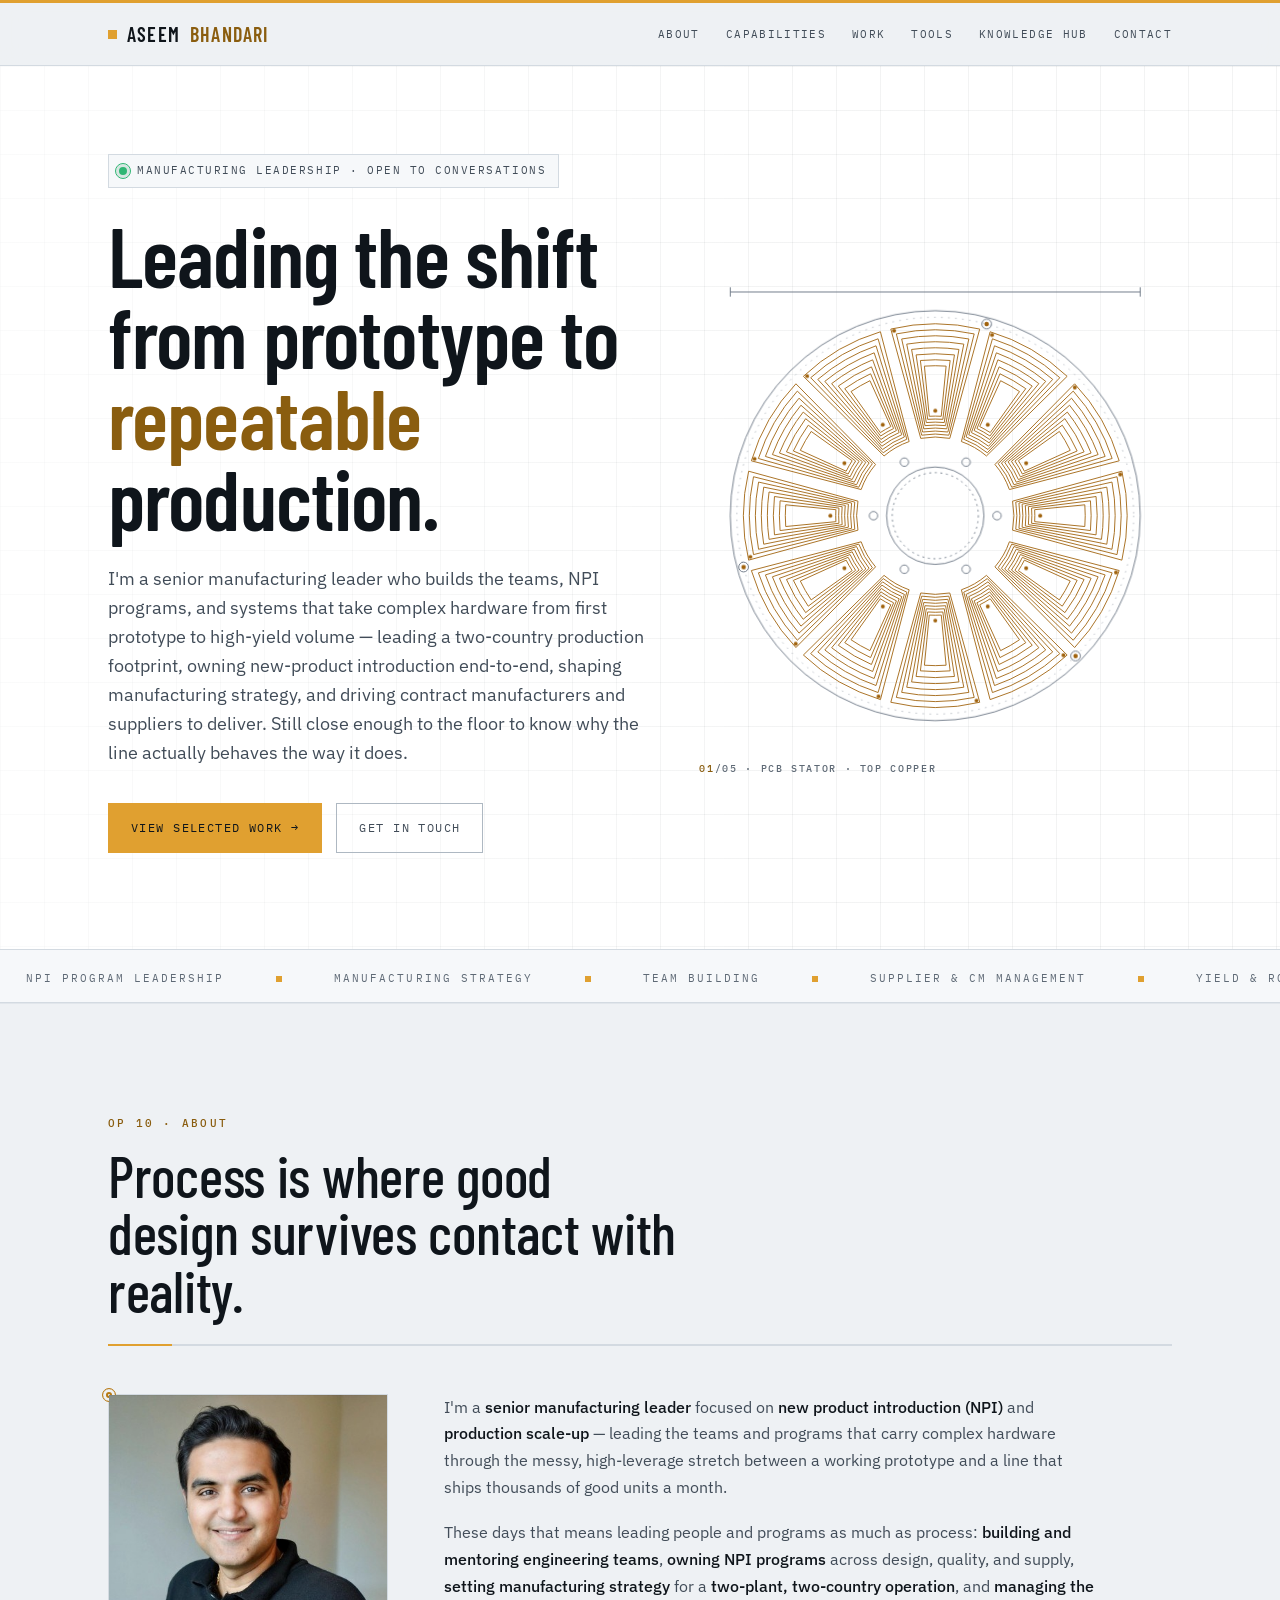
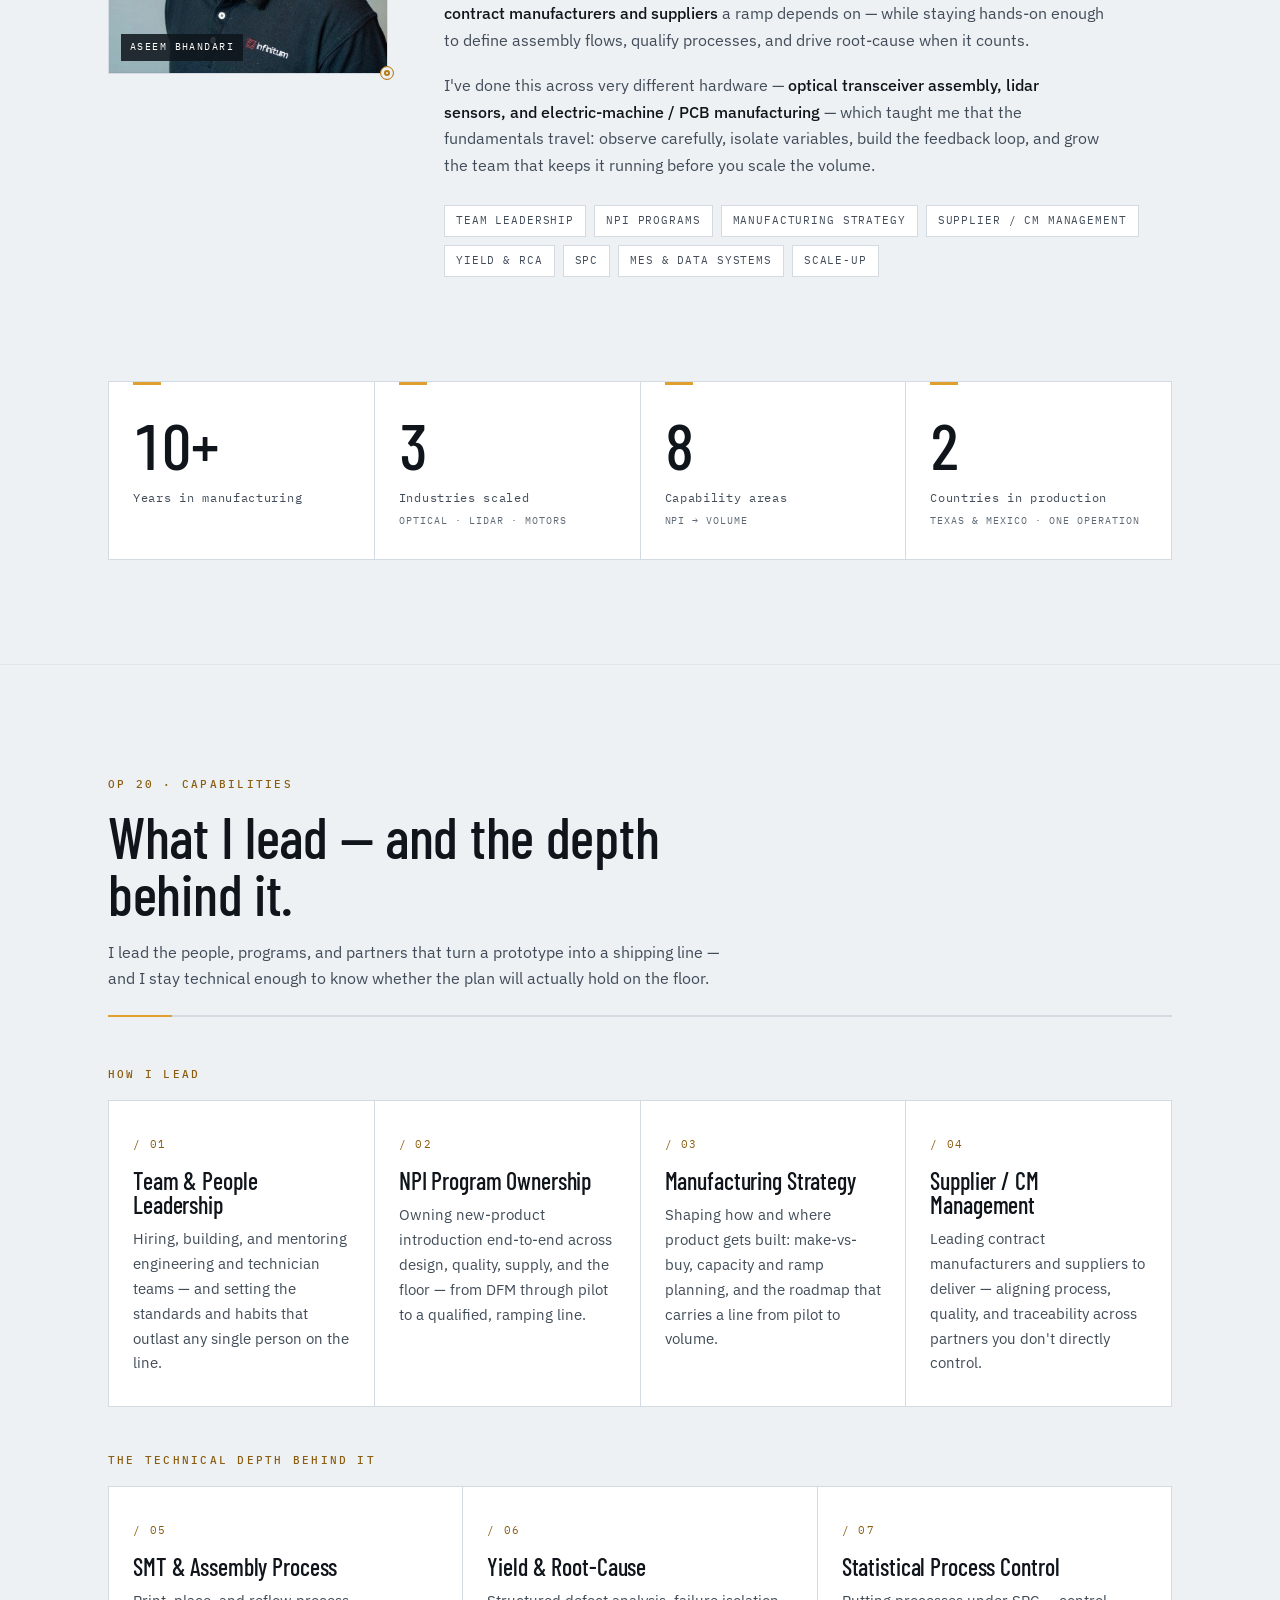
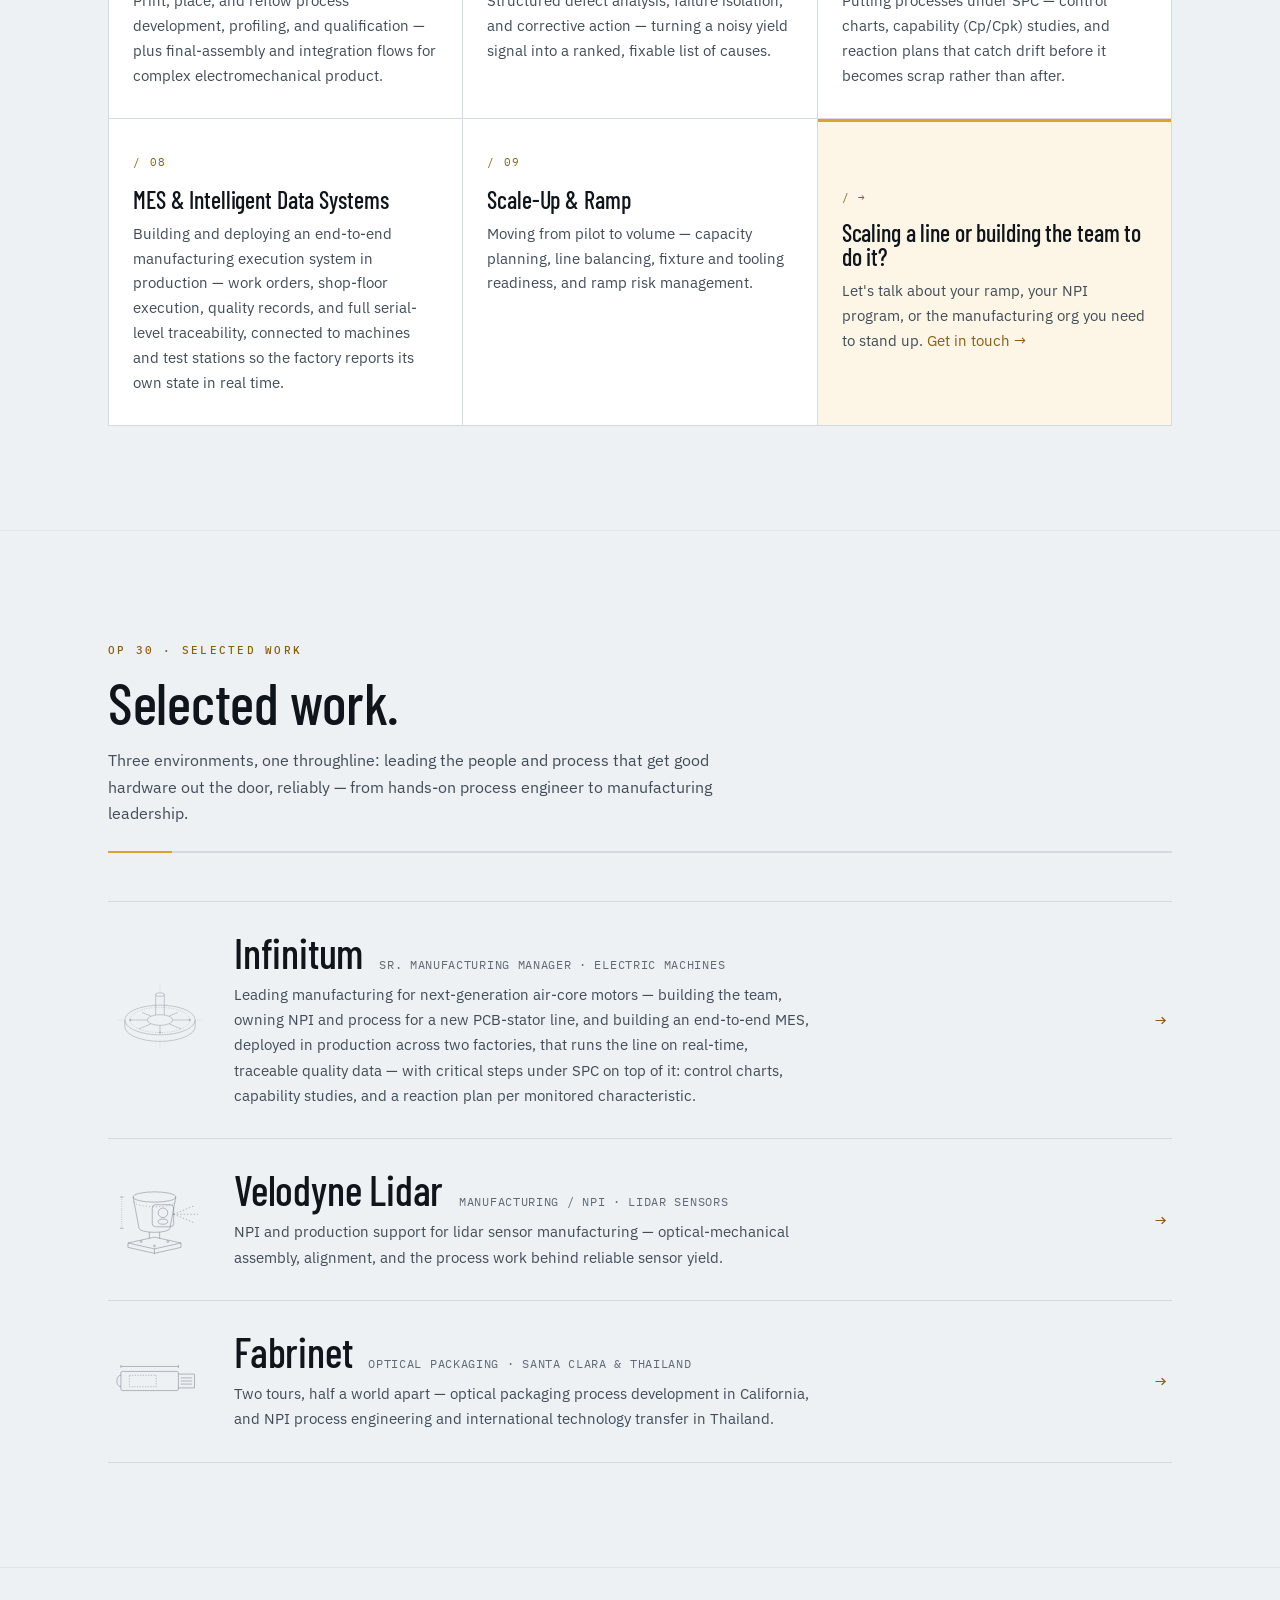
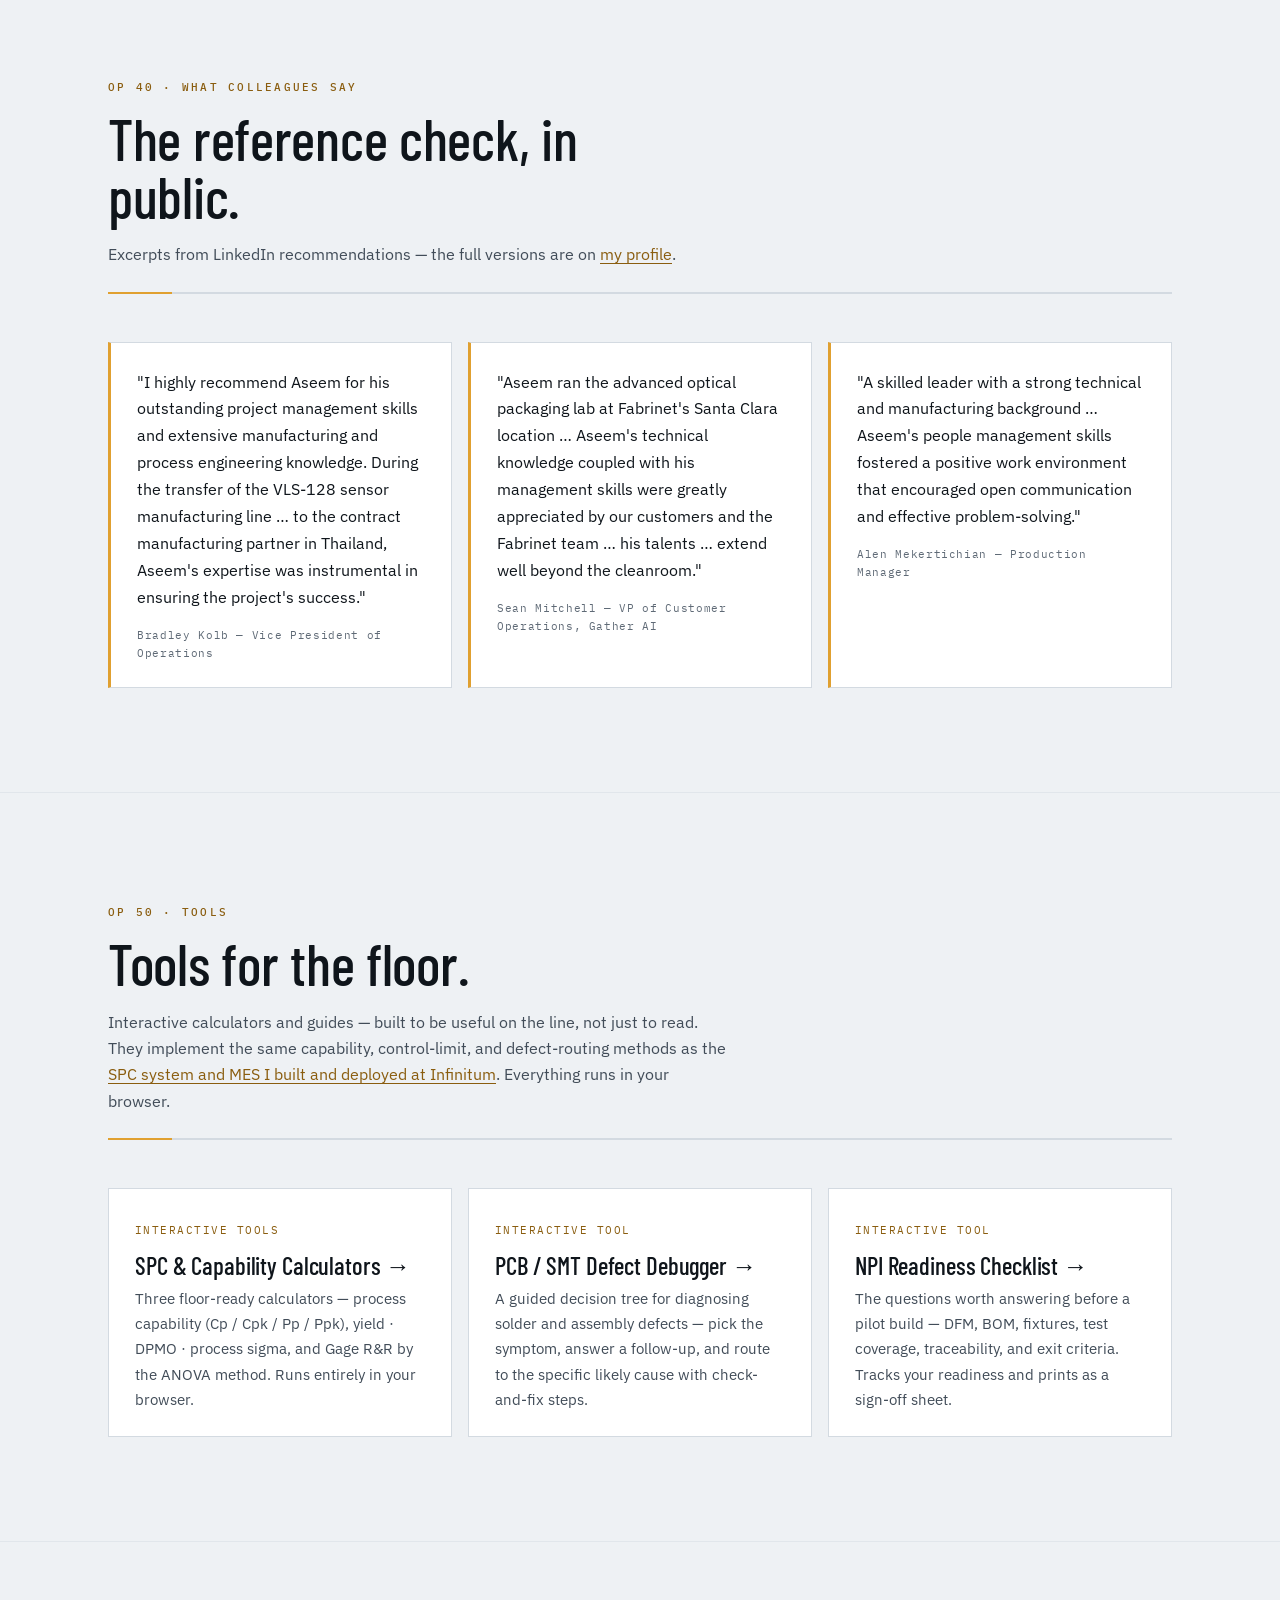
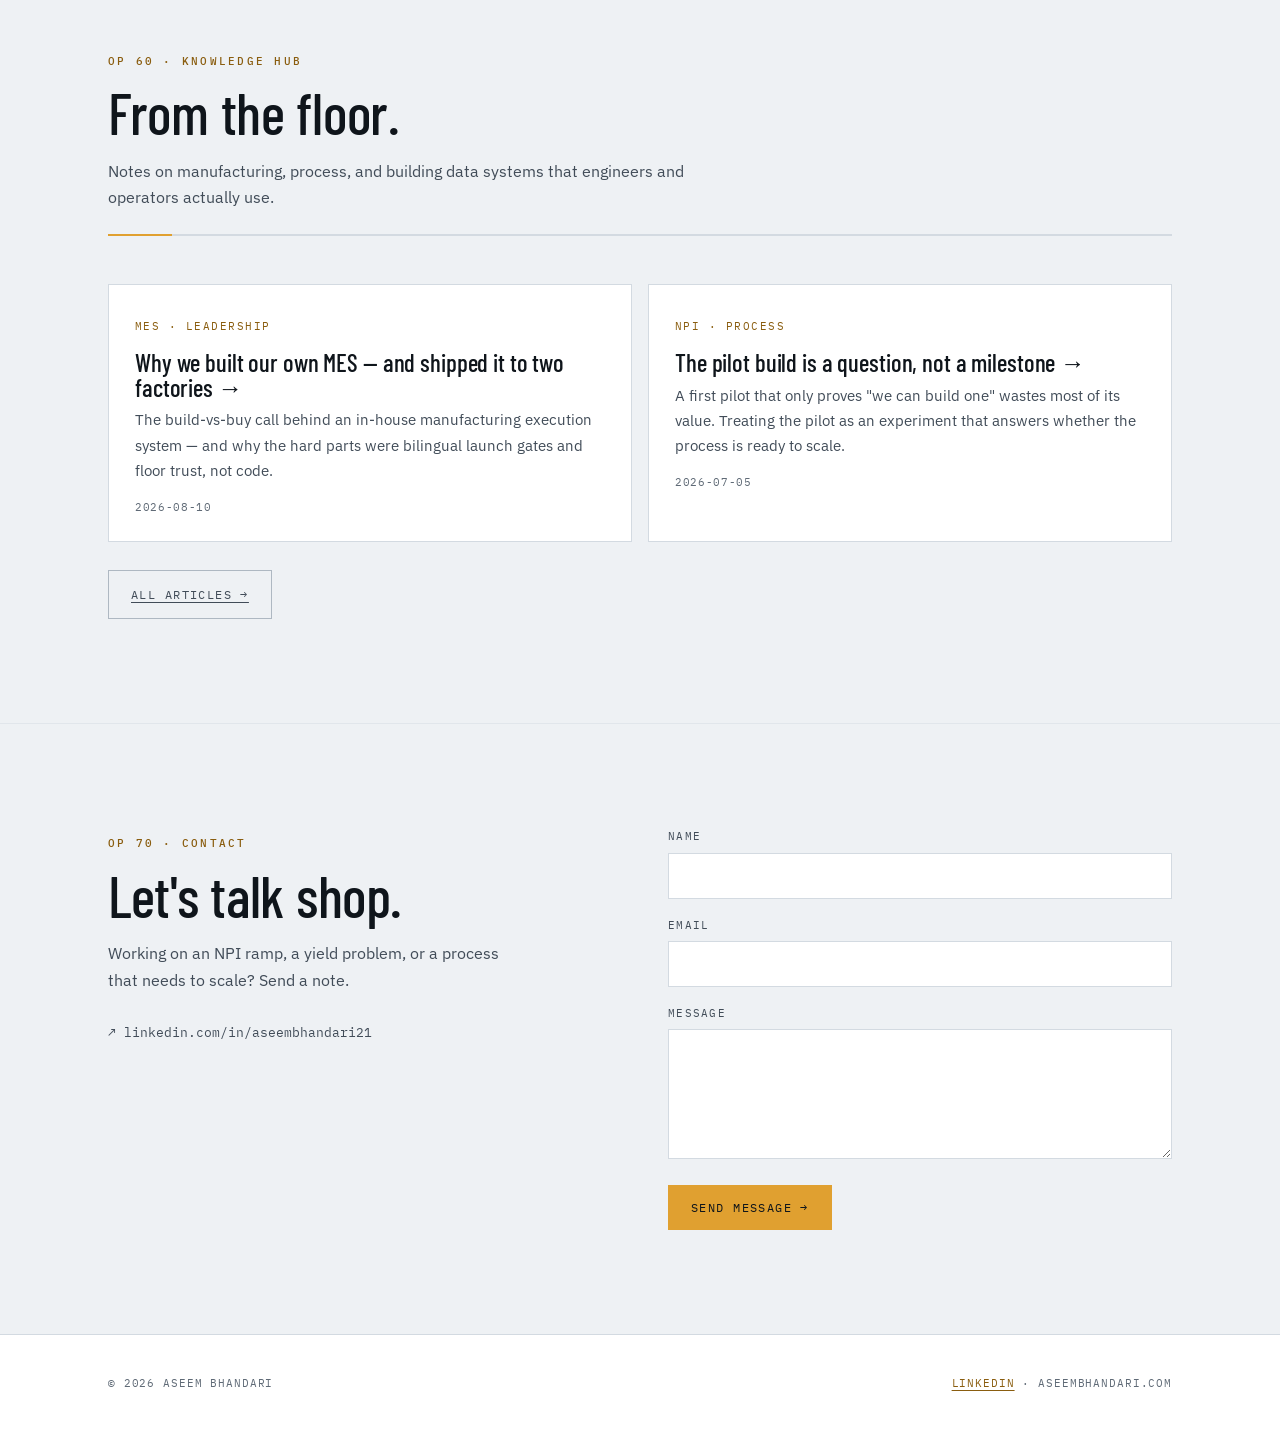
<file: index.html>
<!doctype html>
<html lang="en">
<head>
<meta charset="utf-8">
<meta name="viewport" content="width=device-width, initial-scale=1">
<title>Aseem Bhandari — Manufacturing Leader</title>
<meta name="description" content="Aseem Bhandari — senior manufacturing leader. I build the teams, NPI programs, and systems that take complex hardware from prototype to high-yield volume — across optical, lidar, and electric-machine manufacturing.">
<link rel="canonical" href="https://aseembhandari.com/">
<link rel="alternate" type="application/rss+xml" title="Aseem Bhandari — Knowledge Hub" href="https://aseembhandari.com/feed.xml">

<!-- icons -->
<link rel="icon" href="favicon.svg" type="image/svg+xml">
<link rel="apple-touch-icon" href="favicon.svg">

<!-- Open Graph -->
<meta property="og:type" content="website">
<meta property="og:site_name" content="Aseem Bhandari">
<meta property="og:title" content="Aseem Bhandari — Manufacturing Leader">
<meta property="og:description" content="Senior manufacturing leader. I build the teams, NPI programs, and systems that turn prototypes into repeatable, high-yield production — across optical, lidar, and electric-machine manufacturing.">
<meta property="og:url" content="https://aseembhandari.com/">
<meta property="og:image" content="https://aseembhandari.com/og-image.png">
<meta property="og:image:width" content="1200">
<meta property="og:image:height" content="630">
<meta property="og:image:alt" content="Aseem Bhandari — Manufacturing Leader">

<!-- Twitter -->
<meta name="twitter:card" content="summary_large_image">
<meta name="twitter:title" content="Aseem Bhandari — Manufacturing Leader">
<meta name="twitter:description" content="Senior manufacturing leader. Building the teams, programs, and systems that turn prototypes into repeatable production.">

<meta name="twitter:image" content="https://aseembhandari.com/og-image.png">

<!-- fonts (preconnect + async-friendly load) -->
<link rel="preconnect" href="https://fonts.googleapis.com">
<link rel="preconnect" href="https://fonts.gstatic.com" crossorigin>
<link rel="stylesheet" href="https://fonts.googleapis.com/css2?family=Barlow+Condensed:wght@500;600&family=IBM+Plex+Mono:wght@400;500;600&family=IBM+Plex+Sans:wght@400;500;600&display=swap">
<link rel="stylesheet" href="styles.css">

<!-- structured data -->
<script type="application/ld+json">
{
  "@context": "https://schema.org",
  "@graph": [
    {
      "@type": "WebSite",
      "@id": "https://aseembhandari.com/#website",
      "url": "https://aseembhandari.com/",
      "name": "Aseem Bhandari",
      "description": "Manufacturing leadership, NPI, SPC, and factory-floor data systems — articles and free engineering tools by Aseem Bhandari.",
      "inLanguage": "en",
      "publisher": {
        "@id": "https://aseembhandari.com/#person"
      }
    },
    {
      "@type": "Person",
      "@id": "https://aseembhandari.com/#person",
      "name": "Aseem Bhandari",
      "url": "https://aseembhandari.com/",
      "image": "https://aseembhandari.com/aseem.jpg",
      "jobTitle": "Senior Manufacturing Manager",
      "description": "Senior manufacturing leader specializing in new product introduction (NPI) program ownership, manufacturing team leadership, manufacturing strategy, supplier and contract-manufacturer management, and production scale-up — with hands-on depth in SMT process, yield and root-cause analysis, and statistical process control.",
      "sameAs": [
        "https://www.linkedin.com/in/aseembhandari21",
        "https://github.com/aseembhandari"
      ],
      "knowsAbout": [
        "Manufacturing Leadership",
        "New Product Introduction",
        "Manufacturing Strategy",
        "Supplier & Contract Manufacturer Management",
        "Team Leadership",
        "Production Scale-Up",
        "SMT Process",
        "Yield & Root-Cause Analysis",
        "Statistical Process Control",
        "Manufacturing Execution Systems (MES)"
      ],
      "worksFor": {
        "@type": "Organization",
        "name": "Infinitum",
        "url": "https://goinfinitum.com/"
      },
      "alumniOf": [
        {
          "@type": "Organization",
          "name": "Velodyne Lidar"
        },
        {
          "@type": "Organization",
          "name": "Fabrinet"
        }
      ]
    }
  ]
}
</script>
</head>
<body>
<a class="skip-link" href="#main">Skip to content</a>

<!-- NAV -->
<header class="nav">
  <div class="wrap">
    <a href="index.html" class="brand">Aseem <b>Bhandari</b></a>
    <button class="nav-toggle" aria-label="Menu" aria-controls="nav" aria-expanded="false" onclick="var n=document.getElementById('nav');this.setAttribute('aria-expanded', n.classList.toggle('open'))">≡</button>
    <nav class="nav-links" id="nav">
      <a href="#about">About</a>
      <a href="#capabilities">Capabilities</a>
      <a href="#work">Work</a>
      <a href="#hub">Tools</a>
      <a href="blog.html">Knowledge Hub</a>
      <a href="#contact">Contact</a>
    </nav>
  </div>
</header>

<main id="main">

<!-- HERO -->
<section class="hero">
  <div class="wrap">
    <div class="hero-copy">
    <span class="status load d1"><span class="dot"></span>Manufacturing leadership · open to conversations</span>
    <h1 class="load d2">Leading the shift from prototype to <em>repeatable</em> production.</h1>
    <p class="lede load d3">I'm a senior manufacturing leader who builds the teams, NPI programs, and systems that take complex hardware from first prototype to high-yield volume — leading a two-country production footprint, owning new-product introduction end-to-end, shaping manufacturing strategy, and driving contract manufacturers and suppliers to deliver. Still close enough to the floor to know why the line actually behaves the way it does.</p>
    <div class="cta-row load d4">
      <a href="#work" class="btn solid">View selected work →</a>
      <a href="#contact" class="btn ghost">Get in touch</a>
    </div>
    </div>
    <!-- Signature: five CAM-style plots of the hardware Aseem has taken to volume —
         PCB stator (Infinitum), an SMT board assembly, a chip-on-board die stack with
         wire bonds and a TOSA laser-to-fiber attach (Fabrinet optical packaging), a
         spinning lidar (Velodyne). Cycled by the script at the bottom of the page.
         Decorative; hidden from assistive tech. -->
    <div class="hero-illos" aria-hidden="true">
      <div class="plots">
      <figure class="frame is-active">
<svg class="plot" viewBox="0 0 520 520" fill="none" xmlns="http://www.w3.org/2000/svg" aria-hidden="true" focusable="false">
<g transform="translate(-7.78 5.87) scale(1.0299)">
<g class="cu" stroke="currentColor" stroke-width="1.019" stroke-linejoin="round">
<path pathLength="1" d="M212.5 60.6 A205.0 205.0 0 0 1 307.5 60.6 L275.5 177.4 A84.0 84.0 0 0 0 244.5 177.4 Z"/>
<path pathLength="1" d="M218.4 65.8 A198.6 198.6 0 0 1 301.6 65.8 L274.5 174.0 A87.2 87.2 0 0 0 245.5 174.0 Z"/>
<path pathLength="1" d="M224.1 71.2 A192.2 192.2 0 0 1 295.9 71.2 L273.5 170.6 A90.4 90.4 0 0 0 246.5 170.6 Z"/>
<path pathLength="1" d="M229.5 76.7 A185.8 185.8 0 0 1 290.5 76.7 L272.3 167.2 A93.6 93.6 0 0 0 247.7 167.2 Z"/>
<path pathLength="1" d="M234.7 82.4 A179.4 179.4 0 0 1 285.3 82.4 L271.0 163.8 A96.8 96.8 0 0 0 249.0 163.8 Z"/>
<path pathLength="1" d="M239.5 88.2 A173.0 173.0 0 0 1 280.5 88.2 L269.6 160.5 A100.0 100.0 0 0 0 250.4 160.5 Z"/>
<path pathLength="1" d="M244.1 94.2 A166.6 166.6 0 0 1 275.9 94.2 L268.1 157.1 A103.2 103.2 0 0 0 251.9 157.1 Z"/>
<path pathLength="1" d="M248.4 100.2 A160.2 160.2 0 0 1 271.6 100.2 L266.4 153.8 A106.4 106.4 0 0 0 253.6 153.8 Z"/>
<path pathLength="1" d="M318.6 63.5 A205.0 205.0 0 0 1 400.9 111.1 L314.7 196.2 A84.0 84.0 0 0 0 287.9 180.8 Z"/>
<path pathLength="1" d="M321.1 71.0 A198.6 198.6 0 0 1 393.1 112.6 L315.6 192.8 A87.2 87.2 0 0 0 290.4 178.3 Z"/>
<path pathLength="1" d="M323.3 78.5 A192.2 192.2 0 0 1 385.5 114.4 L316.3 189.3 A90.4 90.4 0 0 0 293.0 175.9 Z"/>
<path pathLength="1" d="M325.3 86.0 A185.8 185.8 0 0 1 378.0 116.5 L317.0 185.8 A93.6 93.6 0 0 0 295.8 173.5 Z"/>
<path pathLength="1" d="M326.9 93.5 A179.4 179.4 0 0 1 370.7 118.9 L317.6 182.2 A96.8 96.8 0 0 0 298.6 171.2 Z"/>
<path pathLength="1" d="M328.2 101.0 A173.0 173.0 0 0 1 363.6 121.5 L318.1 178.6 A100.0 100.0 0 0 0 301.5 169.0 Z"/>
<path pathLength="1" d="M329.1 108.4 A166.6 166.6 0 0 1 356.7 124.3 L318.4 174.9 A103.2 103.2 0 0 0 304.5 166.9 Z"/>
<path pathLength="1" d="M329.8 115.8 A160.2 160.2 0 0 1 350.0 127.4 L318.7 171.2 A106.4 106.4 0 0 0 307.5 164.8 Z"/>
<path pathLength="1" d="M408.9 119.1 A205.0 205.0 0 0 1 456.5 201.4 L339.2 232.1 A84.0 84.0 0 0 0 323.8 205.3 Z"/>
<path pathLength="1" d="M407.4 126.9 A198.6 198.6 0 0 1 449.0 198.9 L341.7 229.6 A87.2 87.2 0 0 0 327.2 204.4 Z"/>
<path pathLength="1" d="M405.6 134.5 A192.2 192.2 0 0 1 441.5 196.7 L344.1 227.0 A90.4 90.4 0 0 0 330.7 203.7 Z"/>
<path pathLength="1" d="M403.5 142.0 A185.8 185.8 0 0 1 434.0 194.7 L346.5 224.2 A93.6 93.6 0 0 0 334.2 203.0 Z"/>
<path pathLength="1" d="M401.1 149.3 A179.4 179.4 0 0 1 426.5 193.1 L348.8 221.4 A96.8 96.8 0 0 0 337.8 202.4 Z"/>
<path pathLength="1" d="M398.5 156.4 A173.0 173.0 0 0 1 419.0 191.8 L351.0 218.5 A100.0 100.0 0 0 0 341.4 201.9 Z"/>
<path pathLength="1" d="M395.7 163.3 A166.6 166.6 0 0 1 411.6 190.9 L353.1 215.5 A103.2 103.2 0 0 0 345.1 201.6 Z"/>
<path pathLength="1" d="M392.6 170.0 A160.2 160.2 0 0 1 404.2 190.2 L355.2 212.5 A106.4 106.4 0 0 0 348.8 201.3 Z"/>
<path pathLength="1" d="M459.4 212.5 A205.0 205.0 0 0 1 459.4 307.5 L342.6 275.5 A84.0 84.0 0 0 0 342.6 244.5 Z"/>
<path pathLength="1" d="M454.2 218.4 A198.6 198.6 0 0 1 454.2 301.6 L346.0 274.5 A87.2 87.2 0 0 0 346.0 245.5 Z"/>
<path pathLength="1" d="M448.8 224.1 A192.2 192.2 0 0 1 448.8 295.9 L349.4 273.5 A90.4 90.4 0 0 0 349.4 246.5 Z"/>
<path pathLength="1" d="M443.3 229.5 A185.8 185.8 0 0 1 443.3 290.5 L352.8 272.3 A93.6 93.6 0 0 0 352.8 247.7 Z"/>
<path pathLength="1" d="M437.6 234.7 A179.4 179.4 0 0 1 437.6 285.3 L356.2 271.0 A96.8 96.8 0 0 0 356.2 249.0 Z"/>
<path pathLength="1" d="M431.8 239.5 A173.0 173.0 0 0 1 431.8 280.5 L359.5 269.6 A100.0 100.0 0 0 0 359.5 250.4 Z"/>
<path pathLength="1" d="M425.8 244.1 A166.6 166.6 0 0 1 425.8 275.9 L362.9 268.1 A103.2 103.2 0 0 0 362.9 251.9 Z"/>
<path pathLength="1" d="M419.8 248.4 A160.2 160.2 0 0 1 419.8 271.6 L366.2 266.4 A106.4 106.4 0 0 0 366.2 253.6 Z"/>
<path pathLength="1" d="M456.5 318.6 A205.0 205.0 0 0 1 408.9 400.9 L323.8 314.7 A84.0 84.0 0 0 0 339.2 287.9 Z"/>
<path pathLength="1" d="M449.0 321.1 A198.6 198.6 0 0 1 407.4 393.1 L327.2 315.6 A87.2 87.2 0 0 0 341.7 290.4 Z"/>
<path pathLength="1" d="M441.5 323.3 A192.2 192.2 0 0 1 405.6 385.5 L330.7 316.3 A90.4 90.4 0 0 0 344.1 293.0 Z"/>
<path pathLength="1" d="M434.0 325.3 A185.8 185.8 0 0 1 403.5 378.0 L334.2 317.0 A93.6 93.6 0 0 0 346.5 295.8 Z"/>
<path pathLength="1" d="M426.5 326.9 A179.4 179.4 0 0 1 401.1 370.7 L337.8 317.6 A96.8 96.8 0 0 0 348.8 298.6 Z"/>
<path pathLength="1" d="M419.0 328.2 A173.0 173.0 0 0 1 398.5 363.6 L341.4 318.1 A100.0 100.0 0 0 0 351.0 301.5 Z"/>
<path pathLength="1" d="M411.6 329.1 A166.6 166.6 0 0 1 395.7 356.7 L345.1 318.4 A103.2 103.2 0 0 0 353.1 304.5 Z"/>
<path pathLength="1" d="M404.2 329.8 A160.2 160.2 0 0 1 392.6 350.0 L348.8 318.7 A106.4 106.4 0 0 0 355.2 307.5 Z"/>
<path pathLength="1" d="M400.9 408.9 A205.0 205.0 0 0 1 318.6 456.5 L287.9 339.2 A84.0 84.0 0 0 0 314.7 323.8 Z"/>
<path pathLength="1" d="M393.1 407.4 A198.6 198.6 0 0 1 321.1 449.0 L290.4 341.7 A87.2 87.2 0 0 0 315.6 327.2 Z"/>
<path pathLength="1" d="M385.5 405.6 A192.2 192.2 0 0 1 323.3 441.5 L293.0 344.1 A90.4 90.4 0 0 0 316.3 330.7 Z"/>
<path pathLength="1" d="M378.0 403.5 A185.8 185.8 0 0 1 325.3 434.0 L295.8 346.5 A93.6 93.6 0 0 0 317.0 334.2 Z"/>
<path pathLength="1" d="M370.7 401.1 A179.4 179.4 0 0 1 326.9 426.5 L298.6 348.8 A96.8 96.8 0 0 0 317.6 337.8 Z"/>
<path pathLength="1" d="M363.6 398.5 A173.0 173.0 0 0 1 328.2 419.0 L301.5 351.0 A100.0 100.0 0 0 0 318.1 341.4 Z"/>
<path pathLength="1" d="M356.7 395.7 A166.6 166.6 0 0 1 329.1 411.6 L304.5 353.1 A103.2 103.2 0 0 0 318.4 345.1 Z"/>
<path pathLength="1" d="M350.0 392.6 A160.2 160.2 0 0 1 329.8 404.2 L307.5 355.2 A106.4 106.4 0 0 0 318.7 348.8 Z"/>
<path pathLength="1" d="M307.5 459.4 A205.0 205.0 0 0 1 212.5 459.4 L244.5 342.6 A84.0 84.0 0 0 0 275.5 342.6 Z"/>
<path pathLength="1" d="M301.6 454.2 A198.6 198.6 0 0 1 218.4 454.2 L245.5 346.0 A87.2 87.2 0 0 0 274.5 346.0 Z"/>
<path pathLength="1" d="M295.9 448.8 A192.2 192.2 0 0 1 224.1 448.8 L246.5 349.4 A90.4 90.4 0 0 0 273.5 349.4 Z"/>
<path pathLength="1" d="M290.5 443.3 A185.8 185.8 0 0 1 229.5 443.3 L247.7 352.8 A93.6 93.6 0 0 0 272.3 352.8 Z"/>
<path pathLength="1" d="M285.3 437.6 A179.4 179.4 0 0 1 234.7 437.6 L249.0 356.2 A96.8 96.8 0 0 0 271.0 356.2 Z"/>
<path pathLength="1" d="M280.5 431.8 A173.0 173.0 0 0 1 239.5 431.8 L250.4 359.5 A100.0 100.0 0 0 0 269.6 359.5 Z"/>
<path pathLength="1" d="M275.9 425.8 A166.6 166.6 0 0 1 244.1 425.8 L251.9 362.9 A103.2 103.2 0 0 0 268.1 362.9 Z"/>
<path pathLength="1" d="M271.6 419.8 A160.2 160.2 0 0 1 248.4 419.8 L253.6 366.2 A106.4 106.4 0 0 0 266.4 366.2 Z"/>
<path pathLength="1" d="M201.4 456.5 A205.0 205.0 0 0 1 119.1 408.9 L205.3 323.8 A84.0 84.0 0 0 0 232.1 339.2 Z"/>
<path pathLength="1" d="M198.9 449.0 A198.6 198.6 0 0 1 126.9 407.4 L204.4 327.2 A87.2 87.2 0 0 0 229.6 341.7 Z"/>
<path pathLength="1" d="M196.7 441.5 A192.2 192.2 0 0 1 134.5 405.6 L203.7 330.7 A90.4 90.4 0 0 0 227.0 344.1 Z"/>
<path pathLength="1" d="M194.7 434.0 A185.8 185.8 0 0 1 142.0 403.5 L203.0 334.2 A93.6 93.6 0 0 0 224.2 346.5 Z"/>
<path pathLength="1" d="M193.1 426.5 A179.4 179.4 0 0 1 149.3 401.1 L202.4 337.8 A96.8 96.8 0 0 0 221.4 348.8 Z"/>
<path pathLength="1" d="M191.8 419.0 A173.0 173.0 0 0 1 156.4 398.5 L201.9 341.4 A100.0 100.0 0 0 0 218.5 351.0 Z"/>
<path pathLength="1" d="M190.9 411.6 A166.6 166.6 0 0 1 163.3 395.7 L201.6 345.1 A103.2 103.2 0 0 0 215.5 353.1 Z"/>
<path pathLength="1" d="M190.2 404.2 A160.2 160.2 0 0 1 170.0 392.6 L201.3 348.8 A106.4 106.4 0 0 0 212.5 355.2 Z"/>
<path pathLength="1" d="M111.1 400.9 A205.0 205.0 0 0 1 63.5 318.6 L180.8 287.9 A84.0 84.0 0 0 0 196.2 314.7 Z"/>
<path pathLength="1" d="M112.6 393.1 A198.6 198.6 0 0 1 71.0 321.1 L178.3 290.4 A87.2 87.2 0 0 0 192.8 315.6 Z"/>
<path pathLength="1" d="M114.4 385.5 A192.2 192.2 0 0 1 78.5 323.3 L175.9 293.0 A90.4 90.4 0 0 0 189.3 316.3 Z"/>
<path pathLength="1" d="M116.5 378.0 A185.8 185.8 0 0 1 86.0 325.3 L173.5 295.8 A93.6 93.6 0 0 0 185.8 317.0 Z"/>
<path pathLength="1" d="M118.9 370.7 A179.4 179.4 0 0 1 93.5 326.9 L171.2 298.6 A96.8 96.8 0 0 0 182.2 317.6 Z"/>
<path pathLength="1" d="M121.5 363.6 A173.0 173.0 0 0 1 101.0 328.2 L169.0 301.5 A100.0 100.0 0 0 0 178.6 318.1 Z"/>
<path pathLength="1" d="M124.3 356.7 A166.6 166.6 0 0 1 108.4 329.1 L166.9 304.5 A103.2 103.2 0 0 0 174.9 318.4 Z"/>
<path pathLength="1" d="M127.4 350.0 A160.2 160.2 0 0 1 115.8 329.8 L164.8 307.5 A106.4 106.4 0 0 0 171.2 318.7 Z"/>
<path pathLength="1" d="M60.6 307.5 A205.0 205.0 0 0 1 60.6 212.5 L177.4 244.5 A84.0 84.0 0 0 0 177.4 275.5 Z"/>
<path pathLength="1" d="M65.8 301.6 A198.6 198.6 0 0 1 65.8 218.4 L174.0 245.5 A87.2 87.2 0 0 0 174.0 274.5 Z"/>
<path pathLength="1" d="M71.2 295.9 A192.2 192.2 0 0 1 71.2 224.1 L170.6 246.5 A90.4 90.4 0 0 0 170.6 273.5 Z"/>
<path pathLength="1" d="M76.7 290.5 A185.8 185.8 0 0 1 76.7 229.5 L167.2 247.7 A93.6 93.6 0 0 0 167.2 272.3 Z"/>
<path pathLength="1" d="M82.4 285.3 A179.4 179.4 0 0 1 82.4 234.7 L163.8 249.0 A96.8 96.8 0 0 0 163.8 271.0 Z"/>
<path pathLength="1" d="M88.2 280.5 A173.0 173.0 0 0 1 88.2 239.5 L160.5 250.4 A100.0 100.0 0 0 0 160.5 269.6 Z"/>
<path pathLength="1" d="M94.2 275.9 A166.6 166.6 0 0 1 94.2 244.1 L157.1 251.9 A103.2 103.2 0 0 0 157.1 268.1 Z"/>
<path pathLength="1" d="M100.2 271.6 A160.2 160.2 0 0 1 100.2 248.4 L153.8 253.6 A106.4 106.4 0 0 0 153.8 266.4 Z"/>
<path pathLength="1" d="M63.5 201.4 A205.0 205.0 0 0 1 111.1 119.1 L196.2 205.3 A84.0 84.0 0 0 0 180.8 232.1 Z"/>
<path pathLength="1" d="M71.0 198.9 A198.6 198.6 0 0 1 112.6 126.9 L192.8 204.4 A87.2 87.2 0 0 0 178.3 229.6 Z"/>
<path pathLength="1" d="M78.5 196.7 A192.2 192.2 0 0 1 114.4 134.5 L189.3 203.7 A90.4 90.4 0 0 0 175.9 227.0 Z"/>
<path pathLength="1" d="M86.0 194.7 A185.8 185.8 0 0 1 116.5 142.0 L185.8 203.0 A93.6 93.6 0 0 0 173.5 224.2 Z"/>
<path pathLength="1" d="M93.5 193.1 A179.4 179.4 0 0 1 118.9 149.3 L182.2 202.4 A96.8 96.8 0 0 0 171.2 221.4 Z"/>
<path pathLength="1" d="M101.0 191.8 A173.0 173.0 0 0 1 121.5 156.4 L178.6 201.9 A100.0 100.0 0 0 0 169.0 218.5 Z"/>
<path pathLength="1" d="M108.4 190.9 A166.6 166.6 0 0 1 124.3 163.3 L174.9 201.6 A103.2 103.2 0 0 0 166.9 215.5 Z"/>
<path pathLength="1" d="M115.8 190.2 A160.2 160.2 0 0 1 127.4 170.0 L171.2 201.3 A106.4 106.4 0 0 0 164.8 212.5 Z"/>
<path pathLength="1" d="M119.1 111.1 A205.0 205.0 0 0 1 201.4 63.5 L232.1 180.8 A84.0 84.0 0 0 0 205.3 196.2 Z"/>
<path pathLength="1" d="M126.9 112.6 A198.6 198.6 0 0 1 198.9 71.0 L229.6 178.3 A87.2 87.2 0 0 0 204.4 192.8 Z"/>
<path pathLength="1" d="M134.5 114.4 A192.2 192.2 0 0 1 196.7 78.5 L227.0 175.9 A90.4 90.4 0 0 0 203.7 189.3 Z"/>
<path pathLength="1" d="M142.0 116.5 A185.8 185.8 0 0 1 194.7 86.0 L224.2 173.5 A93.6 93.6 0 0 0 203.0 185.8 Z"/>
<path pathLength="1" d="M149.3 118.9 A179.4 179.4 0 0 1 193.1 93.5 L221.4 171.2 A96.8 96.8 0 0 0 202.4 182.2 Z"/>
<path pathLength="1" d="M156.4 121.5 A173.0 173.0 0 0 1 191.8 101.0 L218.5 169.0 A100.0 100.0 0 0 0 201.9 178.6 Z"/>
<path pathLength="1" d="M163.3 124.3 A166.6 166.6 0 0 1 190.9 108.4 L215.5 166.9 A103.2 103.2 0 0 0 201.6 174.9 Z"/>
<path pathLength="1" d="M170.0 127.4 A160.2 160.2 0 0 1 190.2 115.8 L212.5 164.8 A106.4 106.4 0 0 0 201.3 171.2 Z"/>
</g>
<g class="via" fill="currentColor">
<circle cx="216.0" cy="62.4" r="2.1"/>
<circle cx="260.0" cy="147.9" r="2.1"/>
<circle cx="320.7" cy="66.9" r="2.1"/>
<circle cx="316.1" cy="162.9" r="2.1"/>
<circle cx="409.1" cy="123.1" r="2.1"/>
<circle cx="357.1" cy="204.0" r="2.1"/>
<circle cx="457.6" cy="216.0" r="2.1"/>
<circle cx="372.1" cy="260.0" r="2.1"/>
<circle cx="453.1" cy="320.7" r="2.1"/>
<circle cx="357.1" cy="316.1" r="2.1"/>
<circle cx="396.9" cy="409.1" r="2.1"/>
<circle cx="316.1" cy="357.1" r="2.1"/>
<circle cx="304.0" cy="457.6" r="2.1"/>
<circle cx="260.0" cy="372.1" r="2.1"/>
<circle cx="199.3" cy="453.1" r="2.1"/>
<circle cx="204.0" cy="357.1" r="2.1"/>
<circle cx="110.9" cy="396.9" r="2.1"/>
<circle cx="162.9" cy="316.1" r="2.1"/>
<circle cx="62.4" cy="304.0" r="2.1"/>
<circle cx="147.9" cy="260.0" r="2.1"/>
<circle cx="66.9" cy="199.3" r="2.1"/>
<circle cx="162.9" cy="203.9" r="2.1"/>
<circle cx="123.1" cy="110.9" r="2.1"/>
<circle cx="203.9" cy="162.9" r="2.1"/>
</g>
<g class="ol" stroke="currentColor" stroke-width="0.971">
<circle cx="260" cy="260" r="219"/>
<circle cx="260" cy="260" r="52"/>
<circle cx="260" cy="260" r="46" stroke-dasharray="2 4"/>
<circle cx="260" cy="260" r="212" stroke-dasharray="1.5 6" opacity=".55"/>
<circle cx="293.0" cy="202.8" r="4.5"/>
<circle cx="326.0" cy="260.0" r="4.5"/>
<circle cx="293.0" cy="317.2" r="4.5"/>
<circle cx="227.0" cy="317.2" r="4.5"/>
<circle cx="194.0" cy="260.0" r="4.5"/>
<circle cx="227.0" cy="202.8" r="4.5"/>
<circle cx="314.9" cy="55.2" r="2.4" class="fid"/><circle cx="314.9" cy="55.2" r="5.2"/>
<circle cx="409.9" cy="409.9" r="2.4" class="fid"/><circle cx="409.9" cy="409.9" r="5.2"/>
<circle cx="55.2" cy="314.9" r="2.4" class="fid"/><circle cx="55.2" cy="314.9" r="5.2"/>
</g>
<g class="dim"><path d="M41 16v10M479 16v10M41 21H479"/></g>
</g>
</svg>
        <figcaption><b>01</b>/05 · PCB stator · top copper</figcaption>
      </figure>
      <figure class="frame">
<svg class="plot" viewBox="0 0 520 520" fill="none" xmlns="http://www.w3.org/2000/svg" aria-hidden="true" focusable="false">
<g transform="translate(-50.96 -29.13) scale(1.1960)">
<g class="ol" stroke="currentColor" stroke-width="0.836">
<rect x="60" y="92" width="400" height="336" rx="6"/>
<circle cx="72" cy="104" r="4"/>
<circle cx="448" cy="104" r="4"/>
<circle cx="72" cy="416" r="4"/>
<circle cx="448" cy="416" r="4"/>
<circle cx="96" cy="128" r="5.4"/>
<circle cx="424" cy="392" r="5.4"/>
<circle cx="424" cy="128" r="5.4"/>
<rect x="108" y="150" width="112" height="112"/><circle cx="118" cy="160" r="1.8"/>
<rect x="300" y="150" width="100" height="100"/><circle cx="310" cy="160" r="1.8"/>
<rect x="103" y="295" width="18" height="10"/>
<rect x="127" y="295" width="18" height="10"/>
<rect x="151" y="295" width="18" height="10"/>
<rect x="175" y="295" width="18" height="10"/>
<rect x="199" y="295" width="18" height="10"/>
<rect x="223" y="295" width="18" height="10"/>
<rect x="247" y="295" width="18" height="10"/>
<rect x="271" y="295" width="18" height="10"/>
<rect x="295" y="295" width="18" height="10"/>
<rect x="103" y="319" width="18" height="10"/>
<rect x="127" y="319" width="18" height="10"/>
<rect x="151" y="319" width="18" height="10"/>
<rect x="175" y="319" width="18" height="10"/>
<rect x="199" y="319" width="18" height="10"/>
<rect x="223" y="319" width="18" height="10"/>
<rect x="247" y="319" width="18" height="10"/>
<rect x="271" y="319" width="18" height="10"/>
<rect x="295" y="319" width="18" height="10"/>
<rect x="103" y="343" width="18" height="10"/>
<rect x="127" y="343" width="18" height="10"/>
<rect x="151" y="343" width="18" height="10"/>
<rect x="175" y="343" width="18" height="10"/>
<rect x="199" y="343" width="18" height="10"/>
<rect x="223" y="343" width="18" height="10"/>
<rect x="247" y="343" width="18" height="10"/>
<rect x="271" y="343" width="18" height="10"/>
<rect x="295" y="343" width="18" height="10"/>
<rect x="427" y="151" width="10" height="18"/>
<rect x="427" y="177" width="10" height="18"/>
<rect x="427" y="203" width="10" height="18"/>
<rect x="427" y="229" width="10" height="18"/>
<rect x="427" y="255" width="10" height="18"/>
<rect x="427" y="281" width="10" height="18"/>
<rect x="310" y="282" width="16" height="16"/>
<rect x="340" y="282" width="16" height="16"/>
<rect x="370" y="282" width="16" height="16"/>
<rect x="190" y="392" width="140" height="26"/>
</g>
<g class="cu" stroke="currentColor" stroke-width="0.878" stroke-linejoin="round" stroke-linecap="round">
<path pathLength="1" d="M220 170h20l12 12h34"/>
<path pathLength="1" d="M220 184h24l12 12h30"/>
<path pathLength="1" d="M220 198h28l12 12h26"/>
<path pathLength="1" d="M220 212h32l12 12h22"/>
<path pathLength="1" d="M220 226h36l12 12h18"/>
<path pathLength="1" d="M220 240h40l12 12h14"/>
<path pathLength="1" d="M316 260v14l-8 8v16"/>
<path pathLength="1" d="M336 260v18l-8 8v12"/>
<path pathLength="1" d="M356 260v22l-8 8v8"/>
<path pathLength="1" d="M376 260v26l-8 8v4"/>
<path pathLength="1" d="M202 386v-18"/>
<path pathLength="1" d="M213 386v-26"/>
<path pathLength="1" d="M224 386v-18"/>
<path pathLength="1" d="M235 386v-26"/>
<path pathLength="1" d="M246 386v-18"/>
<path pathLength="1" d="M108 206H84V140l12 -12"/><path pathLength="1" d="M400 200h24"/>
</g>
<g class="via" fill="currentColor">
<circle cx="96" cy="128" r="2.4"/>
<circle cx="424" cy="392" r="2.4"/>
<circle cx="424" cy="128" r="2.4"/>
<circle cx="120" cy="162" r="1.7"/>
<circle cx="120" cy="170" r="1.7"/>
<circle cx="120" cy="178" r="1.7"/>
<circle cx="120" cy="186" r="1.7"/>
<circle cx="120" cy="194" r="1.7"/>
<circle cx="120" cy="202" r="1.7"/>
<circle cx="120" cy="210" r="1.7"/>
<circle cx="120" cy="218" r="1.7"/>
<circle cx="120" cy="226" r="1.7"/>
<circle cx="120" cy="234" r="1.7"/>
<circle cx="120" cy="242" r="1.7"/>
<circle cx="120" cy="250" r="1.7"/>
<circle cx="128" cy="162" r="1.7"/>
<circle cx="128" cy="170" r="1.7"/>
<circle cx="128" cy="178" r="1.7"/>
<circle cx="128" cy="186" r="1.7"/>
<circle cx="128" cy="194" r="1.7"/>
<circle cx="128" cy="202" r="1.7"/>
<circle cx="128" cy="210" r="1.7"/>
<circle cx="128" cy="218" r="1.7"/>
<circle cx="128" cy="226" r="1.7"/>
<circle cx="128" cy="234" r="1.7"/>
<circle cx="128" cy="242" r="1.7"/>
<circle cx="128" cy="250" r="1.7"/>
<circle cx="136" cy="162" r="1.7"/>
<circle cx="136" cy="170" r="1.7"/>
<circle cx="136" cy="178" r="1.7"/>
<circle cx="136" cy="186" r="1.7"/>
<circle cx="136" cy="194" r="1.7"/>
<circle cx="136" cy="202" r="1.7"/>
<circle cx="136" cy="210" r="1.7"/>
<circle cx="136" cy="218" r="1.7"/>
<circle cx="136" cy="226" r="1.7"/>
<circle cx="136" cy="234" r="1.7"/>
<circle cx="136" cy="242" r="1.7"/>
<circle cx="136" cy="250" r="1.7"/>
<circle cx="144" cy="162" r="1.7"/>
<circle cx="144" cy="170" r="1.7"/>
<circle cx="144" cy="178" r="1.7"/>
<circle cx="144" cy="186" r="1.7"/>
<circle cx="144" cy="194" r="1.7"/>
<circle cx="144" cy="202" r="1.7"/>
<circle cx="144" cy="210" r="1.7"/>
<circle cx="144" cy="218" r="1.7"/>
<circle cx="144" cy="226" r="1.7"/>
<circle cx="144" cy="234" r="1.7"/>
<circle cx="144" cy="242" r="1.7"/>
<circle cx="144" cy="250" r="1.7"/>
<circle cx="152" cy="162" r="1.7"/>
<circle cx="152" cy="170" r="1.7"/>
<circle cx="152" cy="178" r="1.7"/>
<circle cx="152" cy="186" r="1.7"/>
<circle cx="152" cy="194" r="1.7"/>
<circle cx="152" cy="202" r="1.7"/>
<circle cx="152" cy="210" r="1.7"/>
<circle cx="152" cy="218" r="1.7"/>
<circle cx="152" cy="226" r="1.7"/>
<circle cx="152" cy="234" r="1.7"/>
<circle cx="152" cy="242" r="1.7"/>
<circle cx="152" cy="250" r="1.7"/>
<circle cx="160" cy="162" r="1.7"/>
<circle cx="160" cy="170" r="1.7"/>
<circle cx="160" cy="178" r="1.7"/>
<circle cx="160" cy="186" r="1.7"/>
<circle cx="160" cy="194" r="1.7"/>
<circle cx="160" cy="202" r="1.7"/>
<circle cx="160" cy="210" r="1.7"/>
<circle cx="160" cy="218" r="1.7"/>
<circle cx="160" cy="226" r="1.7"/>
<circle cx="160" cy="234" r="1.7"/>
<circle cx="160" cy="242" r="1.7"/>
<circle cx="160" cy="250" r="1.7"/>
<circle cx="168" cy="162" r="1.7"/>
<circle cx="168" cy="170" r="1.7"/>
<circle cx="168" cy="178" r="1.7"/>
<circle cx="168" cy="186" r="1.7"/>
<circle cx="168" cy="194" r="1.7"/>
<circle cx="168" cy="202" r="1.7"/>
<circle cx="168" cy="210" r="1.7"/>
<circle cx="168" cy="218" r="1.7"/>
<circle cx="168" cy="226" r="1.7"/>
<circle cx="168" cy="234" r="1.7"/>
<circle cx="168" cy="242" r="1.7"/>
<circle cx="168" cy="250" r="1.7"/>
<circle cx="176" cy="162" r="1.7"/>
<circle cx="176" cy="170" r="1.7"/>
<circle cx="176" cy="178" r="1.7"/>
<circle cx="176" cy="186" r="1.7"/>
<circle cx="176" cy="194" r="1.7"/>
<circle cx="176" cy="202" r="1.7"/>
<circle cx="176" cy="210" r="1.7"/>
<circle cx="176" cy="218" r="1.7"/>
<circle cx="176" cy="226" r="1.7"/>
<circle cx="176" cy="234" r="1.7"/>
<circle cx="176" cy="242" r="1.7"/>
<circle cx="176" cy="250" r="1.7"/>
<circle cx="184" cy="162" r="1.7"/>
<circle cx="184" cy="170" r="1.7"/>
<circle cx="184" cy="178" r="1.7"/>
<circle cx="184" cy="186" r="1.7"/>
<circle cx="184" cy="194" r="1.7"/>
<circle cx="184" cy="202" r="1.7"/>
<circle cx="184" cy="210" r="1.7"/>
<circle cx="184" cy="218" r="1.7"/>
<circle cx="184" cy="226" r="1.7"/>
<circle cx="184" cy="234" r="1.7"/>
<circle cx="184" cy="242" r="1.7"/>
<circle cx="184" cy="250" r="1.7"/>
<circle cx="192" cy="162" r="1.7"/>
<circle cx="192" cy="170" r="1.7"/>
<circle cx="192" cy="178" r="1.7"/>
<circle cx="192" cy="186" r="1.7"/>
<circle cx="192" cy="194" r="1.7"/>
<circle cx="192" cy="202" r="1.7"/>
<circle cx="192" cy="210" r="1.7"/>
<circle cx="192" cy="218" r="1.7"/>
<circle cx="192" cy="226" r="1.7"/>
<circle cx="192" cy="234" r="1.7"/>
<circle cx="192" cy="242" r="1.7"/>
<circle cx="192" cy="250" r="1.7"/>
<circle cx="200" cy="162" r="1.7"/>
<circle cx="200" cy="170" r="1.7"/>
<circle cx="200" cy="178" r="1.7"/>
<circle cx="200" cy="186" r="1.7"/>
<circle cx="200" cy="194" r="1.7"/>
<circle cx="200" cy="202" r="1.7"/>
<circle cx="200" cy="210" r="1.7"/>
<circle cx="200" cy="218" r="1.7"/>
<circle cx="200" cy="226" r="1.7"/>
<circle cx="200" cy="234" r="1.7"/>
<circle cx="200" cy="242" r="1.7"/>
<circle cx="200" cy="250" r="1.7"/>
<circle cx="208" cy="162" r="1.7"/>
<circle cx="208" cy="170" r="1.7"/>
<circle cx="208" cy="178" r="1.7"/>
<circle cx="208" cy="186" r="1.7"/>
<circle cx="208" cy="194" r="1.7"/>
<circle cx="208" cy="202" r="1.7"/>
<circle cx="208" cy="210" r="1.7"/>
<circle cx="208" cy="218" r="1.7"/>
<circle cx="208" cy="226" r="1.7"/>
<circle cx="208" cy="234" r="1.7"/>
<circle cx="208" cy="242" r="1.7"/>
<circle cx="208" cy="250" r="1.7"/>
<rect x="304.5" y="140" width="3" height="9"/><rect x="304.5" y="251" width="3" height="9"/>
<rect x="290" y="304.5" width="9" height="3"/><rect x="401" y="304.5" width="9" height="3"/>
<rect x="310.1" y="140" width="3" height="9"/><rect x="310.1" y="251" width="3" height="9"/>
<rect x="290" y="310.1" width="9" height="3"/><rect x="401" y="310.1" width="9" height="3"/>
<rect x="315.7" y="140" width="3" height="9"/><rect x="315.7" y="251" width="3" height="9"/>
<rect x="290" y="315.7" width="9" height="3"/><rect x="401" y="315.7" width="9" height="3"/>
<rect x="321.3" y="140" width="3" height="9"/><rect x="321.3" y="251" width="3" height="9"/>
<rect x="290" y="321.3" width="9" height="3"/><rect x="401" y="321.3" width="9" height="3"/>
<rect x="326.9" y="140" width="3" height="9"/><rect x="326.9" y="251" width="3" height="9"/>
<rect x="290" y="326.9" width="9" height="3"/><rect x="401" y="326.9" width="9" height="3"/>
<rect x="332.5" y="140" width="3" height="9"/><rect x="332.5" y="251" width="3" height="9"/>
<rect x="290" y="332.5" width="9" height="3"/><rect x="401" y="332.5" width="9" height="3"/>
<rect x="338.1" y="140" width="3" height="9"/><rect x="338.1" y="251" width="3" height="9"/>
<rect x="290" y="338.1" width="9" height="3"/><rect x="401" y="338.1" width="9" height="3"/>
<rect x="343.7" y="140" width="3" height="9"/><rect x="343.7" y="251" width="3" height="9"/>
<rect x="290" y="343.7" width="9" height="3"/><rect x="401" y="343.7" width="9" height="3"/>
<rect x="349.3" y="140" width="3" height="9"/><rect x="349.3" y="251" width="3" height="9"/>
<rect x="290" y="349.3" width="9" height="3"/><rect x="401" y="349.3" width="9" height="3"/>
<rect x="354.9" y="140" width="3" height="9"/><rect x="354.9" y="251" width="3" height="9"/>
<rect x="290" y="354.9" width="9" height="3"/><rect x="401" y="354.9" width="9" height="3"/>
<rect x="360.5" y="140" width="3" height="9"/><rect x="360.5" y="251" width="3" height="9"/>
<rect x="290" y="360.5" width="9" height="3"/><rect x="401" y="360.5" width="9" height="3"/>
<rect x="366.1" y="140" width="3" height="9"/><rect x="366.1" y="251" width="3" height="9"/>
<rect x="290" y="366.1" width="9" height="3"/><rect x="401" y="366.1" width="9" height="3"/>
<rect x="371.7" y="140" width="3" height="9"/><rect x="371.7" y="251" width="3" height="9"/>
<rect x="290" y="371.7" width="9" height="3"/><rect x="401" y="371.7" width="9" height="3"/>
<rect x="377.3" y="140" width="3" height="9"/><rect x="377.3" y="251" width="3" height="9"/>
<rect x="290" y="377.3" width="9" height="3"/><rect x="401" y="377.3" width="9" height="3"/>
<rect x="382.9" y="140" width="3" height="9"/><rect x="382.9" y="251" width="3" height="9"/>
<rect x="290" y="382.9" width="9" height="3"/><rect x="401" y="382.9" width="9" height="3"/>
<rect x="388.5" y="140" width="3" height="9"/><rect x="388.5" y="251" width="3" height="9"/>
<rect x="290" y="388.5" width="9" height="3"/><rect x="401" y="388.5" width="9" height="3"/>
<rect x="104" y="296" width="5" height="8"/><rect x="115" y="296" width="5" height="8"/>
<rect x="128" y="296" width="5" height="8"/><rect x="139" y="296" width="5" height="8"/>
<rect x="152" y="296" width="5" height="8"/><rect x="163" y="296" width="5" height="8"/>
<rect x="176" y="296" width="5" height="8"/><rect x="187" y="296" width="5" height="8"/>
<rect x="200" y="296" width="5" height="8"/><rect x="211" y="296" width="5" height="8"/>
<rect x="224" y="296" width="5" height="8"/><rect x="235" y="296" width="5" height="8"/>
<rect x="248" y="296" width="5" height="8"/><rect x="259" y="296" width="5" height="8"/>
<rect x="272" y="296" width="5" height="8"/><rect x="283" y="296" width="5" height="8"/>
<rect x="296" y="296" width="5" height="8"/><rect x="307" y="296" width="5" height="8"/>
<rect x="104" y="320" width="5" height="8"/><rect x="115" y="320" width="5" height="8"/>
<rect x="128" y="320" width="5" height="8"/><rect x="139" y="320" width="5" height="8"/>
<rect x="152" y="320" width="5" height="8"/><rect x="163" y="320" width="5" height="8"/>
<rect x="176" y="320" width="5" height="8"/><rect x="187" y="320" width="5" height="8"/>
<rect x="200" y="320" width="5" height="8"/><rect x="211" y="320" width="5" height="8"/>
<rect x="224" y="320" width="5" height="8"/><rect x="235" y="320" width="5" height="8"/>
<rect x="248" y="320" width="5" height="8"/><rect x="259" y="320" width="5" height="8"/>
<rect x="272" y="320" width="5" height="8"/><rect x="283" y="320" width="5" height="8"/>
<rect x="296" y="320" width="5" height="8"/><rect x="307" y="320" width="5" height="8"/>
<rect x="104" y="344" width="5" height="8"/><rect x="115" y="344" width="5" height="8"/>
<rect x="128" y="344" width="5" height="8"/><rect x="139" y="344" width="5" height="8"/>
<rect x="152" y="344" width="5" height="8"/><rect x="163" y="344" width="5" height="8"/>
<rect x="176" y="344" width="5" height="8"/><rect x="187" y="344" width="5" height="8"/>
<rect x="200" y="344" width="5" height="8"/><rect x="211" y="344" width="5" height="8"/>
<rect x="224" y="344" width="5" height="8"/><rect x="235" y="344" width="5" height="8"/>
<rect x="248" y="344" width="5" height="8"/><rect x="259" y="344" width="5" height="8"/>
<rect x="272" y="344" width="5" height="8"/><rect x="283" y="344" width="5" height="8"/>
<rect x="296" y="344" width="5" height="8"/><rect x="307" y="344" width="5" height="8"/>
<rect x="428" y="152" width="8" height="5"/><rect x="428" y="163" width="8" height="5"/>
<rect x="428" y="178" width="8" height="5"/><rect x="428" y="189" width="8" height="5"/>
<rect x="428" y="204" width="8" height="5"/><rect x="428" y="215" width="8" height="5"/>
<rect x="428" y="230" width="8" height="5"/><rect x="428" y="241" width="8" height="5"/>
<rect x="428" y="256" width="8" height="5"/><rect x="428" y="267" width="8" height="5"/>
<rect x="428" y="282" width="8" height="5"/><rect x="428" y="293" width="8" height="5"/>
<rect x="311" y="283" width="4" height="5"/><rect x="321" y="283" width="4" height="5"/><rect x="316" y="292" width="4" height="5"/>
<rect x="341" y="283" width="4" height="5"/><rect x="351" y="283" width="4" height="5"/><rect x="346" y="292" width="4" height="5"/>
<rect x="371" y="283" width="4" height="5"/><rect x="381" y="283" width="4" height="5"/><rect x="376" y="292" width="4" height="5"/>
<rect x="200" y="386" width="5" height="10"/>
<rect x="211" y="386" width="5" height="10"/>
<rect x="222" y="386" width="5" height="10"/>
<rect x="233" y="386" width="5" height="10"/>
<rect x="244" y="386" width="5" height="10"/>
<rect x="255" y="386" width="5" height="10"/>
<rect x="266" y="386" width="5" height="10"/>
<rect x="277" y="386" width="5" height="10"/>
<rect x="288" y="386" width="5" height="10"/>
<rect x="299" y="386" width="5" height="10"/>
<rect x="310" y="386" width="5" height="10"/>
<rect x="321" y="386" width="5" height="10"/>
</g>
<g class="dim"><text x="108" y="144" text-anchor="start">U1</text><text x="300" y="134" text-anchor="start">U2</text><text x="190" y="386" text-anchor="start">J1</text><path d="M60 58v10M460 58v10M60 63H460"/></g>
</g>
</svg>
        <figcaption><b>02</b>/05 · PCBA · SMT assembly</figcaption>
      </figure>
      <figure class="frame">
<svg class="plot" viewBox="0 0 520 520" fill="none" xmlns="http://www.w3.org/2000/svg" aria-hidden="true" focusable="false">
<defs><pattern id="h-sub" patternUnits="userSpaceOnUse" width="7" height="7" patternTransform="rotate(45)"><path d="M0 0V7" stroke="currentColor" stroke-width="0.690"/></pattern></defs>
<g transform="translate(33.85 -22.54) scale(0.8698)">
<defs><pattern id="h-si" patternUnits="userSpaceOnUse" width="4" height="4" patternTransform="rotate(45)"><path d="M0 0V4" stroke="currentColor" stroke-width="0.575"/></pattern></defs>
<defs><pattern id="h-daf" patternUnits="userSpaceOnUse" width="3" height="3" patternTransform="rotate(-45)"><path d="M0 0V3" stroke="currentColor" stroke-width="0.575"/></pattern></defs>
<g transform="translate(260 300) scale(1.25) translate(-260 -300)">
<g class="hatch">
<rect x="40" y="350" width="440" height="42" fill="url(#h-sub)"/>
<rect x="178" y="338" width="164" height="12" fill="url(#h-daf)"/>
<rect x="205" y="292" width="110" height="8" fill="url(#h-daf)"/>
<rect x="232" y="256" width="56" height="6" fill="url(#h-daf)"/>
<rect x="170" y="300" width="180" height="38" fill="url(#h-si)"/>
<rect x="200" y="262" width="120" height="30" fill="url(#h-si)"/>
<rect x="228" y="232" width="64" height="24" fill="url(#h-si)"/>
</g>
<g class="ol" stroke="currentColor" stroke-width="1.150">
<rect x="40" y="350" width="440" height="42"/>
<rect x="178" y="338" width="164" height="12"/>
<rect x="205" y="292" width="110" height="8"/>
<rect x="232" y="256" width="56" height="6"/>
<rect x="170" y="300" width="180" height="38"/>
<rect x="200" y="262" width="120" height="30"/>
<rect x="228" y="232" width="64" height="24"/>
<path d="M96 350C96 246 176 206 260 206S424 246 424 350" stroke-dasharray="4 5"/>
</g>
<g class="cu" stroke="currentColor" stroke-width="1.207" stroke-linecap="round">
<path pathLength="1" d="M48 364H472"/>
<path pathLength="1" d="M48 378H472"/>
<path pathLength="1" d="M40 350H480"/>
<path pathLength="1" d="M180 296 C170 262, 162 273.4, 140 344"/>
<path pathLength="1" d="M340 296 C350 262, 358 273.4, 380 344"/>
<path pathLength="1" d="M208 258 C198 208, 130 224.2, 108 344"/>
<path pathLength="1" d="M312 258 C322 208, 390 224.2, 412 344"/>
<path pathLength="1" d="M236 228 C226 162, 98 183.0, 76 344"/>
<path pathLength="1" d="M284 228 C294 162, 422 183.0, 444 344"/>
</g>
<g class="via" fill="currentColor">
<rect x="68" y="344" width="16" height="6"/>
<rect x="100" y="344" width="16" height="6"/>
<rect x="132" y="344" width="16" height="6"/>
<rect x="436" y="344" width="16" height="6"/>
<rect x="404" y="344" width="16" height="6"/>
<rect x="372" y="344" width="16" height="6"/>
<rect x="176" y="297" width="8" height="3"/>
<circle cx="180" cy="296.5" r="2.6"/>
<rect x="336" y="297" width="8" height="3"/>
<circle cx="340" cy="296.5" r="2.6"/>
<rect x="204" y="259" width="8" height="3"/>
<circle cx="208" cy="258.5" r="2.6"/>
<rect x="308" y="259" width="8" height="3"/>
<circle cx="312" cy="258.5" r="2.6"/>
<rect x="232" y="229" width="8" height="3"/>
<circle cx="236" cy="228.5" r="2.6"/>
<rect x="280" y="229" width="8" height="3"/>
<circle cx="284" cy="228.5" r="2.6"/>
</g>
</g>
<g class="dim"><path d="M147.5 452v30M372.5 452v30M147.5 477H372.5"/></g>
</g>
</svg>
        <figcaption><b>03</b>/05 · Die stack · wire bond</figcaption>
      </figure>
      <figure class="frame">
<svg class="plot" viewBox="0 0 520 520" fill="none" xmlns="http://www.w3.org/2000/svg" aria-hidden="true" focusable="false">
<defs><pattern id="h-sub2" patternUnits="userSpaceOnUse" width="7" height="7" patternTransform="rotate(45)"><path d="M0 0V7" stroke="currentColor" stroke-width="0.607"/></pattern></defs>
<g transform="translate(3.01 -31.34) scale(0.9884)">
<defs><pattern id="h-si2" patternUnits="userSpaceOnUse" width="4" height="4" patternTransform="rotate(45)"><path d="M0 0V4" stroke="currentColor" stroke-width="0.506"/></pattern></defs>
<defs><pattern id="h-daf2" patternUnits="userSpaceOnUse" width="3" height="3" patternTransform="rotate(-45)"><path d="M0 0V3" stroke="currentColor" stroke-width="0.506"/></pattern></defs>
<g transform="translate(260 320) scale(1.1) translate(-260 -320)">
<g class="hatch">
<rect x="40" y="340" width="440" height="40" fill="url(#h-sub2)"/>
<rect x="72" y="318" width="22" height="22" fill="url(#h-si2)"/>
<rect x="120" y="312" width="84" height="28" fill="url(#h-daf2)"/>
<rect x="152" y="300" width="50" height="12" fill="url(#h-si2)"/>
</g>
<g class="ol" stroke="currentColor" stroke-width="1.012">
<rect x="40" y="340" width="440" height="40"/>
<rect x="72" y="318" width="22" height="22"/>
<rect x="120" y="312" width="84" height="28"/>
<rect x="152" y="300" width="50" height="12"/>
<circle cx="280" cy="306" r="22"/>
<rect x="272" y="328" width="16" height="12"/>
<path d="M262 262h36v10h-36zM262 262v-14M298 262v-14"/>
<path d="M334 292H470V320H330Z"/>
<path d="M334 302H470M330 310H470" stroke-dasharray="2 3" opacity=".8"/>
<rect x="382" y="284" width="88" height="44"/>
<rect x="382" y="284" width="88" height="44" fill="url(#h-daf2)" stroke="none"/>
</g>
<g class="cu" stroke="currentColor" stroke-width="1.062" stroke-linecap="round">
<path pathLength="1" d="M40 340H480"/>
<path pathLength="1" d="M160 296C150 250 128 288 107 334"/>
<path pathLength="1" d="M82 314C76 286 62 300 56 334"/>
<path pathLength="1" d="M332 306H470"/>
<path pathLength="1" d="M202 306L262 288M202 306L262 324M298 289L332 306M298 323L332 306"/>
<path pathLength="1" d="M202 306H332" stroke-dasharray="3 4"/>
</g>
<g class="via" fill="currentColor">
<rect x="156" y="297" width="8" height="3"/><circle cx="160" cy="296.5" r="2.6"/>
<rect x="100" y="334" width="14" height="6"/>
<rect x="78" y="315" width="8" height="3"/><circle cx="82" cy="314.5" r="2.4"/><rect x="50" y="334" width="12" height="6"/>
</g>
</g>
<g class="dim"><path d="M196 206v20M339 206v20M196 211H339"/></g>
</g>
</svg>
        <figcaption><b>04</b>/05 · TOSA · die + optical attach</figcaption>
      </figure>
      <figure class="frame">
<svg class="plot" viewBox="0 0 520 520" fill="none" xmlns="http://www.w3.org/2000/svg" aria-hidden="true" focusable="false">
<defs><pattern id="h-al" patternUnits="userSpaceOnUse" width="7" height="7" patternTransform="rotate(45)"><path d="M0 0V7" stroke="currentColor" stroke-width="0.480"/></pattern></defs>
<g transform="translate(-140.23 -51.12) scale(1.2507)">
<defs><pattern id="h-glass" patternUnits="userSpaceOnUse" width="5" height="5" patternTransform="rotate(-60)"><path d="M0 0V5" stroke="currentColor" stroke-width="0.280"/></pattern></defs>
<g class="hatch">
<rect x="140" y="400" width="220" height="18" fill="url(#h-al)"/>
<rect x="150" y="200" width="200" height="62" fill="url(#h-glass)"/>
</g>
<g class="ol" stroke="currentColor" stroke-width="0.800">
<rect x="140" y="400" width="220" height="18"/>
<path d="M178 400V408M322 400V408" stroke-dasharray="2 3"/>
<rect x="165" y="330" width="170" height="70"/>
<path d="M150 330V132a12 12 0 0 1 12-12H338a12 12 0 0 1 12 12V330"/>
<path d="M150 200H350M150 262H350"/>
<ellipse class="pitch" cx="250" cy="120" rx="100" ry="13" stroke-dasharray="3 6"/>
<path d="M250 84V440" stroke-dasharray="14 4 2 4" opacity=".7"/>
</g>
<g class="cu" stroke="currentColor" stroke-width="0.840" stroke-linecap="round">
<path pathLength="1" d="M236 205.0h6"/>
<path pathLength="1" d="M236 208.5h6"/>
<path pathLength="1" d="M236 212.0h6"/>
<path pathLength="1" d="M236 215.5h6"/>
<path pathLength="1" d="M236 219.0h6"/>
<path pathLength="1" d="M236 222.5h6"/>
<path pathLength="1" d="M236 226.0h6"/>
<path pathLength="1" d="M236 229.5h6"/>
<path pathLength="1" d="M236 233.0h6"/>
<path pathLength="1" d="M236 236.5h6"/>
<path pathLength="1" d="M236 240.0h6"/>
<path pathLength="1" d="M236 243.5h6"/>
<path pathLength="1" d="M236 247.0h6"/>
<path pathLength="1" d="M236 250.5h6"/>
<path pathLength="1" d="M236 254.0h6"/>
<path pathLength="1" d="M236 257.5h6"/>
<path pathLength="1" d="M258 205.0h6"/>
<path pathLength="1" d="M258 208.5h6"/>
<path pathLength="1" d="M258 212.0h6"/>
<path pathLength="1" d="M258 215.5h6"/>
<path pathLength="1" d="M258 219.0h6"/>
<path pathLength="1" d="M258 222.5h6"/>
<path pathLength="1" d="M258 226.0h6"/>
<path pathLength="1" d="M258 229.5h6"/>
<path pathLength="1" d="M258 233.0h6"/>
<path pathLength="1" d="M258 236.5h6"/>
<path pathLength="1" d="M258 240.0h6"/>
<path pathLength="1" d="M258 243.5h6"/>
<path pathLength="1" d="M258 247.0h6"/>
<path pathLength="1" d="M258 250.5h6"/>
<path pathLength="1" d="M258 254.0h6"/>
<path pathLength="1" d="M258 257.5h6"/>
</g>
<g class="cu beams" stroke="currentColor" stroke-width="0.800" stroke-dasharray="4 5">
<path pathLength="1" d="M350 231L491.0 179.7"/>
<path pathLength="1" d="M350 231L494.9 192.2"/>
<path pathLength="1" d="M350 231L497.7 205.0"/>
<path pathLength="1" d="M350 231L499.4 217.9"/>
<path pathLength="1" d="M350 231L500.0 231.0"/>
<path pathLength="1" d="M350 231L499.4 244.1"/>
<path pathLength="1" d="M350 231L497.7 257.0"/>
<path pathLength="1" d="M350 231L494.9 269.8"/>
<path pathLength="1" d="M350 231L491.0 282.3"/>
</g>
<g class="dim"><path d="M150 60v10M350 60v10M150 65H350"/></g>
</g>
</svg>
        <figcaption><b>05</b>/05 · Spinning lidar · elevation</figcaption>
      </figure>
      </div>
    </div>
  </div>
</section>

<!-- MARQUEE -->
<div class="marquee" aria-hidden="true">
  <div class="track">
    <span>NPI Program Leadership</span><span>Manufacturing Strategy</span><span>Team Building</span><span>Supplier &amp; CM Management</span><span>Yield &amp; Root-Cause</span><span>Statistical Process Control</span><span>MES Deployment</span><span>Scale-Up</span>
    <span>NPI Program Leadership</span><span>Manufacturing Strategy</span><span>Team Building</span><span>Supplier &amp; CM Management</span><span>Yield &amp; Root-Cause</span><span>Statistical Process Control</span><span>MES Deployment</span><span>Scale-Up</span>
  </div>
</div>

<!-- ABOUT -->
<section id="about">
  <div class="wrap">
    <div class="sec-head reveal"><span class="eyebrow">OP 10 · About</span><h2>Process is where good design survives contact with reality.</h2></div>
    <div class="about-grid">
      <figure class="portrait ticked reveal">
        <img src="aseem.jpg" alt="Aseem Bhandari" width="400" height="400" loading="lazy">
        <span class="tag">Aseem Bhandari</span>
      </figure>
      <div class="about-body reveal">
        <p class="lead-cap">I'm a <strong>senior manufacturing leader</strong> focused on <strong>new product introduction (NPI)</strong> and <strong>production scale-up</strong> — leading the teams and programs that carry complex hardware through the messy, high-leverage stretch between a working prototype and a line that ships thousands of good units a month.</p>
        <p>These days that means leading people and programs as much as process: <strong>building and mentoring engineering teams</strong>, <strong>owning NPI programs</strong> across design, quality, and supply, <strong>setting manufacturing strategy</strong> for a <strong>two-plant, two-country operation</strong>, and <strong>managing the contract manufacturers and suppliers</strong> a ramp depends on — while staying hands-on enough to define assembly flows, qualify processes, and drive root-cause when it counts.</p>
        <p>I've done this across very different hardware — <strong>optical transceiver assembly, lidar sensors, and electric-machine / PCB manufacturing</strong> — which taught me that the fundamentals travel: observe carefully, isolate variables, build the feedback loop, and grow the team that keeps it running before you scale the volume.</p>
        <div class="facts">
          <span>Team leadership</span>
          <span>NPI programs</span>
          <span>Manufacturing strategy</span>
          <span>Supplier / CM management</span>
          <span>Yield &amp; RCA</span>
          <span>SPC</span>
          <span>MES &amp; data systems</span>
          <span>Scale-up</span>
        </div>
      </div>
    </div>
  </div>
</section>

<!-- STATS BAND -->
<section id="stats" style="padding-top:0;border-top:0;">
  <div class="wrap">
    <div class="stat-band reveal">
      <div class="s"><div class="big" data-count="10" data-suffix="+">10+</div><div class="lbl">Years in manufacturing</div></div>
      <div class="s"><div class="big" data-count="3">3</div><div class="lbl">Industries scaled<span class="sub">Optical · Lidar · Motors</span></div></div>
      <div class="s"><div class="big" data-count="8">8</div><div class="lbl">Capability areas<span class="sub">NPI → Volume</span></div></div>
      <div class="s"><div class="big" data-count="2">2</div><div class="lbl">Countries in production<span class="sub">Texas &amp; Mexico · one operation</span></div></div>
    </div>
  </div>
</section>

<!-- CAPABILITIES -->
<section id="capabilities">
  <div class="wrap">
    <div class="sec-head reveal"><span class="eyebrow">OP 20 · Capabilities</span><h2>What I lead — and the depth behind it.</h2><p>I lead the people, programs, and partners that turn a prototype into a shipping line — and I stay technical enough to know whether the plan will actually hold on the floor.</p></div>

    <span class="cap-tier eyebrow reveal">How I lead</span>
    <div class="cap-grid lead">
      <div class="cap reveal"><span class="num">/ 01</span><span class="ghost-n">01</span><h3>Team &amp; People Leadership</h3><p>Hiring, building, and mentoring engineering and technician teams — and setting the standards and habits that outlast any single person on the line.</p></div>
      <div class="cap reveal"><span class="num">/ 02</span><span class="ghost-n">02</span><h3>NPI Program Ownership</h3><p>Owning new-product introduction end-to-end across design, quality, supply, and the floor — from DFM through pilot to a qualified, ramping line.</p></div>
      <div class="cap reveal"><span class="num">/ 03</span><span class="ghost-n">03</span><h3>Manufacturing Strategy</h3><p>Shaping how and where product gets built: make-vs-buy, capacity and ramp planning, and the roadmap that carries a line from pilot to volume.</p></div>
      <div class="cap reveal"><span class="num">/ 04</span><span class="ghost-n">04</span><h3>Supplier / CM Management</h3><p>Leading contract manufacturers and suppliers to deliver — aligning process, quality, and traceability across partners you don't directly control.</p></div>
    </div>

    <span class="cap-tier eyebrow reveal">The technical depth behind it</span>
    <div class="cap-grid">
      <div class="cap reveal"><span class="num">/ 05</span><span class="ghost-n">05</span><h3>SMT &amp; Assembly Process</h3><p>Print, place, and reflow process development, profiling, and qualification — plus final-assembly and integration flows for complex electromechanical product.</p></div>
      <div class="cap reveal"><span class="num">/ 06</span><span class="ghost-n">06</span><h3>Yield &amp; Root-Cause</h3><p>Structured defect analysis, failure isolation, and corrective action — turning a noisy yield signal into a ranked, fixable list of causes.</p></div>
      <div class="cap reveal"><span class="num">/ 07</span><span class="ghost-n">07</span><h3>Statistical Process Control</h3><p>Putting processes under SPC — control charts, capability (Cp/Cpk) studies, and reaction plans that catch drift before it becomes scrap rather than after.</p></div>
      <div class="cap reveal"><span class="num">/ 08</span><span class="ghost-n">08</span><h3>MES &amp; Intelligent Data Systems</h3><p>Building and deploying an end-to-end manufacturing execution system in production — work orders, shop-floor execution, quality records, and full serial-level traceability, connected to machines and test stations so the factory reports its own state in real time.</p></div>
      <div class="cap reveal"><span class="num">/ 09</span><span class="ghost-n">09</span><h3>Scale-Up &amp; Ramp</h3><p>Moving from pilot to volume — capacity planning, line balancing, fixture and tooling readiness, and ramp risk management.</p></div>
      <a href="#contact" class="cap cap-cta reveal"><span class="num">/ →</span><h3>Scaling a line or building the team to do it?</h3><p>Let's talk about your ramp, your NPI program, or the manufacturing org you need to stand up. <span style="color:var(--copper-text);">Get in touch →</span></p></a>
    </div>
  </div>
</section>

<!-- SELECTED WORK -->
<section id="work">
  <div class="wrap">
    <div class="sec-head reveal"><span class="eyebrow">OP 30 · Selected work</span><h2>Selected work.</h2><p>Three environments, one throughline: leading the people and process that get good hardware out the door, reliably — from hands-on process engineer to manufacturing leadership.</p></div>
    <div class="work-list">
      <a href="work-infinitum.html" class="work-row reveal">
        <svg class="work-icon" viewBox="0 0 340 300" fill="none" stroke="currentColor" stroke-width="1.3" aria-hidden="true">
          <ellipse cx="170" cy="150" rx="130" ry="55"/>
          <path d="M40 150v24M300 150v24"/>
          <path d="M40 174a130 55 0 0 0 260 0"/>
          <ellipse class="pitch" cx="170" cy="150" rx="110" ry="46.5" stroke-dasharray="3 6"/>
          <path d="M216.8 150L280.5 150M203.1 164L248.1 183.1M170 169.8L170 196.8M136.9 164L91.9 183.1M123.2 150L59.5 150M136.9 136L104 122M203.1 136L236 122"/>
          <circle cx="280.5" cy="150" r="3"/><circle cx="170" cy="196.8" r="3"/><circle cx="59.5" cy="150" r="3"/>
          <ellipse cx="170" cy="150" rx="46.8" ry="19.8"/>
          <path d="M154 131.5V56M186 131.5V56"/>
          <ellipse cx="170" cy="56" rx="16" ry="6.8"/>
          <path d="M170 42v-22M170 234v22" stroke-dasharray="2 5"/>
          <path d="M14 150h18M308 150h18" stroke-dasharray="2 5"/>
        </svg>
        <div>
          <div class="meta"><h3>Infinitum</h3><span class="role">Sr. Manufacturing Manager · Electric machines</span></div>
          <p class="summary">Leading manufacturing for next-generation air-core motors — building the team, owning NPI and process for a new PCB-stator line, and building an end-to-end MES, deployed in production across two factories, that runs the line on real-time, traceable quality data — with critical steps under SPC on top of it: control charts, capability studies, and a reaction plan per monitored characteristic.</p>
        </div>
        <span class="yr">→</span>
      </a>
      <a href="work-velodyne.html" class="work-row reveal">
        <svg class="work-icon" viewBox="0 0 250 215" fill="none" stroke="currentColor" stroke-width="1.3" aria-hidden="true">
          <ellipse cx="110" cy="45" rx="58" ry="14"/>
          <path d="M52 45l16 85M168 45l-16 85"/>
          <path d="M68 130a42 11 0 0 0 84 0"/>
          <path class="pitch" d="M54 58a56 13.5 0 0 0 112 0" stroke-dasharray="3 6"/>
          <rect x="104" y="66" width="58" height="60" rx="9"/>
          <circle cx="133" cy="88" r="13"/>
          <ellipse cx="133" cy="112" rx="13" ry="7"/>
          <g class="beams" stroke-dasharray="4 5">
            <path d="M162 92h66"/>
            <path d="M162 92l58 -24"/>
            <path d="M162 92l58 24"/>
          </g>
          <path d="M96 140v18M124 140v18"/>
          <path d="M110 154l72 16-72 16-72-16z"/>
          <path d="M38 170v12l72 16 72-16v-12M110 186v14"/>
          <circle cx="74" cy="166" r="2.5"/><circle cx="146" cy="166" r="2.5"/><circle cx="110" cy="178" r="2.5"/>
          <path d="M26 45h-10M26 130h-10"/>
          <path d="M21 45v85" stroke-dasharray="2 4"/>
        </svg>
        <div>
          <div class="meta"><h3>Velodyne Lidar</h3><span class="role">Manufacturing / NPI · Lidar sensors</span></div>
          <p class="summary">NPI and production support for lidar sensor manufacturing — optical-mechanical assembly, alignment, and the process work behind reliable sensor yield.</p>
        </div>
        <span class="yr">→</span>
      </a>
      <a href="work-fabrinet.html" class="work-row reveal">
        <svg class="work-icon" viewBox="0 0 240 140" fill="none" stroke="currentColor" stroke-width="1.3" aria-hidden="true">
          <rect x="18" y="45" width="150" height="50" rx="4"/>
          <path d="M168 52h42v36h-42"/>
          <path d="M174 62h30"/><path d="M174 70h30"/><path d="M174 78h30"/>
          <rect x="40" y="55" width="70" height="30" stroke-dasharray="3 4"/>
          <path d="M18 55c-14 0-14 30 0 30"/>
          <path d="M18 32h150"/><path d="M18 28v8"/><path d="M168 28v8"/>
        </svg>
        <div>
          <div class="meta"><h3>Fabrinet</h3><span class="role">Optical packaging · Santa Clara &amp; Thailand</span></div>
          <p class="summary">Two tours, half a world apart — optical packaging process development in California, and NPI process engineering and international technology transfer in Thailand.</p>
        </div>
        <span class="yr">→</span>
      </a>
    </div>
  </div>
</section>

<!-- TESTIMONIALS — quotes are verbatim excerpts (trimmed with ellipses)
     from LinkedIn recommendations received; full text on the profile. -->
<section id="testimonials">
  <div class="wrap">
    <div class="sec-head reveal"><span class="eyebrow">OP 40 · What colleagues say</span><h2>The reference check, in public.</h2><p>Excerpts from LinkedIn recommendations — the full versions are on <a href="https://www.linkedin.com/in/aseembhandari21" target="_blank" rel="noopener">my profile</a>.</p></div>
    <div class="hub-grid three">
      <blockquote class="hub-card reveal" style="margin:0;">
        <p >"I highly recommend Aseem for his outstanding project management skills and extensive manufacturing and process engineering knowledge. During the transfer of the VLS-128 sensor manufacturing line … to the contract manufacturing partner in Thailand, Aseem's expertise was instrumental in ensuring the project's success."</p>
        <span class="date">Bradley Kolb — Vice President of Operations</span>
      </blockquote>
      <blockquote class="hub-card reveal" style="margin:0;">
        <p >"Aseem ran the advanced optical packaging lab at Fabrinet's Santa Clara location … Aseem's technical knowledge coupled with his management skills were greatly appreciated by our customers and the Fabrinet team … his talents … extend well beyond the cleanroom."</p>
        <span class="date">Sean Mitchell — VP of Customer Operations, Gather AI</span>
      </blockquote>
      <blockquote class="hub-card reveal" style="margin:0;">
        <p >"A skilled leader with a strong technical and manufacturing background … Aseem's people management skills fostered a positive work environment that encouraged open communication and effective problem-solving."</p>
        <span class="date">Alen Mekertichian — Production Manager</span>
      </blockquote>
    </div>
  </div>
</section>

<!-- TOOLS -->
<section id="hub">
  <div class="wrap">
    <div class="sec-head reveal"><span class="eyebrow">OP 50 · Tools</span><h2>Tools for the floor.</h2><p>Interactive calculators and guides — built to be useful on the line, not just to read. They implement the same capability, control-limit, and defect-routing methods as the <a href="work-infinitum.html">SPC system and MES I built and deployed at Infinitum</a>. Everything runs in your browser.</p></div>
    <div class="hub-grid three">
      <a href="spc-tools.html" class="hub-card reveal">
        <span class="kicker">Interactive tools</span>
        <h3>SPC &amp; Capability Calculators →</h3>
        <p>Three floor-ready calculators — process capability (Cp / Cpk / Pp / Ppk), yield · DPMO · process sigma, and Gage R&amp;R by the ANOVA method. Runs entirely in your browser.</p>
      </a>
      <a href="pcbdebug.html" class="hub-card reveal">
        <span class="kicker">Interactive tool</span>
        <h3>PCB / SMT Defect Debugger →</h3>
        <p>A guided decision tree for diagnosing solder and assembly defects — pick the symptom, answer a follow-up, and route to the specific likely cause with check-and-fix steps.</p>
      </a>
      <a href="npi-checklist.html" class="hub-card reveal">
        <span class="kicker">Interactive tool</span>
        <h3>NPI Readiness Checklist →</h3>
        <p>The questions worth answering before a pilot build — DFM, BOM, fixtures, test coverage, traceability, and exit criteria. Tracks your readiness and prints as a sign-off sheet.</p>
      </a>
    </div>
  </div>
</section>

<!-- KNOWLEDGE HUB -->
<section id="writing">
  <div class="wrap">
    <div class="sec-head reveal"><span class="eyebrow">OP 60 · Knowledge Hub</span><h2>From the floor.</h2><p>Notes on manufacturing, process, and building data systems that engineers and operators actually use.</p></div>
    <!-- The two cards below are a static fallback: posts.js replaces this whole
         block on load. They exist because crawlers that don't run JavaScript
         (LinkedIn and Slack link previews, most LLM crawlers) would otherwise find
         zero links to any article. Keep the newest TWO in sync with posts.js.
         No "reveal" class here on purpose — .reveal starts at opacity 0 and only
         fades in from JS, so a static card carrying it would be invisible if the
         script never runs. -->
    <div class="hub-grid" id="writing-list"><a class="hub-card" href="blog-mes-build.html"><span class="kicker">MES · Leadership</span><h3>Why we built our own MES — and shipped it to two factories →</h3><p>The build-vs-buy call behind an in-house manufacturing execution system — and why the hard parts were bilingual launch gates and floor trust, not code.</p><span class="date">2026-08-10</span></a><a class="hub-card" href="blog-pilot-build.html"><span class="kicker">NPI · Process</span><h3>The pilot build is a question, not a milestone →</h3><p>A first pilot that only proves "we can build one" wastes most of its value. Treating the pilot as an experiment that answers whether the process is ready to scale.</p><span class="date">2026-07-05</span></a></div>
    <p style="margin-top:28px;" class="reveal"><a href="blog.html" class="btn ghost">All articles →</a></p>
  </div>
</section>

<!-- CONTACT -->
<section id="contact">
  <div class="wrap">
    <div class="contact-grid">
      <div class="contact-intro reveal">
        <span class="eyebrow">OP 70 · Contact</span>
        <h2>Let's talk shop.</h2>
        <p>Working on an NPI ramp, a yield problem, or a process that needs to scale? Send a note.</p>
        <div class="contact-links">
          <a href="https://www.linkedin.com/in/aseembhandari21" target="_blank" rel="noopener">↗ linkedin.com/in/aseembhandari21</a>
          <!-- RESUME — drop a one-page resume.pdf in the site root, then
               uncomment this line (and re-run the deploy):
          <a href="resume.pdf" target="_blank" rel="noopener">↓ Résumé (PDF)</a>
          -->
        </div>
      </div>
      <form name="contact" method="POST" data-netlify="true" netlify-honeypot="bot-field" class="reveal">
        <input type="hidden" name="form-name" value="contact">
        <p class="hp" aria-hidden="true"><label>Don't fill this out: <input name="bot-field" tabindex="-1" autocomplete="off"></label></p>
        <div class="field"><label for="name">Name</label><input id="name" name="name" type="text" required></div>
        <div class="field"><label for="email">Email</label><input id="email" name="email" type="email" required></div>
        <div class="field"><label for="message">Message</label><textarea id="message" name="message" required></textarea></div>
        <button type="submit" class="btn solid">Send message →</button>
      </form>
    </div>
  </div>
</section>

<!-- FOOTER -->
</main>

<footer class="foot">
  <div class="wrap">
    <small>© <span id="yr"></span> Aseem Bhandari</small>
    <small><a href="https://www.linkedin.com/in/aseembhandari21" target="_blank" rel="noopener">LinkedIn</a> · aseembhandari.com</small>
  </div>
</footer>

<script src="posts.js"></script>
<script>
  document.getElementById('yr').textContent = new Date().getFullYear();
  // close mobile menu on link tap
  document.querySelectorAll('.nav-links a').forEach(a => a.addEventListener('click', () => document.getElementById('nav').classList.remove('open')));
  // render latest posts on homepage
  (function(){
    var list = document.getElementById('writing-list');
    if (list && window.POSTS) {
      var latest = window.POSTS.slice(0, 2);
      list.innerHTML = latest.map(function(p){
        return '<a class="hub-card reveal" href="' + p.url + '">' +
          '<span class="kicker">' + p.tag + '</span>' +
          '<h3>' + p.title + ' →</h3>' +
          '<p>' + p.excerpt + '</p>' +
          '<span class="date">' + p.date + '</span></a>';
      }).join('');
    }
  })();
  // hero plots: cycle the five drawings; pause on hover / hidden tab
  (function(){
    var frames = document.querySelectorAll('.hero-illos .frame');
    if (frames.length < 2) return;
    var i = 0, paused = false, box = document.querySelector('.hero-illos');
    box.addEventListener('mouseenter', function(){ paused = true; });
    box.addEventListener('mouseleave', function(){ paused = false; });
    setInterval(function(){
      if (paused || document.hidden) return;
      frames[i].classList.remove('is-active');
      i = (i + 1) % frames.length;
      frames[i].classList.add('is-active');
    }, 6000);
  })();
  // scroll reveal
  const io = new IntersectionObserver((es) => es.forEach(e => { if (e.isIntersecting) { e.target.classList.add('in'); io.unobserve(e.target); } }), { threshold: .12 });
  document.querySelectorAll('.reveal').forEach((el, i) => { el.style.transitionDelay = (i % 6) * 60 + 'ms'; io.observe(el); });
</script>
<script src="enhance.js"></script>
</body>
</html>
</file>
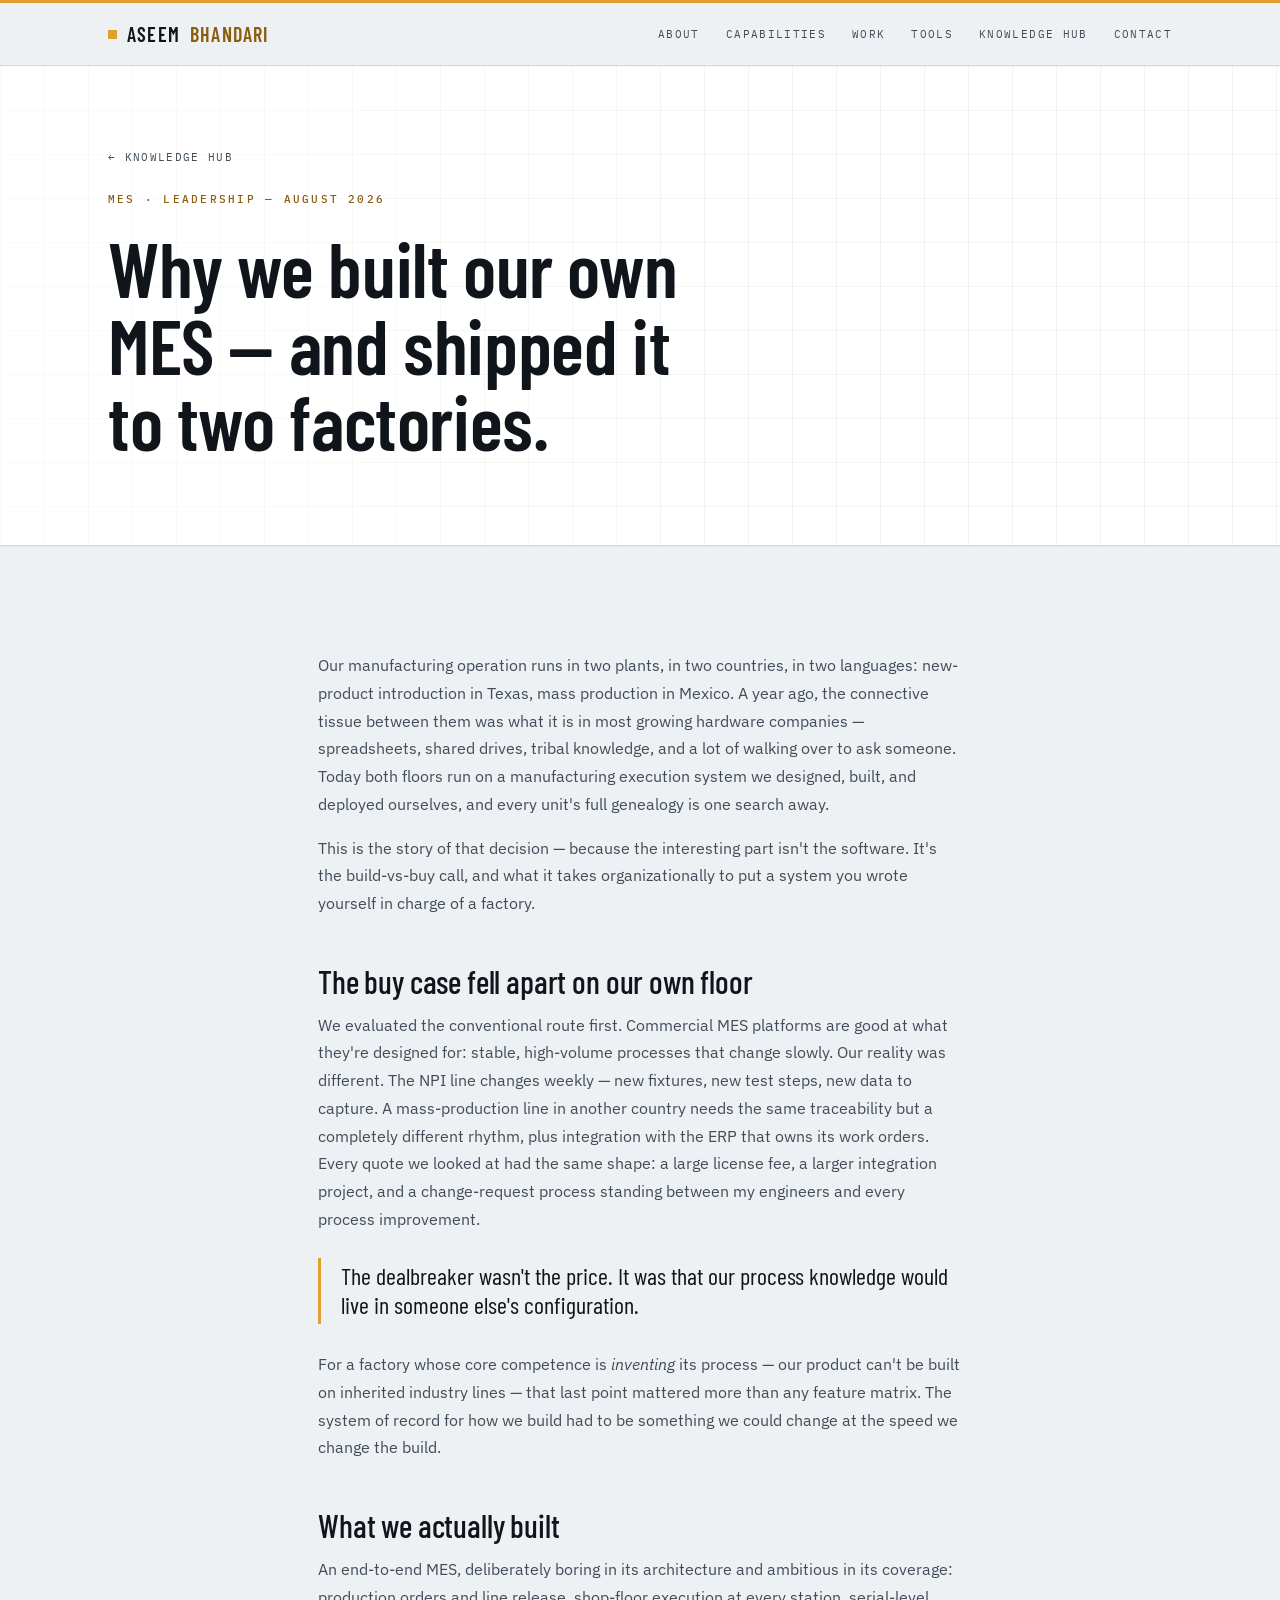
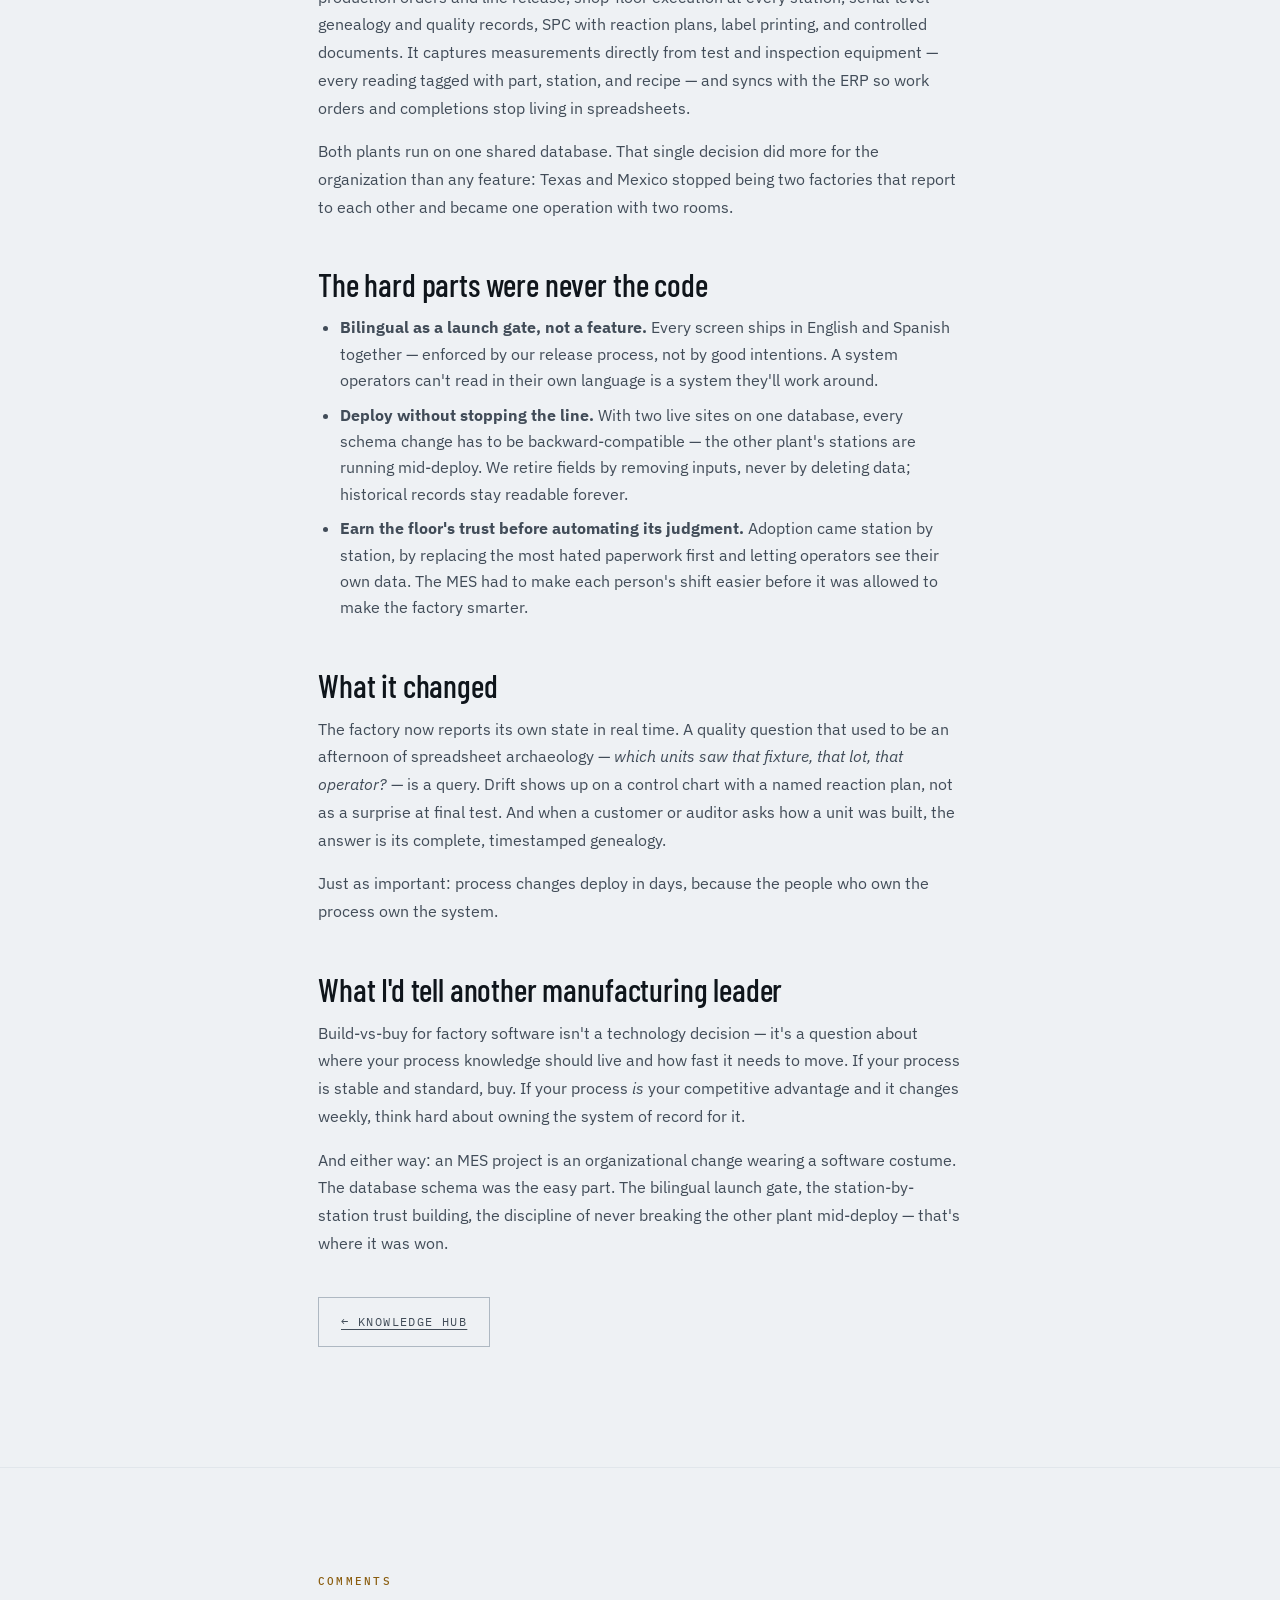
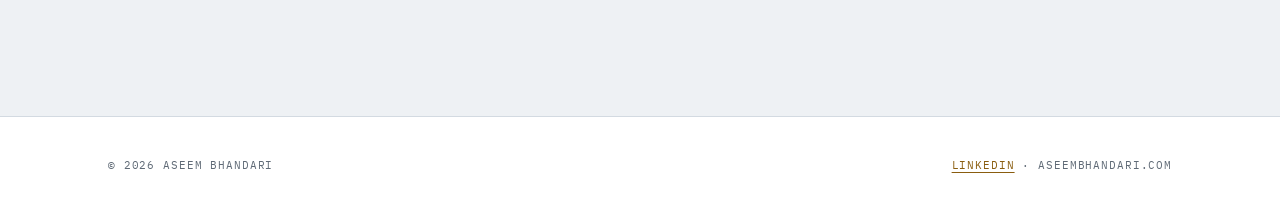
<file: blog-mes-build.html>
<!doctype html>
<html lang="en">
<head>
<meta charset="utf-8">
<meta name="viewport" content="width=device-width, initial-scale=1">
<title>Why we built our own MES — and shipped it to two factories — Aseem Bhandari</title>
<meta name="description" content="The build-vs-buy decision behind an in-house manufacturing execution system, and what it took to deploy it in production across plants in two countries.">
<link rel="canonical" href="https://aseembhandari.com/blog-mes-build.html">
<link rel="alternate" type="application/rss+xml" title="Aseem Bhandari — Knowledge Hub" href="https://aseembhandari.com/feed.xml">
<link rel="icon" href="favicon.svg" type="image/svg+xml">
<link rel="apple-touch-icon" href="favicon.svg">
<meta property="og:type" content="article">
<meta property="og:site_name" content="Aseem Bhandari">
<meta property="og:title" content="Why we built our own MES — and shipped it to two factories">
<meta property="og:description" content="The build-vs-buy decision behind an in-house manufacturing execution system, and what it took to deploy it in production across plants in two countries.">
<meta property="og:url" content="https://aseembhandari.com/blog-mes-build.html">
<meta property="og:image" content="https://aseembhandari.com/og/blog-mes-build.png">
<meta property="og:image:width" content="1200">
<meta property="og:image:height" content="630">
<meta name="twitter:card" content="summary_large_image">
<meta name="twitter:image" content="https://aseembhandari.com/og/blog-mes-build.png">
<link rel="preconnect" href="https://fonts.googleapis.com">
<link rel="preconnect" href="https://fonts.gstatic.com" crossorigin>
<link rel="stylesheet" href="https://fonts.googleapis.com/css2?family=Barlow+Condensed:wght@500;600&family=IBM+Plex+Mono:wght@400;500;600&family=IBM+Plex+Sans:wght@400;500;600&display=swap">
<link rel="stylesheet" href="styles.css">
<script type="application/ld+json">
{
  "@context": "https://schema.org",
  "@type": "Article",
  "headline": "Why we built our own MES — and shipped it to two factories",
  "description": "The build-vs-buy decision behind an in-house manufacturing execution system, and what it took to deploy it in production across plants in two countries.",
  "datePublished": "2026-08-10",
  "image": "https://aseembhandari.com/og/blog-mes-build.png",
  "url": "https://aseembhandari.com/blog-mes-build.html",
  "mainEntityOfPage": {
    "@type": "WebPage",
    "@id": "https://aseembhandari.com/blog-mes-build.html"
  },
  "author": {
    "@type": "Person",
    "name": "Aseem Bhandari",
    "url": "https://aseembhandari.com/"
  }
}
</script>
</head>
<body>
<a class="skip-link" href="#main">Skip to content</a>

<header class="nav">
  <div class="wrap">
    <a href="index.html" class="brand">Aseem <b>Bhandari</b></a>
    <button class="nav-toggle" aria-label="Menu" aria-controls="nav" aria-expanded="false" onclick="var n=document.getElementById('nav');this.setAttribute('aria-expanded', n.classList.toggle('open'))">≡</button>
    <nav class="nav-links" id="nav">
      <a href="index.html#about">About</a>
      <a href="index.html#capabilities">Capabilities</a>
      <a href="index.html#work">Work</a>
      <a href="index.html#hub">Tools</a>
      <a href="blog.html">Knowledge Hub</a>
      <a href="index.html#contact">Contact</a>
    </nav>
  </div>
</header>

<main id="main">

<section class="detail-hero">
  <div class="wrap">
    <a href="blog.html" class="back-link">← Knowledge Hub</a>
    <span class="eyebrow" style="display:block;margin-top:22px;">MES · Leadership — August 2026</span>
    <h1>Why we built our own MES — and shipped it to two factories.</h1>
  </div>
</section>

<section style="border-top:1px solid var(--line-soft);">
  <div class="wrap detail-body">
    <p>Our manufacturing operation runs in two plants, in two countries, in two languages: new-product introduction in Texas, mass production in Mexico. A year ago, the connective tissue between them was what it is in most growing hardware companies — spreadsheets, shared drives, tribal knowledge, and a lot of walking over to ask someone. Today both floors run on a manufacturing execution system we designed, built, and deployed ourselves, and every unit's full genealogy is one search away.</p>
    <p>This is the story of that decision — because the interesting part isn't the software. It's the build-vs-buy call, and what it takes organizationally to put a system you wrote yourself in charge of a factory.</p>

    <h2>The buy case fell apart on our own floor</h2>
    <p>We evaluated the conventional route first. Commercial MES platforms are good at what they're designed for: stable, high-volume processes that change slowly. Our reality was different. The NPI line changes weekly — new fixtures, new test steps, new data to capture. A mass-production line in another country needs the same traceability but a completely different rhythm, plus integration with the ERP that owns its work orders. Every quote we looked at had the same shape: a large license fee, a larger integration project, and a change-request process standing between my engineers and every process improvement.</p>
    <blockquote>The dealbreaker wasn't the price. It was that our process knowledge would live in someone else's configuration.</blockquote>
    <p>For a factory whose core competence is <em>inventing</em> its process — our product can't be built on inherited industry lines — that last point mattered more than any feature matrix. The system of record for how we build had to be something we could change at the speed we change the build.</p>

    <h2>What we actually built</h2>
    <p>An end-to-end MES, deliberately boring in its architecture and ambitious in its coverage: production orders and line release, shop-floor execution at every station, serial-level genealogy and quality records, SPC with reaction plans, label printing, and controlled documents. It captures measurements directly from test and inspection equipment — every reading tagged with part, station, and recipe — and syncs with the ERP so work orders and completions stop living in spreadsheets.</p>
    <p>Both plants run on one shared database. That single decision did more for the organization than any feature: Texas and Mexico stopped being two factories that report to each other and became one operation with two rooms.</p>

    <h2>The hard parts were never the code</h2>
    <ul>
      <li><strong>Bilingual as a launch gate, not a feature.</strong> Every screen ships in English and Spanish together — enforced by our release process, not by good intentions. A system operators can't read in their own language is a system they'll work around.</li>
      <li><strong>Deploy without stopping the line.</strong> With two live sites on one database, every schema change has to be backward-compatible — the other plant's stations are running mid-deploy. We retire fields by removing inputs, never by deleting data; historical records stay readable forever.</li>
      <li><strong>Earn the floor's trust before automating its judgment.</strong> Adoption came station by station, by replacing the most hated paperwork first and letting operators see their own data. The MES had to make each person's shift easier before it was allowed to make the factory smarter.</li>
    </ul>

    <h2>What it changed</h2>
    <p>The factory now reports its own state in real time. A quality question that used to be an afternoon of spreadsheet archaeology — <em>which units saw that fixture, that lot, that operator?</em> — is a query. Drift shows up on a control chart with a named reaction plan, not as a surprise at final test. And when a customer or auditor asks how a unit was built, the answer is its complete, timestamped genealogy.</p>
    <p>Just as important: process changes deploy in days, because the people who own the process own the system.</p>

    <h2>What I'd tell another manufacturing leader</h2>
    <p>Build-vs-buy for factory software isn't a technology decision — it's a question about where your process knowledge should live and how fast it needs to move. If your process is stable and standard, buy. If your process <em>is</em> your competitive advantage and it changes weekly, think hard about owning the system of record for it.</p>
    <p>And either way: an MES project is an organizational change wearing a software costume. The database schema was the easy part. The bilingual launch gate, the station-by-station trust building, the discipline of never breaking the other plant mid-deploy — that's where it was won.</p>

    <p style="margin-top:40px;"><a href="blog.html" class="btn ghost">← Knowledge Hub</a></p>
  </div>
</section>

<section>
  <div class="wrap detail-body">
    <span class="eyebrow" style="display:block;margin-bottom:22px;">Comments</span>
    <div id="giscus-comments"></div>
  </div>
</section>

</main>

<footer class="foot">
  <div class="wrap">
    <small>© <span id="yr"></span> Aseem Bhandari</small>
    <small><a href="https://www.linkedin.com/in/aseembhandari21" target="_blank" rel="noopener">LinkedIn</a> · aseembhandari.com</small>
  </div>
</footer>
<script>document.getElementById('yr').textContent=new Date().getFullYear();
document.querySelectorAll('.nav-links a').forEach(a=>a.addEventListener('click',()=>document.getElementById('nav').classList.remove('open')));</script>
<script src="enhance.js"></script>
<script src="giscus.js"></script>
</body>
</html>
</file>
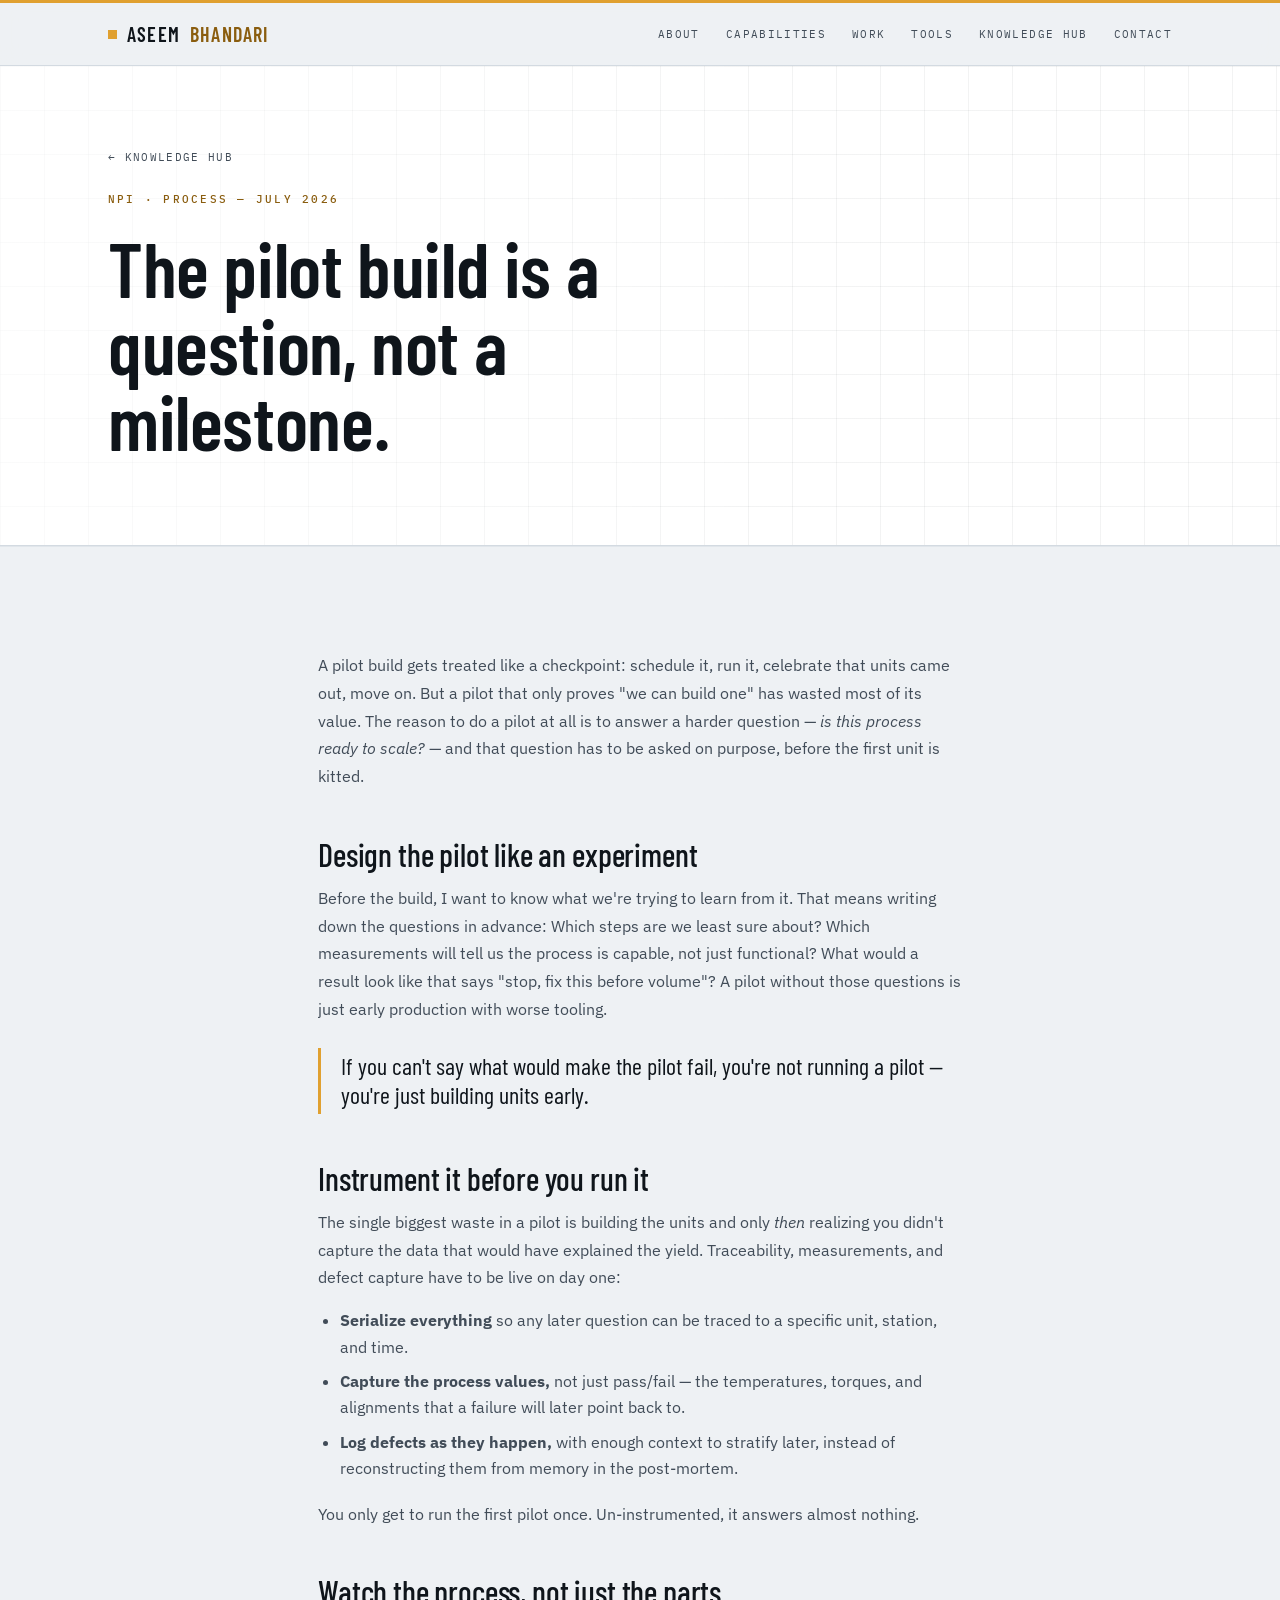
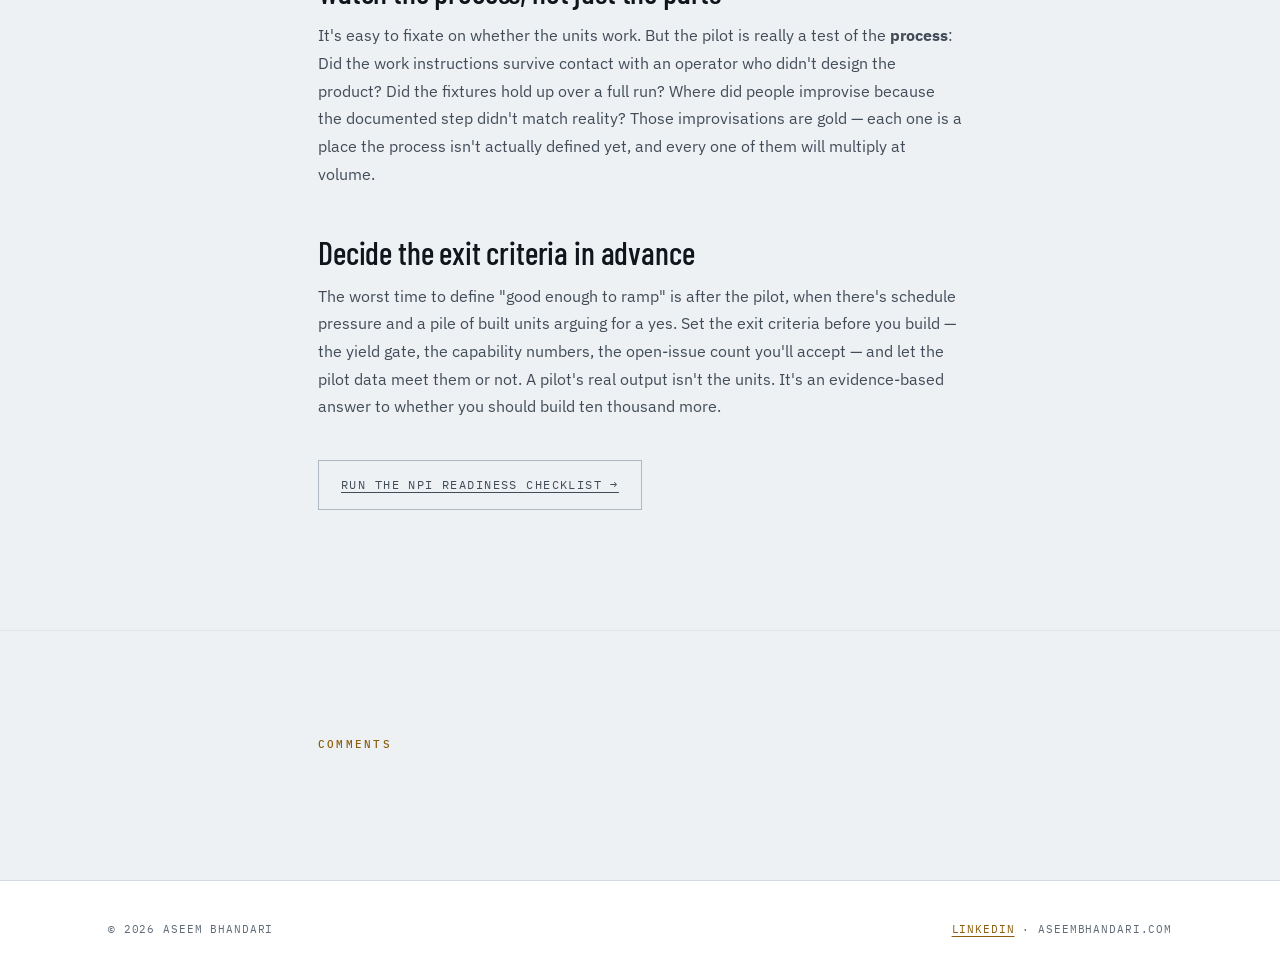
<file: blog-pilot-build.html>
<!doctype html>
<html lang="en">
<head>
<meta charset="utf-8">
<meta name="viewport" content="width=device-width, initial-scale=1">
<title>The pilot build is a question, not a milestone — Aseem Bhandari</title>
<meta name="description" content="What a first pilot build is actually for in new product introduction (NPI) — treating the pilot as an experiment that answers whether the process is ready to scale, not a box to tick.">
<link rel="canonical" href="https://aseembhandari.com/blog-pilot-build.html">
<link rel="alternate" type="application/rss+xml" title="Aseem Bhandari — Knowledge Hub" href="https://aseembhandari.com/feed.xml">
<link rel="icon" href="favicon.svg" type="image/svg+xml">
<link rel="apple-touch-icon" href="favicon.svg">
<meta property="og:type" content="article">
<meta property="og:site_name" content="Aseem Bhandari">
<meta property="og:title" content="The pilot build is a question, not a milestone">
<meta property="og:description" content="Treating the first pilot build as an experiment that answers whether the process is ready to scale — not a box to tick.">
<meta property="og:url" content="https://aseembhandari.com/blog-pilot-build.html">
<meta property="og:image" content="https://aseembhandari.com/og/blog-pilot-build.png">
<meta property="og:image:width" content="1200">
<meta property="og:image:height" content="630">
<meta name="twitter:card" content="summary_large_image">
<meta name="twitter:image" content="https://aseembhandari.com/og/blog-pilot-build.png">
<link rel="preconnect" href="https://fonts.googleapis.com">
<link rel="preconnect" href="https://fonts.gstatic.com" crossorigin>
<link rel="stylesheet" href="https://fonts.googleapis.com/css2?family=Barlow+Condensed:wght@500;600&family=IBM+Plex+Mono:wght@400;500;600&family=IBM+Plex+Sans:wght@400;500;600&display=swap">
<link rel="stylesheet" href="styles.css">
<script type="application/ld+json">
{
  "@context": "https://schema.org",
  "@type": "Article",
  "headline": "The pilot build is a question, not a milestone",
  "description": "What a first pilot build is actually for in new product introduction (NPI) \u2014 treating the pilot as an experiment that answers whether the process is ready to scale, not a box to tick.",
  "datePublished": "2026-07-05",
  "image": "https://aseembhandari.com/og/blog-pilot-build.png",
  "url": "https://aseembhandari.com/blog-pilot-build.html",
  "mainEntityOfPage": {
    "@type": "WebPage",
    "@id": "https://aseembhandari.com/blog-pilot-build.html"
  },
  "author": {
    "@type": "Person",
    "name": "Aseem Bhandari",
    "url": "https://aseembhandari.com/"
  }
}
</script>
</head>
<body>
<a class="skip-link" href="#main">Skip to content</a>

<header class="nav">
  <div class="wrap">
    <a href="index.html" class="brand">Aseem <b>Bhandari</b></a>
    <button class="nav-toggle" aria-label="Menu" aria-controls="nav" aria-expanded="false" onclick="var n=document.getElementById('nav');this.setAttribute('aria-expanded', n.classList.toggle('open'))">≡</button>
    <nav class="nav-links" id="nav">
      <a href="index.html#about">About</a>
      <a href="index.html#capabilities">Capabilities</a>
      <a href="index.html#work">Work</a>
      <a href="index.html#hub">Tools</a>
      <a href="blog.html">Knowledge Hub</a>
      <a href="index.html#contact">Contact</a>
    </nav>
  </div>
</header>

<main id="main">

<section class="detail-hero">
  <div class="wrap">
    <a href="blog.html" class="back-link">← Knowledge Hub</a>
    <span class="eyebrow" style="display:block;margin-top:22px;">NPI · Process — July 2026</span>
    <h1>The pilot build is a question, not a milestone.</h1>
  </div>
</section>

<section style="border-top:1px solid var(--line-soft);">
  <div class="wrap detail-body">
    <p>A pilot build gets treated like a checkpoint: schedule it, run it, celebrate that units came out, move on. But a pilot that only proves "we can build one" has wasted most of its value. The reason to do a pilot at all is to answer a harder question — <em>is this process ready to scale?</em> — and that question has to be asked on purpose, before the first unit is kitted.</p>

    <h2>Design the pilot like an experiment</h2>
    <p>Before the build, I want to know what we're trying to learn from it. That means writing down the questions in advance: Which steps are we least sure about? Which measurements will tell us the process is capable, not just functional? What would a result look like that says "stop, fix this before volume"? A pilot without those questions is just early production with worse tooling.</p>

    <blockquote>If you can't say what would make the pilot fail, you're not running a pilot — you're just building units early.</blockquote>

    <h2>Instrument it before you run it</h2>
    <p>The single biggest waste in a pilot is building the units and only <em>then</em> realizing you didn't capture the data that would have explained the yield. Traceability, measurements, and defect capture have to be live on day one:</p>
    <ul>
      <li><strong>Serialize everything</strong> so any later question can be traced to a specific unit, station, and time.</li>
      <li><strong>Capture the process values,</strong> not just pass/fail — the temperatures, torques, and alignments that a failure will later point back to.</li>
      <li><strong>Log defects as they happen,</strong> with enough context to stratify later, instead of reconstructing them from memory in the post-mortem.</li>
    </ul>
    <p>You only get to run the first pilot once. Un-instrumented, it answers almost nothing.</p>

    <h2>Watch the process, not just the parts</h2>
    <p>It's easy to fixate on whether the units work. But the pilot is really a test of the <strong>process</strong>: Did the work instructions survive contact with an operator who didn't design the product? Did the fixtures hold up over a full run? Where did people improvise because the documented step didn't match reality? Those improvisations are gold — each one is a place the process isn't actually defined yet, and every one of them will multiply at volume.</p>

    <h2>Decide the exit criteria in advance</h2>
    <p>The worst time to define "good enough to ramp" is after the pilot, when there's schedule pressure and a pile of built units arguing for a yes. Set the exit criteria before you build — the yield gate, the capability numbers, the open-issue count you'll accept — and let the pilot data meet them or not. A pilot's real output isn't the units. It's an evidence-based answer to whether you should build ten thousand more.</p>

    <p style="margin-top:40px;"><a href="npi-checklist.html" class="btn ghost">Run the NPI readiness checklist →</a></p>
  </div>
</section>

<section>
  <div class="wrap detail-body">
    <span class="eyebrow" style="display:block;margin-bottom:22px;">Comments</span>
    <div id="giscus-comments"></div>
  </div>
</section>

</main>

<footer class="foot">
  <div class="wrap">
    <small>© <span id="yr"></span> Aseem Bhandari</small>
    <small><a href="https://www.linkedin.com/in/aseembhandari21" target="_blank" rel="noopener">LinkedIn</a> · aseembhandari.com</small>
  </div>
</footer>
<script>document.getElementById('yr').textContent=new Date().getFullYear();
document.querySelectorAll('.nav-links a').forEach(a=>a.addEventListener('click',()=>document.getElementById('nav').classList.remove('open')));</script>
<script src="enhance.js"></script>
<script src="giscus.js"></script>
</body>
</html>
</file>
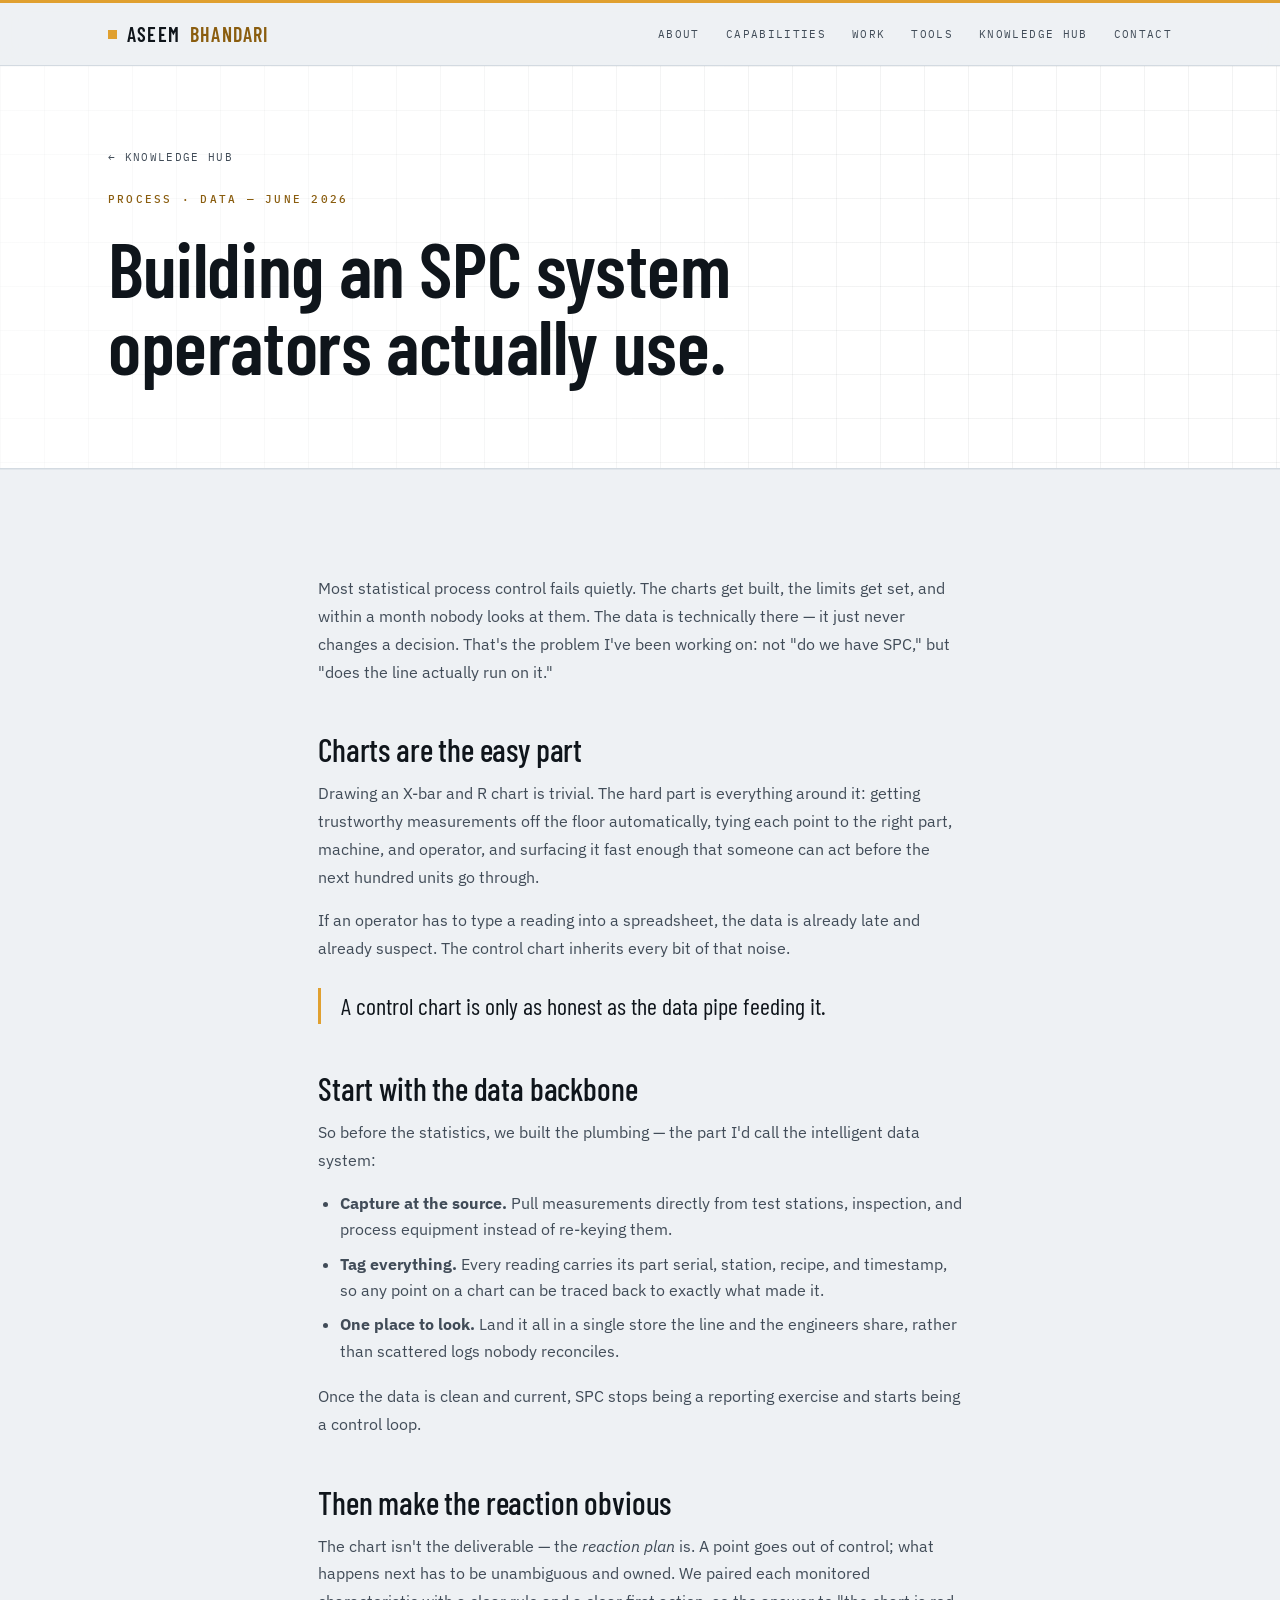
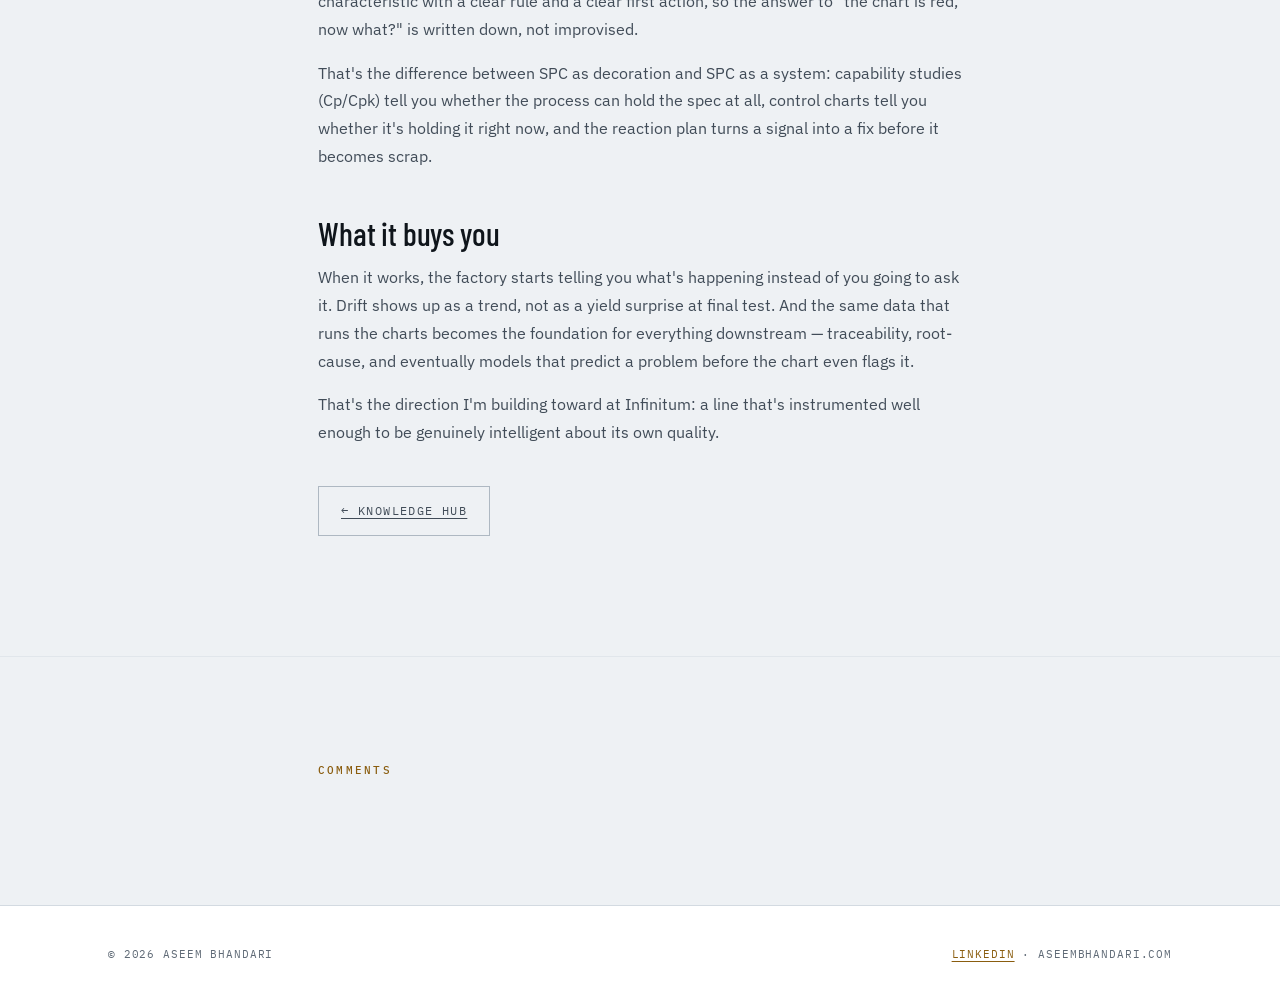
<file: blog-spc-system.html>
<!doctype html>
<html lang="en">
<head>
<meta charset="utf-8">
<meta name="viewport" content="width=device-width, initial-scale=1">
<title>Building an SPC system operators actually use — Aseem Bhandari</title>
<meta name="description" content="Notes on standing up statistical process control and the data systems underneath it.">
<link rel="canonical" href="https://aseembhandari.com/blog-spc-system.html">
<link rel="alternate" type="application/rss+xml" title="Aseem Bhandari — Knowledge Hub" href="https://aseembhandari.com/feed.xml">
<link rel="icon" href="favicon.svg" type="image/svg+xml">
<link rel="apple-touch-icon" href="favicon.svg">
<meta property="og:type" content="article">
<meta property="og:site_name" content="Aseem Bhandari">
<meta property="og:title" content="Building an SPC system operators actually use">
<meta property="og:description" content="Notes on standing up statistical process control and the data systems underneath it.">
<meta property="og:url" content="https://aseembhandari.com/blog-spc-system.html">
<meta property="og:image" content="https://aseembhandari.com/og/blog-spc-system.png">
<meta property="og:image:width" content="1200">
<meta property="og:image:height" content="630">
<meta name="twitter:card" content="summary_large_image">
<meta name="twitter:image" content="https://aseembhandari.com/og/blog-spc-system.png">
<link rel="preconnect" href="https://fonts.googleapis.com">
<link rel="preconnect" href="https://fonts.gstatic.com" crossorigin>
<link rel="stylesheet" href="https://fonts.googleapis.com/css2?family=Barlow+Condensed:wght@500;600&family=IBM+Plex+Mono:wght@400;500;600&family=IBM+Plex+Sans:wght@400;500;600&display=swap">
<link rel="stylesheet" href="styles.css">
<script type="application/ld+json">
{
  "@context": "https://schema.org",
  "@type": "Article",
  "headline": "Building an SPC system operators actually use",
  "description": "Notes on standing up statistical process control and the data systems underneath it.",
  "datePublished": "2026-06-08",
  "image": "https://aseembhandari.com/og/blog-spc-system.png",
  "url": "https://aseembhandari.com/blog-spc-system.html",
  "mainEntityOfPage": {
    "@type": "WebPage",
    "@id": "https://aseembhandari.com/blog-spc-system.html"
  },
  "author": {
    "@type": "Person",
    "name": "Aseem Bhandari",
    "url": "https://aseembhandari.com/"
  }
}
</script>
</head>
<body>
<a class="skip-link" href="#main">Skip to content</a>

<!-- ===== POST TEMPLATE =====
  To create a new post: copy this file, rename it, edit the <title>,
  the hero (date / kicker / headline), and the .detail-body content,
  then add a matching entry to posts.js. Keep everything else as-is. -->

<header class="nav">
  <div class="wrap">
    <a href="index.html" class="brand">Aseem <b>Bhandari</b></a>
    <button class="nav-toggle" aria-label="Menu" aria-controls="nav" aria-expanded="false" onclick="var n=document.getElementById('nav');this.setAttribute('aria-expanded', n.classList.toggle('open'))">≡</button>
    <nav class="nav-links" id="nav">
      <a href="index.html#about">About</a>
      <a href="index.html#capabilities">Capabilities</a>
      <a href="index.html#work">Work</a>
      <a href="index.html#hub">Tools</a>
      <a href="blog.html">Knowledge Hub</a>
      <a href="index.html#contact">Contact</a>
    </nav>
  </div>
</header>

<main id="main">

<section class="detail-hero">
  <div class="wrap">
    <a href="blog.html" class="back-link">← Knowledge Hub</a>
    <span class="eyebrow" style="display:block;margin-top:22px;">Process · Data — June 2026</span>
    <h1>Building an SPC system operators actually use.</h1>
  </div>
</section>

<section style="border-top:1px solid var(--line-soft);">
  <div class="wrap detail-body">
    <p>Most statistical process control fails quietly. The charts get built, the limits get set, and within a month nobody looks at them. The data is technically there — it just never changes a decision. That's the problem I've been working on: not "do we have SPC," but "does the line actually run on it."</p>

    <h2>Charts are the easy part</h2>
    <p>Drawing an X-bar and R chart is trivial. The hard part is everything around it: getting trustworthy measurements off the floor automatically, tying each point to the right part, machine, and operator, and surfacing it fast enough that someone can act before the next hundred units go through.</p>
    <p>If an operator has to type a reading into a spreadsheet, the data is already late and already suspect. The control chart inherits every bit of that noise.</p>

    <blockquote>A control chart is only as honest as the data pipe feeding it.</blockquote>

    <h2>Start with the data backbone</h2>
    <p>So before the statistics, we built the plumbing — the part I'd call the intelligent data system:</p>
    <ul>
      <li><strong>Capture at the source.</strong> Pull measurements directly from test stations, inspection, and process equipment instead of re-keying them.</li>
      <li><strong>Tag everything.</strong> Every reading carries its part serial, station, recipe, and timestamp, so any point on a chart can be traced back to exactly what made it.</li>
      <li><strong>One place to look.</strong> Land it all in a single store the line and the engineers share, rather than scattered logs nobody reconciles.</li>
    </ul>
    <p>Once the data is clean and current, SPC stops being a reporting exercise and starts being a control loop.</p>

    <h2>Then make the reaction obvious</h2>
    <p>The chart isn't the deliverable — the <em>reaction plan</em> is. A point goes out of control; what happens next has to be unambiguous and owned. We paired each monitored characteristic with a clear rule and a clear first action, so the answer to "the chart is red, now what?" is written down, not improvised.</p>
    <p>That's the difference between SPC as decoration and SPC as a system: capability studies (Cp/Cpk) tell you whether the process can hold the spec at all, control charts tell you whether it's holding it right now, and the reaction plan turns a signal into a fix before it becomes scrap.</p>

    <h2>What it buys you</h2>
    <p>When it works, the factory starts telling you what's happening instead of you going to ask it. Drift shows up as a trend, not as a yield surprise at final test. And the same data that runs the charts becomes the foundation for everything downstream — traceability, root-cause, and eventually models that predict a problem before the chart even flags it.</p>
    <p>That's the direction I'm building toward at Infinitum: a line that's instrumented well enough to be genuinely intelligent about its own quality.</p>

    <p style="margin-top:40px;"><a href="blog.html" class="btn ghost">← Knowledge Hub</a></p>
  </div>
</section>

<section>
  <div class="wrap detail-body">
    <span class="eyebrow" style="display:block;margin-bottom:22px;">Comments</span>
    <div id="giscus-comments"></div>
  </div>
</section>

</main>

<footer class="foot">
  <div class="wrap">
    <small>© <span id="yr"></span> Aseem Bhandari</small>
    <small><a href="https://www.linkedin.com/in/aseembhandari21" target="_blank" rel="noopener">LinkedIn</a> · aseembhandari.com</small>
  </div>
</footer>
<script>document.getElementById('yr').textContent=new Date().getFullYear();
document.querySelectorAll('.nav-links a').forEach(a=>a.addEventListener('click',()=>document.getElementById('nav').classList.remove('open')));</script>
<script src="enhance.js"></script>
<script src="giscus.js"></script>
</body>
</html>
</file>
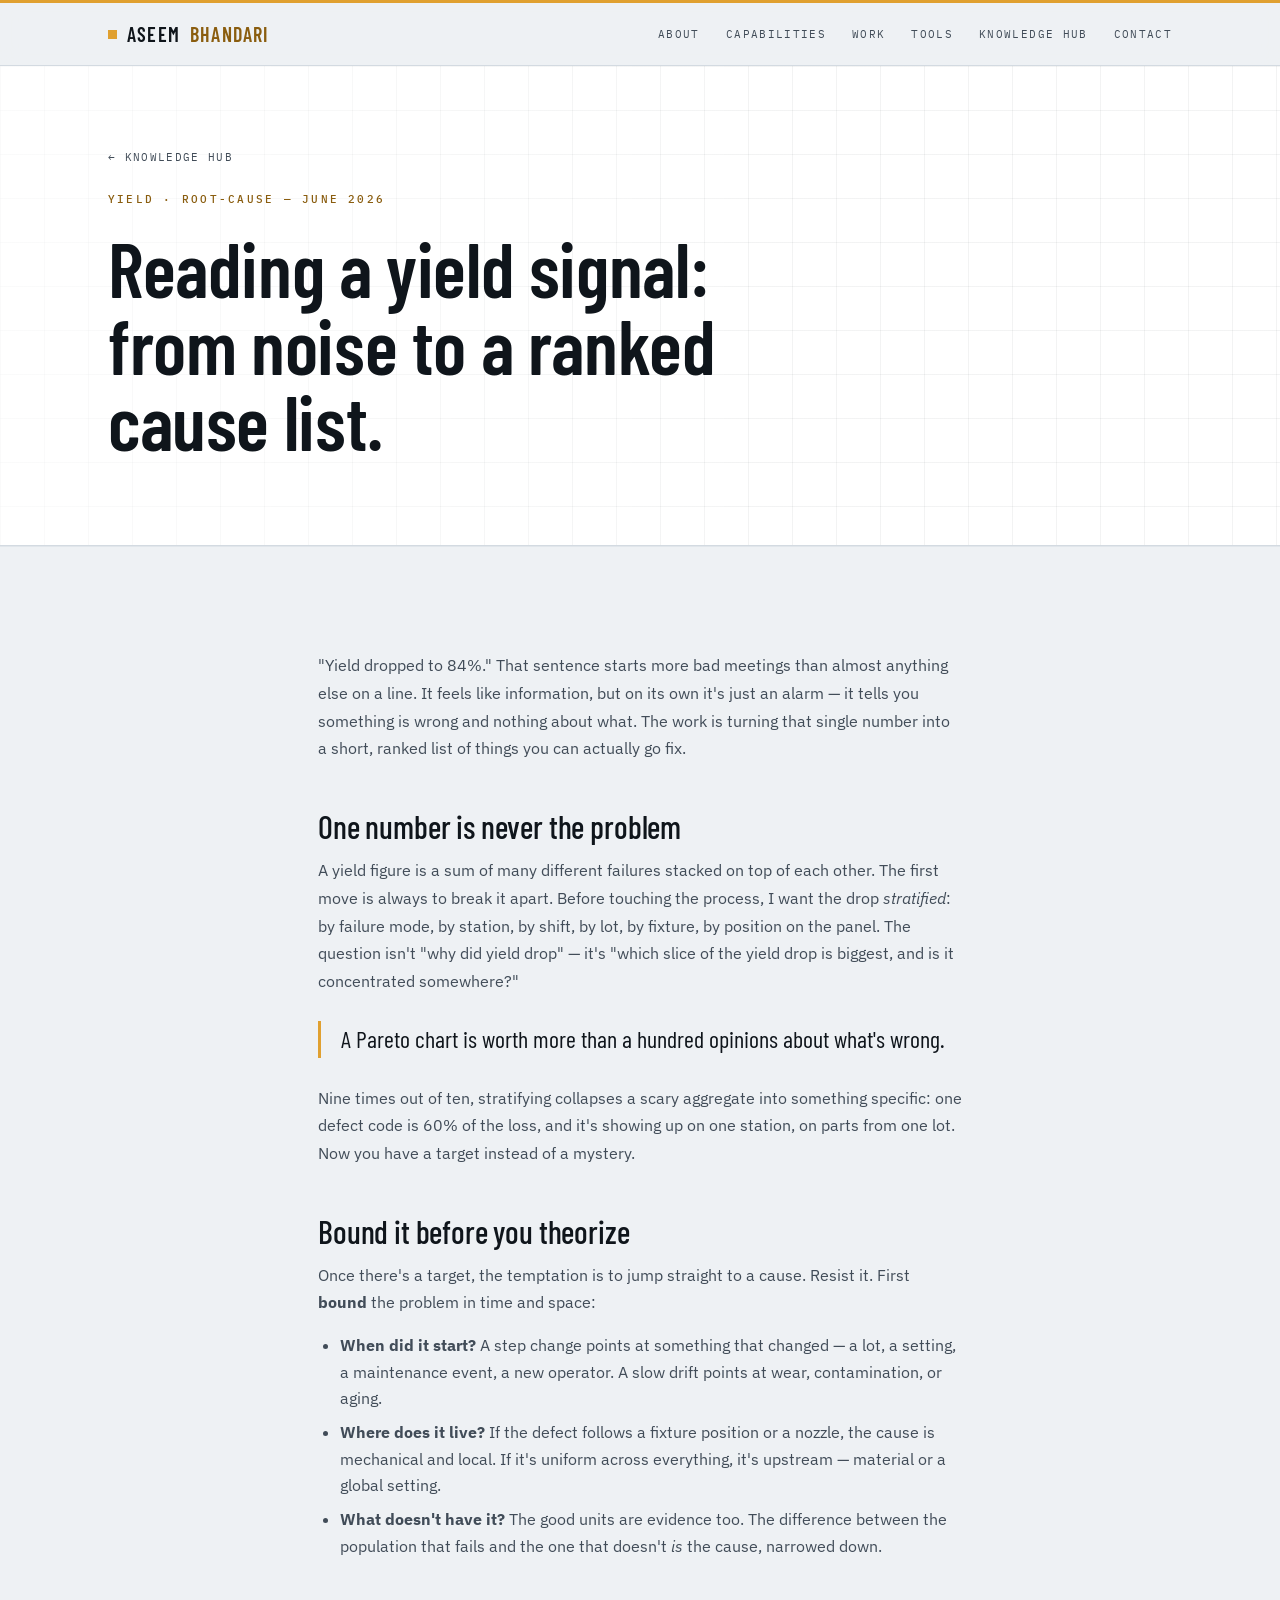
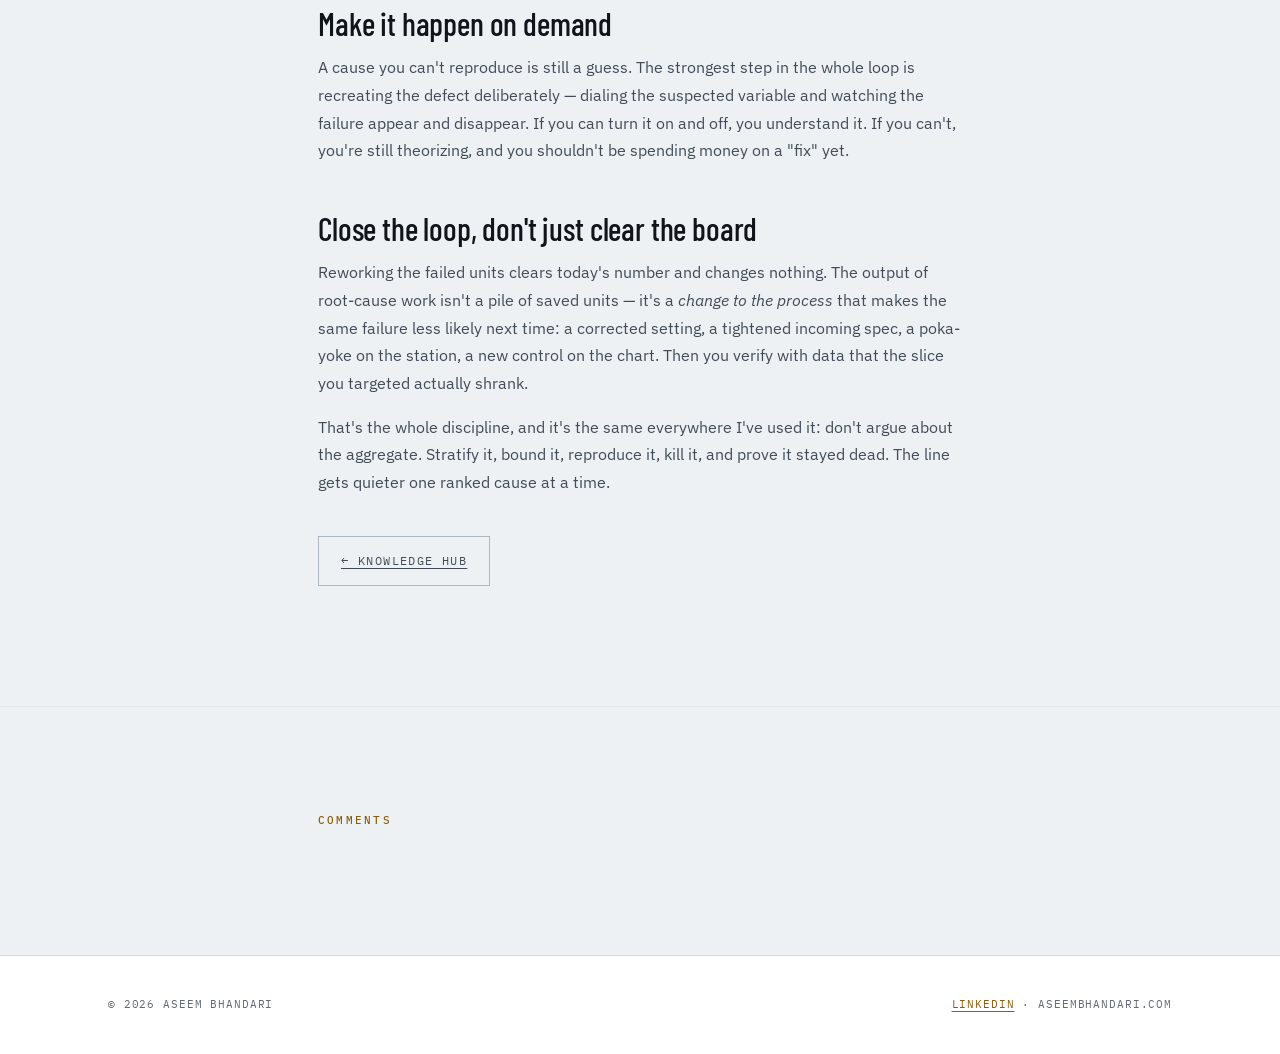
<file: blog-yield-signal.html>
<!doctype html>
<html lang="en">
<head>
<meta charset="utf-8">
<meta name="viewport" content="width=device-width, initial-scale=1">
<title>Reading a yield signal: from noise to a ranked cause list — Aseem Bhandari</title>
<meta name="description" content="A practical approach to yield and root-cause analysis on a running line — turning a noisy yield number into a stratified, ranked, fixable list of causes.">
<link rel="canonical" href="https://aseembhandari.com/blog-yield-signal.html">
<link rel="alternate" type="application/rss+xml" title="Aseem Bhandari — Knowledge Hub" href="https://aseembhandari.com/feed.xml">
<link rel="icon" href="favicon.svg" type="image/svg+xml">
<link rel="apple-touch-icon" href="favicon.svg">
<meta property="og:type" content="article">
<meta property="og:site_name" content="Aseem Bhandari">
<meta property="og:title" content="Reading a yield signal: from noise to a ranked cause list">
<meta property="og:description" content="Turning a noisy yield number into a stratified, ranked, fixable list of causes.">
<meta property="og:url" content="https://aseembhandari.com/blog-yield-signal.html">
<meta property="og:image" content="https://aseembhandari.com/og/blog-yield-signal.png">
<meta property="og:image:width" content="1200">
<meta property="og:image:height" content="630">
<meta name="twitter:card" content="summary_large_image">
<meta name="twitter:image" content="https://aseembhandari.com/og/blog-yield-signal.png">
<link rel="preconnect" href="https://fonts.googleapis.com">
<link rel="preconnect" href="https://fonts.gstatic.com" crossorigin>
<link rel="stylesheet" href="https://fonts.googleapis.com/css2?family=Barlow+Condensed:wght@500;600&family=IBM+Plex+Mono:wght@400;500;600&family=IBM+Plex+Sans:wght@400;500;600&display=swap">
<link rel="stylesheet" href="styles.css">
<script type="application/ld+json">
{
  "@context": "https://schema.org",
  "@type": "Article",
  "headline": "Reading a yield signal: from noise to a ranked cause list",
  "description": "A practical approach to yield and root-cause analysis on a running line \u2014 turning a noisy yield number into a stratified, ranked, fixable list of causes.",
  "datePublished": "2026-06-22",
  "image": "https://aseembhandari.com/og/blog-yield-signal.png",
  "url": "https://aseembhandari.com/blog-yield-signal.html",
  "mainEntityOfPage": {
    "@type": "WebPage",
    "@id": "https://aseembhandari.com/blog-yield-signal.html"
  },
  "author": {
    "@type": "Person",
    "name": "Aseem Bhandari",
    "url": "https://aseembhandari.com/"
  }
}
</script>
</head>
<body>
<a class="skip-link" href="#main">Skip to content</a>

<header class="nav">
  <div class="wrap">
    <a href="index.html" class="brand">Aseem <b>Bhandari</b></a>
    <button class="nav-toggle" aria-label="Menu" aria-controls="nav" aria-expanded="false" onclick="var n=document.getElementById('nav');this.setAttribute('aria-expanded', n.classList.toggle('open'))">≡</button>
    <nav class="nav-links" id="nav">
      <a href="index.html#about">About</a>
      <a href="index.html#capabilities">Capabilities</a>
      <a href="index.html#work">Work</a>
      <a href="index.html#hub">Tools</a>
      <a href="blog.html">Knowledge Hub</a>
      <a href="index.html#contact">Contact</a>
    </nav>
  </div>
</header>

<main id="main">

<section class="detail-hero">
  <div class="wrap">
    <a href="blog.html" class="back-link">← Knowledge Hub</a>
    <span class="eyebrow" style="display:block;margin-top:22px;">Yield · Root-Cause — June 2026</span>
    <h1>Reading a yield signal: from noise to a ranked cause list.</h1>
  </div>
</section>

<section style="border-top:1px solid var(--line-soft);">
  <div class="wrap detail-body">
    <p>"Yield dropped to 84%." That sentence starts more bad meetings than almost anything else on a line. It feels like information, but on its own it's just an alarm — it tells you something is wrong and nothing about what. The work is turning that single number into a short, ranked list of things you can actually go fix.</p>

    <h2>One number is never the problem</h2>
    <p>A yield figure is a sum of many different failures stacked on top of each other. The first move is always to break it apart. Before touching the process, I want the drop <em>stratified</em>: by failure mode, by station, by shift, by lot, by fixture, by position on the panel. The question isn't "why did yield drop" — it's "which slice of the yield drop is biggest, and is it concentrated somewhere?"</p>

    <blockquote>A Pareto chart is worth more than a hundred opinions about what's wrong.</blockquote>

    <p>Nine times out of ten, stratifying collapses a scary aggregate into something specific: one defect code is 60% of the loss, and it's showing up on one station, on parts from one lot. Now you have a target instead of a mystery.</p>

    <h2>Bound it before you theorize</h2>
    <p>Once there's a target, the temptation is to jump straight to a cause. Resist it. First <strong>bound</strong> the problem in time and space:</p>
    <ul>
      <li><strong>When did it start?</strong> A step change points at something that changed — a lot, a setting, a maintenance event, a new operator. A slow drift points at wear, contamination, or aging.</li>
      <li><strong>Where does it live?</strong> If the defect follows a fixture position or a nozzle, the cause is mechanical and local. If it's uniform across everything, it's upstream — material or a global setting.</li>
      <li><strong>What doesn't have it?</strong> The good units are evidence too. The difference between the population that fails and the one that doesn't <em>is</em> the cause, narrowed down.</li>
    </ul>

    <h2>Make it happen on demand</h2>
    <p>A cause you can't reproduce is still a guess. The strongest step in the whole loop is recreating the defect deliberately — dialing the suspected variable and watching the failure appear and disappear. If you can turn it on and off, you understand it. If you can't, you're still theorizing, and you shouldn't be spending money on a "fix" yet.</p>

    <h2>Close the loop, don't just clear the board</h2>
    <p>Reworking the failed units clears today's number and changes nothing. The output of root-cause work isn't a pile of saved units — it's a <em>change to the process</em> that makes the same failure less likely next time: a corrected setting, a tightened incoming spec, a poka-yoke on the station, a new control on the chart. Then you verify with data that the slice you targeted actually shrank.</p>

    <p>That's the whole discipline, and it's the same everywhere I've used it: don't argue about the aggregate. Stratify it, bound it, reproduce it, kill it, and prove it stayed dead. The line gets quieter one ranked cause at a time.</p>

    <p style="margin-top:40px;"><a href="blog.html" class="btn ghost">← Knowledge Hub</a></p>
  </div>
</section>

<section>
  <div class="wrap detail-body">
    <span class="eyebrow" style="display:block;margin-bottom:22px;">Comments</span>
    <div id="giscus-comments"></div>
  </div>
</section>

</main>

<footer class="foot">
  <div class="wrap">
    <small>© <span id="yr"></span> Aseem Bhandari</small>
    <small><a href="https://www.linkedin.com/in/aseembhandari21" target="_blank" rel="noopener">LinkedIn</a> · aseembhandari.com</small>
  </div>
</footer>
<script>document.getElementById('yr').textContent=new Date().getFullYear();
document.querySelectorAll('.nav-links a').forEach(a=>a.addEventListener('click',()=>document.getElementById('nav').classList.remove('open')));</script>
<script src="enhance.js"></script>
<script src="giscus.js"></script>
</body>
</html>
</file>
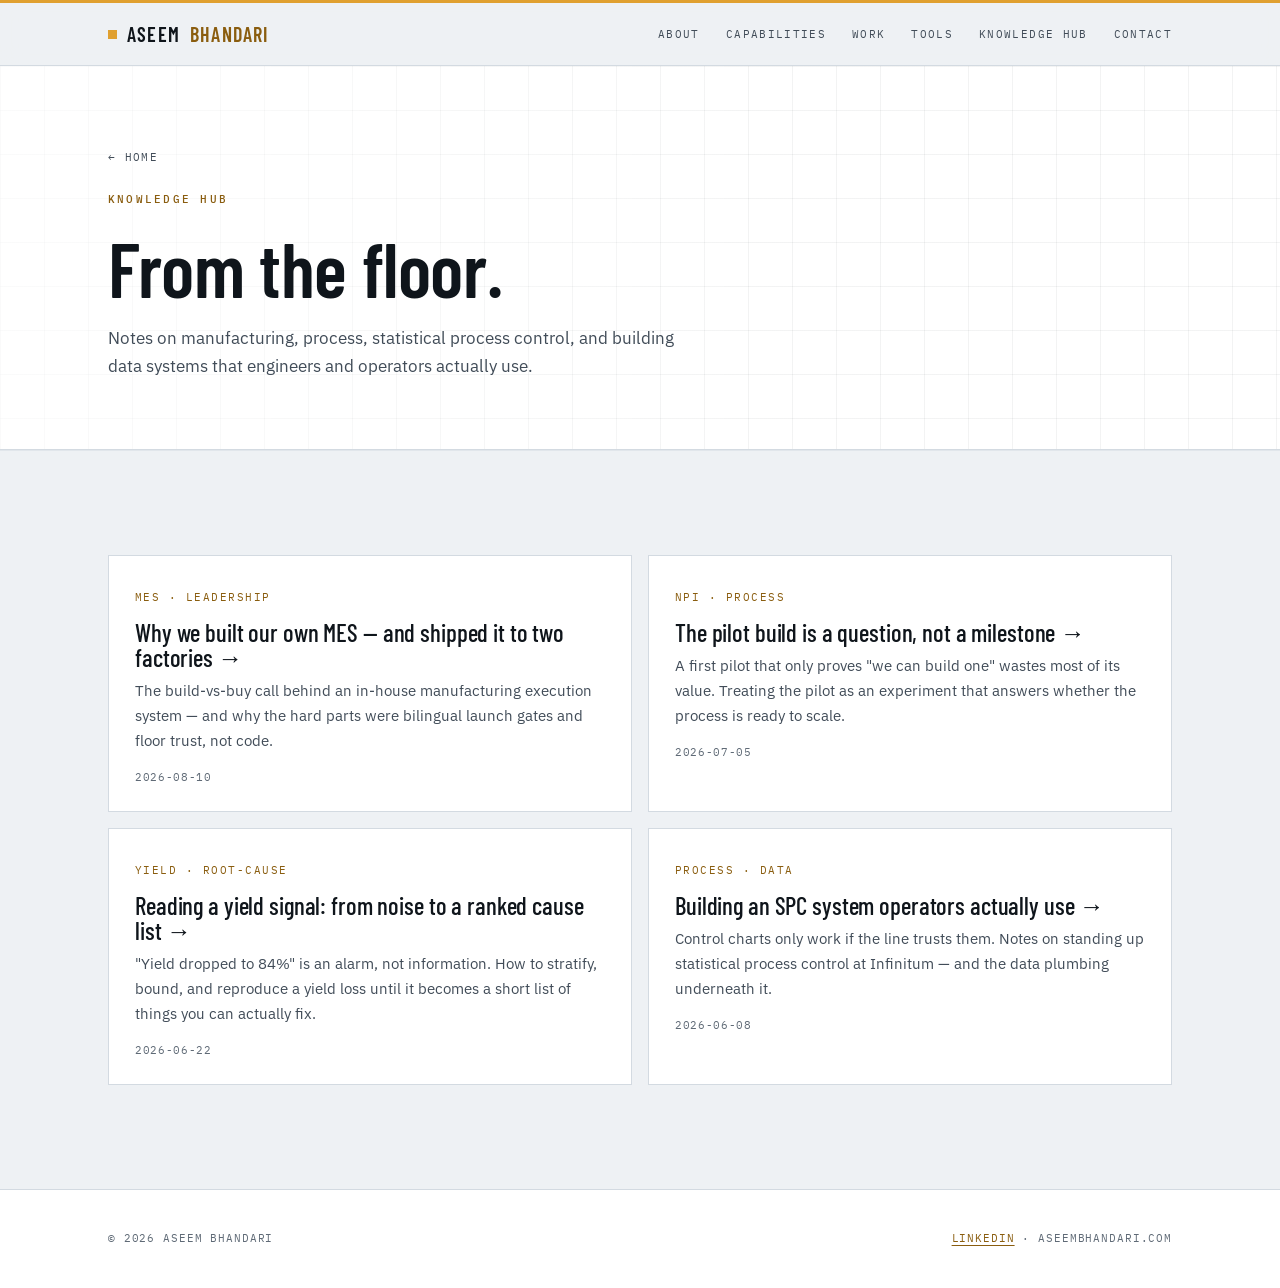
<file: blog.html>
<!doctype html>
<html lang="en">
<head>
<meta charset="utf-8">
<meta name="viewport" content="width=device-width, initial-scale=1">
<title>Knowledge Hub — Aseem Bhandari</title>
<meta name="description" content="Notes on manufacturing, process engineering, statistical process control, and building intelligent data systems on the factory floor.">
<link rel="canonical" href="https://aseembhandari.com/blog.html">
<link rel="alternate" type="application/rss+xml" title="Aseem Bhandari — Knowledge Hub" href="https://aseembhandari.com/feed.xml">
<link rel="icon" href="favicon.svg" type="image/svg+xml">
<link rel="apple-touch-icon" href="favicon.svg">
<meta property="og:type" content="website">
<meta property="og:site_name" content="Aseem Bhandari">
<meta property="og:title" content="Knowledge Hub — Aseem Bhandari">
<meta property="og:description" content="Notes on manufacturing, process engineering, statistical process control, and building intelligent data systems on the factory floor.">
<meta property="og:url" content="https://aseembhandari.com/blog.html">
<meta property="og:image" content="https://aseembhandari.com/og/blog.png">
<meta property="og:image:width" content="1200">
<meta property="og:image:height" content="630">
<meta name="twitter:card" content="summary_large_image">
<meta name="twitter:image" content="https://aseembhandari.com/og/blog.png">
<link rel="preconnect" href="https://fonts.googleapis.com">
<link rel="preconnect" href="https://fonts.gstatic.com" crossorigin>
<link rel="stylesheet" href="https://fonts.googleapis.com/css2?family=Barlow+Condensed:wght@500;600&family=IBM+Plex+Mono:wght@400;500;600&family=IBM+Plex+Sans:wght@400;500;600&display=swap">
<link rel="stylesheet" href="styles.css">
</head>
<body>
<a class="skip-link" href="#main">Skip to content</a>

<header class="nav">
  <div class="wrap">
    <a href="index.html" class="brand">Aseem <b>Bhandari</b></a>
    <button class="nav-toggle" aria-label="Menu" aria-controls="nav" aria-expanded="false" onclick="var n=document.getElementById('nav');this.setAttribute('aria-expanded', n.classList.toggle('open'))">≡</button>
    <nav class="nav-links" id="nav">
      <a href="index.html#about">About</a>
      <a href="index.html#capabilities">Capabilities</a>
      <a href="index.html#work">Work</a>
      <a href="index.html#hub">Tools</a>
      <a href="blog.html">Knowledge Hub</a>
      <a href="index.html#contact">Contact</a>
    </nav>
  </div>
</header>

<main id="main">

<section class="detail-hero">
  <div class="wrap">
    <a href="index.html" class="back-link">← Home</a>
    <span class="eyebrow" style="display:block;margin-top:22px;">Knowledge Hub</span>
    <h1>From the floor.</h1>
    <p class="lede" style="max-width:60ch;">Notes on manufacturing, process, statistical process control, and building data systems that engineers and operators actually use.</p>
  </div>
</section>

<section style="border-top:1px solid var(--line-soft);">
  <div class="wrap">
    <!-- Static fallback: posts.js replaces this whole block on load. It exists so
         crawlers that don't run JavaScript (LinkedIn and Slack link previews, most
         LLM crawlers) find real links to every article instead of an empty div.
         Keep in sync with posts.js — newest first, all posts. -->
    <div class="hub-grid" id="post-list"><a class="hub-card" href="blog-mes-build.html"><span class="kicker">MES · Leadership</span><h2>Why we built our own MES — and shipped it to two factories →</h2><p>The build-vs-buy call behind an in-house manufacturing execution system — and why the hard parts were bilingual launch gates and floor trust, not code.</p><span class="date">2026-08-10</span></a><a class="hub-card" href="blog-pilot-build.html"><span class="kicker">NPI · Process</span><h2>The pilot build is a question, not a milestone →</h2><p>A first pilot that only proves "we can build one" wastes most of its value. Treating the pilot as an experiment that answers whether the process is ready to scale.</p><span class="date">2026-07-05</span></a><a class="hub-card" href="blog-yield-signal.html"><span class="kicker">Yield · Root-Cause</span><h2>Reading a yield signal: from noise to a ranked cause list →</h2><p>"Yield dropped to 84%" is an alarm, not information. How to stratify, bound, and reproduce a yield loss until it becomes a short list of things you can actually fix.</p><span class="date">2026-06-22</span></a><a class="hub-card" href="blog-spc-system.html"><span class="kicker">Process · Data</span><h2>Building an SPC system operators actually use →</h2><p>Control charts only work if the line trusts them. Notes on standing up statistical process control at Infinitum — and the data plumbing underneath it.</p><span class="date">2026-06-08</span></a></div>
    <p id="empty" hidden style="color:var(--ink-soft);">No posts yet — check back soon.</p>
  </div>
</section>

</main>

<footer class="foot">
  <div class="wrap">
    <small>© <span id="yr"></span> Aseem Bhandari</small>
    <small><a href="https://www.linkedin.com/in/aseembhandari21" target="_blank" rel="noopener">LinkedIn</a> · aseembhandari.com</small>
  </div>
</footer>

<script src="posts.js"></script>
<script>
  document.getElementById('yr').textContent = new Date().getFullYear();
  document.querySelectorAll('.nav-links a').forEach(a => a.addEventListener('click', () => document.getElementById('nav').classList.remove('open')));
  var list = document.getElementById('post-list');
  if (window.POSTS && window.POSTS.length) {
    list.innerHTML = window.POSTS.map(function(p){
      return '<a class="hub-card" href="' + p.url + '">' +
        '<span class="kicker">' + p.tag + '</span>' +
        '<h2>' + p.title + ' →</h2>' +
        '<p>' + p.excerpt + '</p>' +
        '<span class="date">' + p.date + '</span></a>';
    }).join('');
  } else {
    document.getElementById('empty').hidden = false;
  }
</script>
<script src="enhance.js"></script>
</body>
</html>
</file>
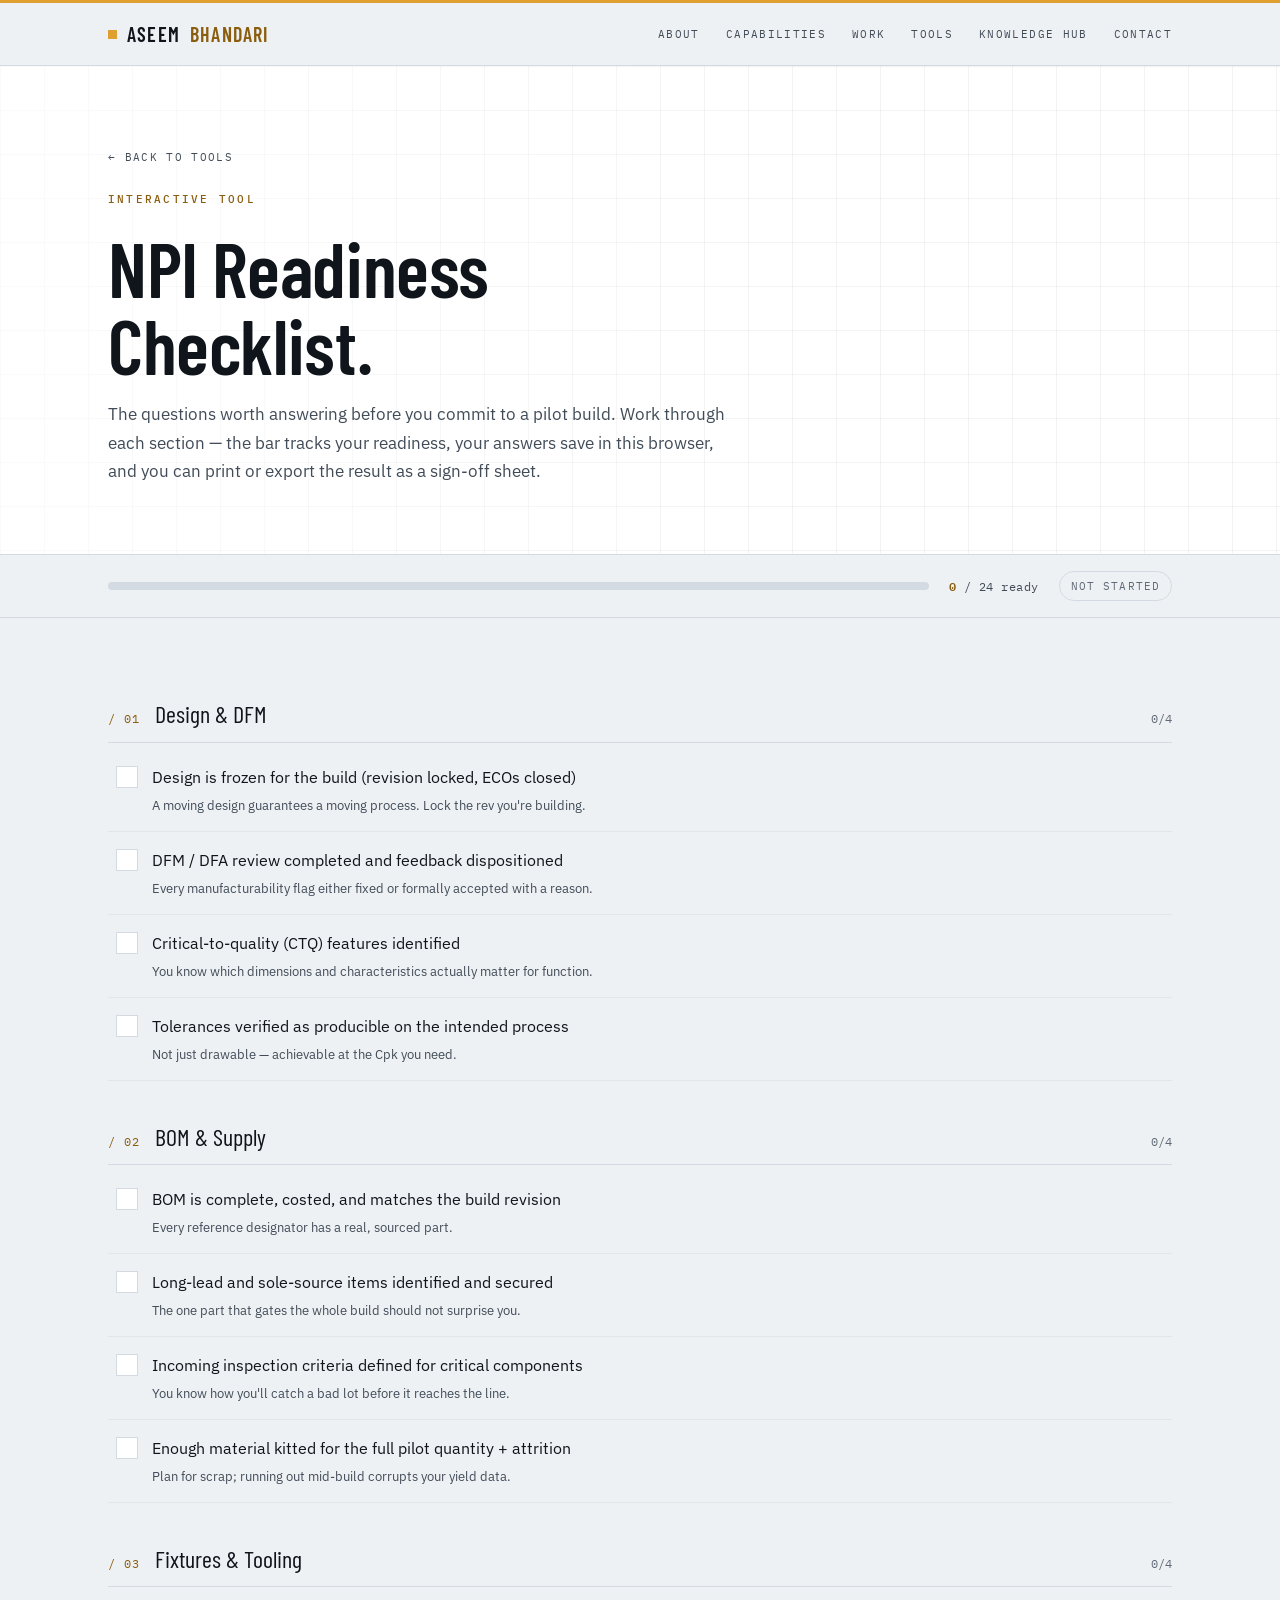
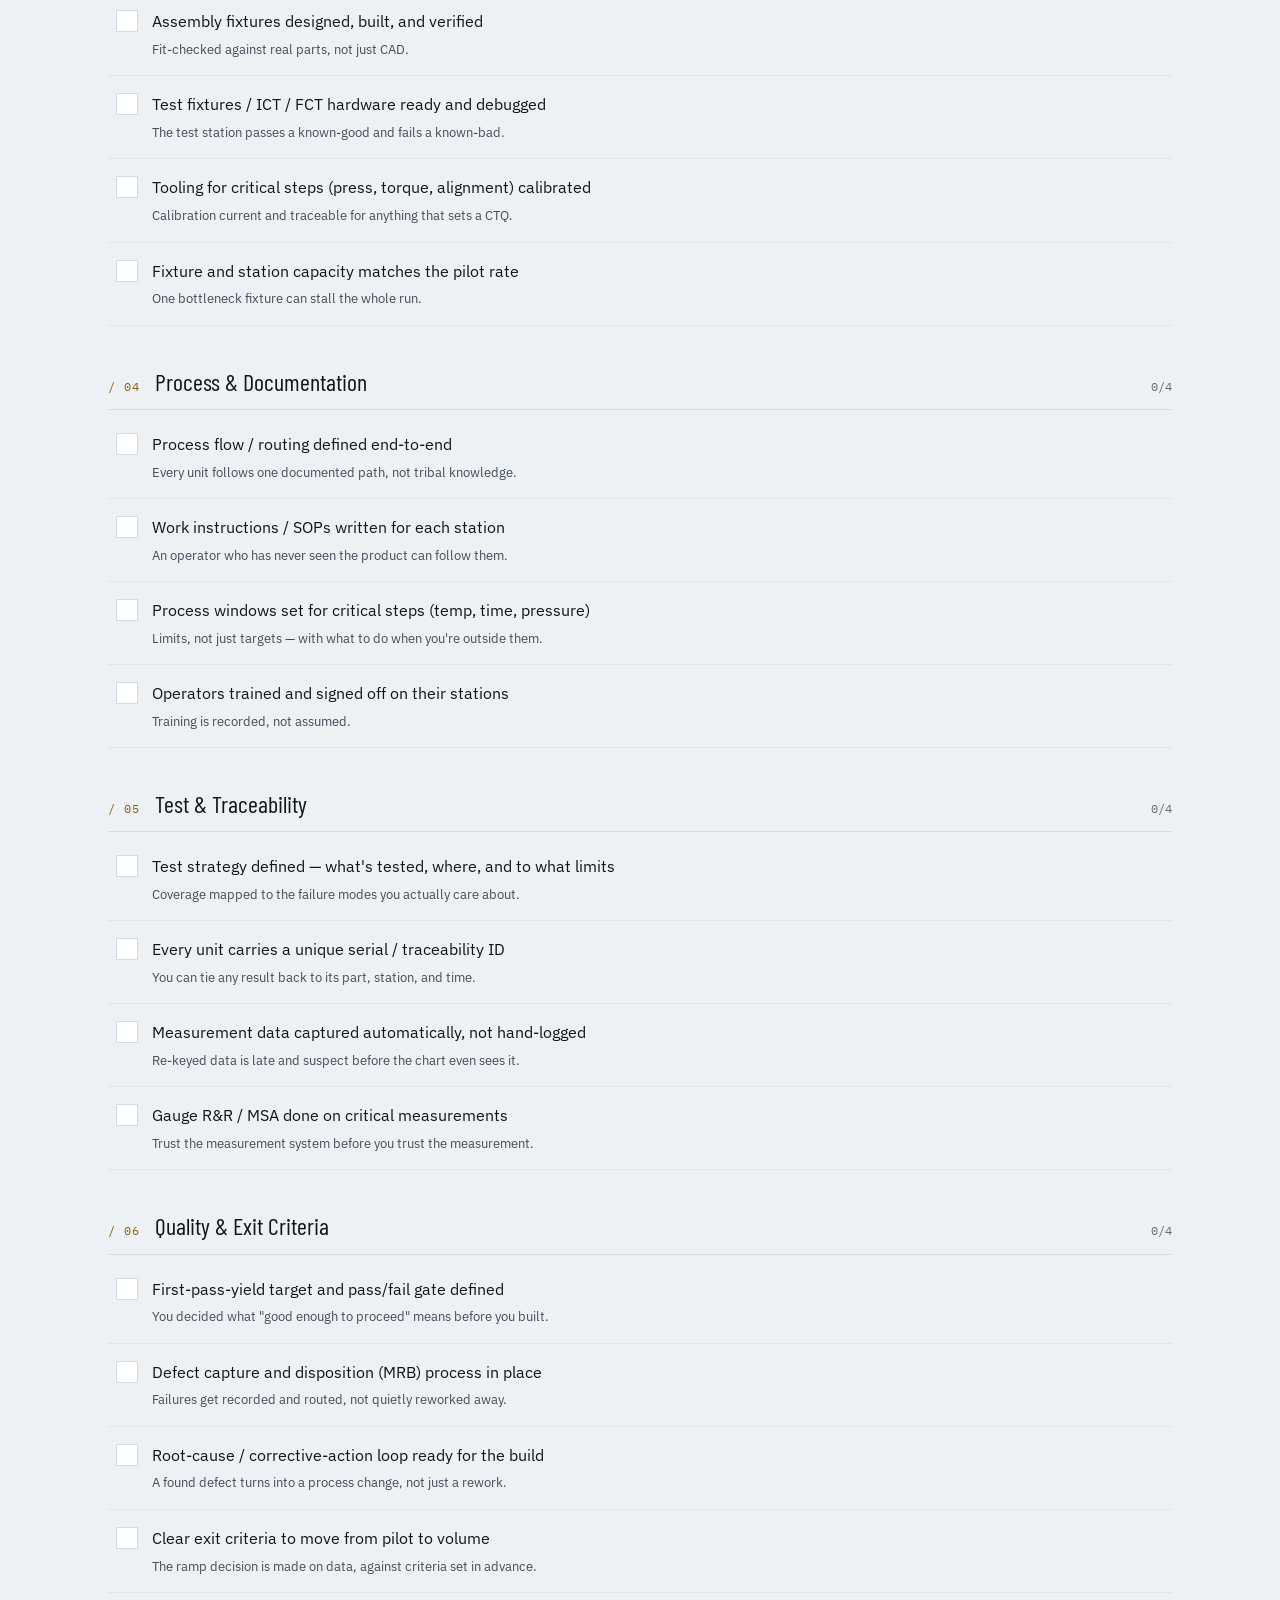
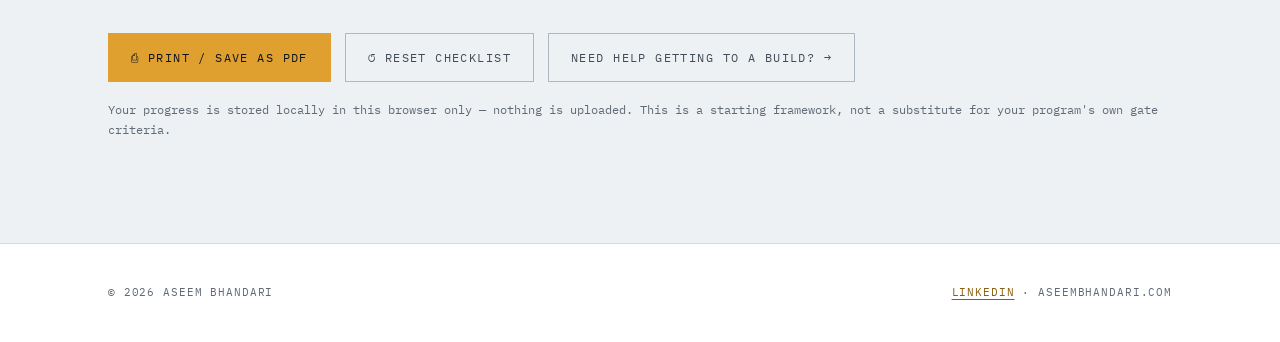
<file: npi-checklist.html>
<!doctype html>
<html lang="en">
<head>
<meta charset="utf-8">
<meta name="viewport" content="width=device-width, initial-scale=1">
<title>NPI Readiness Checklist — Aseem Bhandari</title>
<meta name="description" content="An interactive New Product Introduction (NPI) readiness checklist — the questions worth answering before a pilot build: DFM, BOM, fixtures, test coverage, traceability, and exit criteria.">
<link rel="canonical" href="https://aseembhandari.com/npi-checklist.html">
<link rel="icon" href="favicon.svg" type="image/svg+xml">
<link rel="apple-touch-icon" href="favicon.svg">
<meta property="og:type" content="website">
<meta property="og:site_name" content="Aseem Bhandari">
<meta property="og:title" content="NPI Readiness Checklist">
<meta property="og:description" content="The questions worth answering before a pilot build — an interactive readiness checklist covering DFM, BOM, fixtures, test coverage, traceability, and exit criteria.">
<meta property="og:url" content="https://aseembhandari.com/npi-checklist.html">
<meta property="og:image" content="https://aseembhandari.com/og/npi-checklist.png">
<meta property="og:image:width" content="1200">
<meta property="og:image:height" content="630">
<meta name="twitter:card" content="summary_large_image">
<meta name="twitter:image" content="https://aseembhandari.com/og/npi-checklist.png">
<link rel="preconnect" href="https://fonts.googleapis.com">
<link rel="preconnect" href="https://fonts.gstatic.com" crossorigin>
<link rel="stylesheet" href="https://fonts.googleapis.com/css2?family=Barlow+Condensed:wght@500;600&family=IBM+Plex+Mono:wght@400;500;600&family=IBM+Plex+Sans:wght@400;500;600&display=swap">
<link rel="stylesheet" href="styles.css">
<style>
  /* progress header */
  .ck-progress { position: sticky; top: 64px; z-index: 40; background: rgba(var(--bg-rgb),.9); backdrop-filter: blur(10px); border-bottom: 1px solid var(--line); padding: 16px 0; }
  .ck-progress .wrap { display: flex; align-items: center; gap: 20px; flex-wrap: wrap; }
  .ck-bar { flex: 1; min-width: 180px; height: 8px; background: var(--line); border-radius: 100px; overflow: hidden; }
  .ck-bar > i { display: block; height: 100%; width: 0; background: linear-gradient(90deg, var(--copper), var(--copper-bright)); transition: width .35s var(--ease); }
  .ck-count { font-family: 'IBM Plex Mono', monospace; font-size: .78rem; color: var(--ink-soft); letter-spacing: .04em; white-space: nowrap; }
  .ck-count b { color: var(--copper-text); font-weight: 600; }
  .ck-verdict { font-family: 'IBM Plex Mono', monospace; font-size: .7rem; letter-spacing: .1em; text-transform: uppercase; padding: 5px 11px; border-radius: 100px; border: 1px solid var(--line); color: var(--ink-faint); white-space: nowrap; }
  .ck-verdict.go { color: var(--good); border-color: var(--good-border); background: var(--good-bg); }
  .ck-verdict.warn { color: var(--warn); border-color: var(--warn-border); background: var(--warn-bg); }

  /* category groups */
  .ck-group { margin: 40px 0; }
  .ck-group > .ghead { display: flex; align-items: baseline; gap: 14px; border-bottom: 1px solid var(--line); padding-bottom: 12px; margin-bottom: 6px; }
  .ck-group .gnum { font-family: 'IBM Plex Mono', monospace; font-size: .72rem; color: var(--copper-text); letter-spacing: .1em; }
  .ck-group .gname { font-family: var(--font-display); font-size: 1.5rem; font-weight: 400; line-height: 1.3; letter-spacing: 0; color: var(--ink); }
  .ck-group .gcount { margin-left: auto; font-family: 'IBM Plex Mono', monospace; font-size: .72rem; color: var(--ink-faint); }

  .ck-item { display: flex; gap: 14px; align-items: flex-start; padding: 15px 8px; border-bottom: 1px solid var(--line-soft); cursor: pointer; transition: background .2s var(--ease); }
  .ck-item:hover { background: rgba(var(--acc-rgb),.06); }
  .ck-item input { appearance: none; -webkit-appearance: none; margin: 2px 0 0; min-width: 22px; height: 22px; border: 1.5px solid var(--line); border-radius:0; background: var(--bg-card); cursor: pointer; position: relative; transition: border-color .2s var(--ease), background .2s var(--ease); }
  .ck-item input:checked { background: var(--acc); border-color: var(--acc); }
  .ck-item input:focus-visible { outline: 2px solid var(--copper); outline-offset: 2px; }
  .ck-item input:checked::after { content: '✓'; position: absolute; inset: 0; display: flex; align-items: center; justify-content: center; color: #0F151B; font-size: .8rem; font-weight: 700; }
  .ck-item .body .q { color: var(--ink); font-size: .98rem; }
  .ck-item.done .body .q { color: var(--ink-faint); text-decoration: line-through; }
  .ck-item .body .hint { display: block; color: var(--ink-soft); font-size: .84rem; margin-top: 3px; }

  .ck-actions { display: flex; gap: 14px; flex-wrap: wrap; margin: 40px 0 8px; }
  .ck-note { font-family: 'IBM Plex Mono', monospace; font-size: .74rem; color: var(--ink-faint); margin-top: 18px; }

  @media print {
    .nav, .ck-progress, .ck-actions, .foot, .back-link, .scroll-progress { display: none !important; }
    .ck-item input { -webkit-print-color-adjust: exact; print-color-adjust: exact; }
    body { background: #fff; }
  }
</style>
<script type="application/ld+json">
{
  "@context": "https://schema.org",
  "@type": "WebApplication",
  "name": "NPI Readiness Checklist",
  "url": "https://aseembhandari.com/npi-checklist.html",
  "description": "An interactive New Product Introduction (NPI) readiness checklist — the questions worth answering before a pilot build: DFM, BOM, fixtures, test coverage, traceability, and exit criteria.",
  "applicationCategory": "BusinessApplication",
  "operatingSystem": "Any (runs in the browser)",
  "browserRequirements": "Requires JavaScript",
  "isAccessibleForFree": true,
  "offers": {
    "@type": "Offer",
    "price": "0",
    "priceCurrency": "USD"
  },
  "featureList": [
    "Interactive New Product Introduction readiness checklist",
    "DFM, BOM, fixtures, test coverage, traceability and launch-gate questions",
    "Progress saved in the browser"
  ],
  "author": {
    "@id": "https://aseembhandari.com/#person",
    "@type": "Person",
    "name": "Aseem Bhandari",
    "url": "https://aseembhandari.com/"
  },
  "isPartOf": {
    "@id": "https://aseembhandari.com/#website"
  }
}
</script>
</head>
<body>
<a class="skip-link" href="#main">Skip to content</a>

<header class="nav">
  <div class="wrap">
    <a href="index.html" class="brand">Aseem <b>Bhandari</b></a>
    <button class="nav-toggle" aria-label="Menu" aria-controls="nav" aria-expanded="false" onclick="var n=document.getElementById('nav');this.setAttribute('aria-expanded', n.classList.toggle('open'))">≡</button>
    <nav class="nav-links" id="nav">
      <a href="index.html#about">About</a>
      <a href="index.html#capabilities">Capabilities</a>
      <a href="index.html#work">Work</a>
      <a href="index.html#hub">Tools</a>
      <a href="blog.html">Knowledge Hub</a>
      <a href="index.html#contact">Contact</a>
    </nav>
  </div>
</header>

<main id="main">

<section class="detail-hero">
  <div class="wrap">
    <a href="index.html#hub" class="back-link">← Back to Tools</a>
    <span class="eyebrow" style="display:block;margin-top:22px;">Interactive tool</span>
    <h1>NPI Readiness Checklist.</h1>
    <p class="lede" style="max-width:62ch;">The questions worth answering before you commit to a pilot build. Work through each section — the bar tracks your readiness, your answers save in this browser, and you can print or export the result as a sign-off sheet.</p>
  </div>
</section>

<div class="ck-progress">
  <div class="wrap">
    <div class="ck-bar"><i id="barFill"></i></div>
    <span class="ck-count"><b id="ckDone">0</b> / <span id="ckTotal">0</span> ready</span>
    <span class="ck-verdict" id="verdict">Not started</span>
  </div>
</div>

<section style="border-top:0;padding-top:40px;">
  <div class="wrap">
    <div id="checklist"></div>

    <div class="ck-actions">
      <button class="btn solid" onclick="window.print()">⎙ Print / save as PDF</button>
      <button class="btn ghost" id="resetBtn">↺ Reset checklist</button>
      <a class="btn ghost" href="index.html#contact">Need help getting to a build? →</a>
    </div>
    <p class="ck-note">Your progress is stored locally in this browser only — nothing is uploaded. This is a starting framework, not a substitute for your program's own gate criteria.</p>
  </div>
</section>

</main>

<footer class="foot">
  <div class="wrap">
    <small>© <span id="yr"></span> Aseem Bhandari</small>
    <small><a href="https://www.linkedin.com/in/aseembhandari21" target="_blank" rel="noopener">LinkedIn</a> · aseembhandari.com</small>
  </div>
</footer>

<script>
  document.getElementById('yr').textContent = new Date().getFullYear();
  document.querySelectorAll('.nav-links a').forEach(a => a.addEventListener('click', () => document.getElementById('nav').classList.remove('open')));

  const GROUPS = [
    {
      name: 'Design & DFM',
      items: [
        { q: 'Design is frozen for the build (revision locked, ECOs closed)', hint: 'A moving design guarantees a moving process. Lock the rev you\'re building.' },
        { q: 'DFM / DFA review completed and feedback dispositioned', hint: 'Every manufacturability flag either fixed or formally accepted with a reason.' },
        { q: 'Critical-to-quality (CTQ) features identified', hint: 'You know which dimensions and characteristics actually matter for function.' },
        { q: 'Tolerances verified as producible on the intended process', hint: 'Not just drawable — achievable at the Cpk you need.' }
      ]
    },
    {
      name: 'BOM & Supply',
      items: [
        { q: 'BOM is complete, costed, and matches the build revision', hint: 'Every reference designator has a real, sourced part.' },
        { q: 'Long-lead and sole-source items identified and secured', hint: 'The one part that gates the whole build should not surprise you.' },
        { q: 'Incoming inspection criteria defined for critical components', hint: 'You know how you\'ll catch a bad lot before it reaches the line.' },
        { q: 'Enough material kitted for the full pilot quantity + attrition', hint: 'Plan for scrap; running out mid-build corrupts your yield data.' }
      ]
    },
    {
      name: 'Fixtures & Tooling',
      items: [
        { q: 'Assembly fixtures designed, built, and verified', hint: 'Fit-checked against real parts, not just CAD.' },
        { q: 'Test fixtures / ICT / FCT hardware ready and debugged', hint: 'The test station passes a known-good and fails a known-bad.' },
        { q: 'Tooling for critical steps (press, torque, alignment) calibrated', hint: 'Calibration current and traceable for anything that sets a CTQ.' },
        { q: 'Fixture and station capacity matches the pilot rate', hint: 'One bottleneck fixture can stall the whole run.' }
      ]
    },
    {
      name: 'Process & Documentation',
      items: [
        { q: 'Process flow / routing defined end-to-end', hint: 'Every unit follows one documented path, not tribal knowledge.' },
        { q: 'Work instructions / SOPs written for each station', hint: 'An operator who has never seen the product can follow them.' },
        { q: 'Process windows set for critical steps (temp, time, pressure)', hint: 'Limits, not just targets — with what to do when you\'re outside them.' },
        { q: 'Operators trained and signed off on their stations', hint: 'Training is recorded, not assumed.' }
      ]
    },
    {
      name: 'Test & Traceability',
      items: [
        { q: 'Test strategy defined — what\'s tested, where, and to what limits', hint: 'Coverage mapped to the failure modes you actually care about.' },
        { q: 'Every unit carries a unique serial / traceability ID', hint: 'You can tie any result back to its part, station, and time.' },
        { q: 'Measurement data captured automatically, not hand-logged', hint: 'Re-keyed data is late and suspect before the chart even sees it.' },
        { q: 'Gauge R&R / MSA done on critical measurements', hint: 'Trust the measurement system before you trust the measurement.' }
      ]
    },
    {
      name: 'Quality & Exit Criteria',
      items: [
        { q: 'First-pass-yield target and pass/fail gate defined', hint: 'You decided what "good enough to proceed" means before you built.' },
        { q: 'Defect capture and disposition (MRB) process in place', hint: 'Failures get recorded and routed, not quietly reworked away.' },
        { q: 'Root-cause / corrective-action loop ready for the build', hint: 'A found defect turns into a process change, not just a rework.' },
        { q: 'Clear exit criteria to move from pilot to volume', hint: 'The ramp decision is made on data, against criteria set in advance.' }
      ]
    }
  ];

  const KEY = 'npi-checklist-v1';
  let saved = {};
  try { saved = JSON.parse(localStorage.getItem(KEY) || '{}'); } catch (e) { saved = {}; }

  const root = document.getElementById('checklist');
  let total = 0;
  GROUPS.forEach((g, gi) => {
    const wrap = document.createElement('div');
    wrap.className = 'ck-group';
    let itemsHtml = '';
    g.items.forEach((it, ii) => {
      const id = 'g' + gi + 'i' + ii;
      const on = saved[id] ? 'checked' : '';
      const donec = saved[id] ? 'done' : '';
      itemsHtml +=
        '<label class="ck-item ' + donec + '" data-id="' + id + '">' +
          '<input type="checkbox" ' + on + '>' +
          '<span class="body"><span class="q">' + it.q + '</span><span class="hint">' + it.hint + '</span></span>' +
        '</label>';
      total++;
    });
    wrap.innerHTML =
      '<div class="ghead"><span class="gnum">/ 0' + (gi + 1) + '</span><h2 class="gname">' + g.name + '</h2>' +
      '<span class="gcount" data-gcount="' + gi + '"></span></div>' + itemsHtml;
    root.appendChild(wrap);
  });
  document.getElementById('ckTotal').textContent = total;

  const barFill = document.getElementById('barFill');
  const ckDone = document.getElementById('ckDone');
  const verdict = document.getElementById('verdict');

  function refresh() {
    let done = 0;
    document.querySelectorAll('.ck-group').forEach((grp, gi) => {
      const boxes = grp.querySelectorAll('input');
      let gdone = 0;
      boxes.forEach(b => { if (b.checked) gdone++; });
      done += gdone;
      grp.querySelector('[data-gcount]').textContent = gdone + '/' + boxes.length;
    });
    const pct = total ? Math.round((done / total) * 100) : 0;
    barFill.style.width = pct + '%';
    ckDone.textContent = done;
    verdict.className = 'ck-verdict';
    if (done === 0) { verdict.textContent = 'Not started'; }
    else if (pct === 100) { verdict.textContent = '✓ Build-ready'; verdict.classList.add('go'); }
    else if (pct >= 80) { verdict.textContent = pct + '% — nearly there'; verdict.classList.add('warn'); }
    else { verdict.textContent = pct + '% — gaps remain'; verdict.classList.add('warn'); }
  }

  root.querySelectorAll('.ck-item').forEach(label => {
    const box = label.querySelector('input');
    box.addEventListener('change', () => {
      label.classList.toggle('done', box.checked);
      saved[label.dataset.id] = box.checked;
      try { localStorage.setItem(KEY, JSON.stringify(saved)); } catch (e) {}
      refresh();
    });
  });

  document.getElementById('resetBtn').addEventListener('click', () => {
    saved = {};
    try { localStorage.removeItem(KEY); } catch (e) {}
    root.querySelectorAll('input').forEach(b => b.checked = false);
    root.querySelectorAll('.ck-item').forEach(l => l.classList.remove('done'));
    refresh();
  });

  refresh();
</script>
<script src="enhance.js"></script>
</body>
</html>
</file>
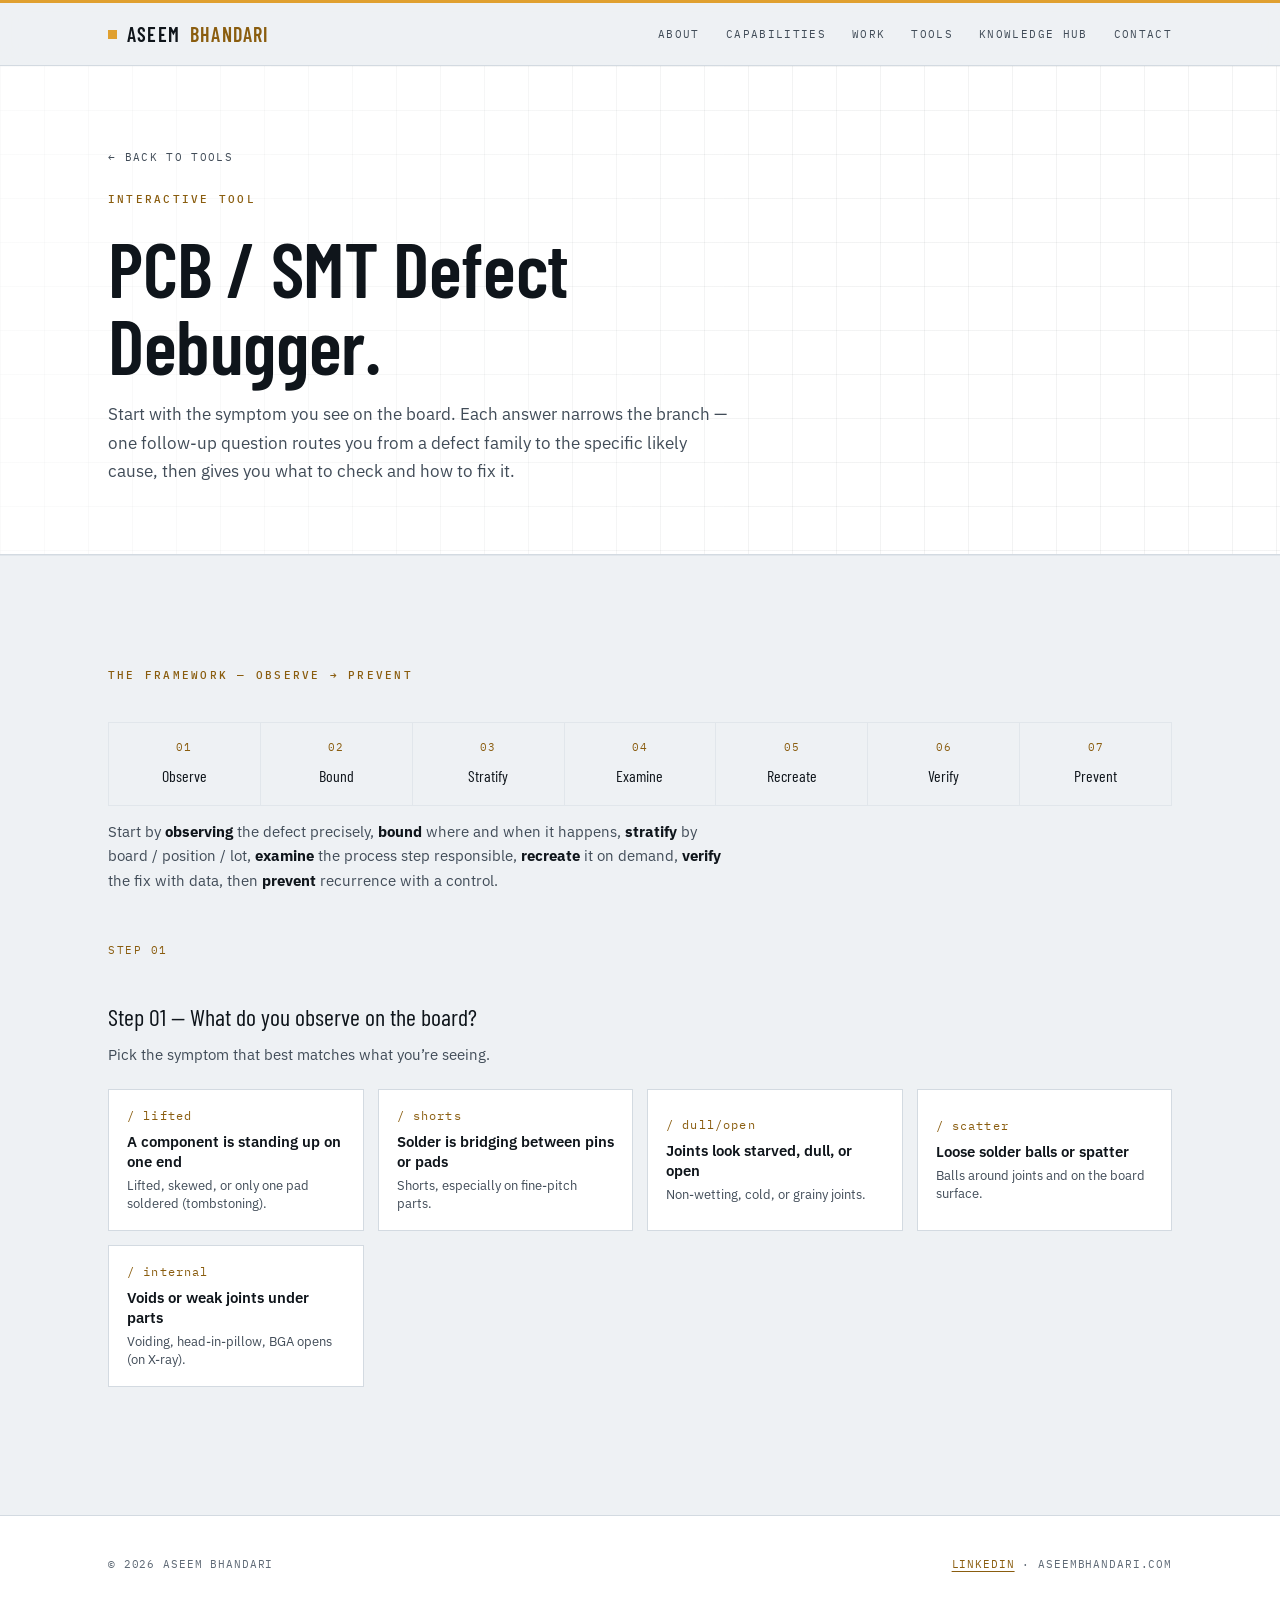
<file: pcbdebug.html>
<!doctype html>
<html lang="en">
<head>
<meta charset="utf-8">
<meta name="viewport" content="width=device-width, initial-scale=1">
<title>PCB / SMT Defect Debugger — Aseem Bhandari</title>
<meta name="description" content="A guided decision tree for diagnosing SMT solder and assembly defects: observe the symptom, answer a follow-up, and route to the specific root cause with check-and-fix steps.">
<link rel="canonical" href="https://aseembhandari.com/pcbdebug.html">
<link rel="icon" href="favicon.svg" type="image/svg+xml">
<link rel="apple-touch-icon" href="favicon.svg">
<meta property="og:type" content="website">
<meta property="og:site_name" content="Aseem Bhandari">
<meta property="og:title" content="PCB / SMT Defect Debugger">
<meta property="og:description" content="A guided decision tree for diagnosing SMT solder and assembly defects: observe the symptom, answer a follow-up, and route to the specific root cause with check-and-fix steps.">
<meta property="og:url" content="https://aseembhandari.com/pcbdebug.html">
<meta property="og:image" content="https://aseembhandari.com/og/pcbdebug.png">
<meta property="og:image:width" content="1200">
<meta property="og:image:height" content="630">
<meta name="twitter:card" content="summary_large_image">
<meta name="twitter:image" content="https://aseembhandari.com/og/pcbdebug.png">
<link rel="preconnect" href="https://fonts.googleapis.com">
<link rel="preconnect" href="https://fonts.gstatic.com" crossorigin>
<link rel="stylesheet" href="https://fonts.googleapis.com/css2?family=Barlow+Condensed:wght@500;600&family=IBM+Plex+Mono:wght@400;500;600&family=IBM+Plex+Sans:wght@400;500;600&display=swap">
<link rel="stylesheet" href="styles.css">
<style>
  .framework { display:grid; grid-template-columns:repeat(7,1fr); gap:1px; background:var(--line-soft); border:1px solid var(--line-soft); margin:36px 0 8px; }
  .framework .step { background:var(--bg); padding:16px 12px; text-align:center; }
  .framework .step .n { font-family:'IBM Plex Mono',monospace; font-size:.66rem; color:var(--copper-text); letter-spacing:.1em; }
  .framework .step .w { font-family:var(--font-display); font-size:1rem; margin-top:6px; color:var(--ink); }
  @media(max-width:820px){ .framework{ grid-template-columns:repeat(2,1fr);} }

  /* wizard */
  .wiz { margin-top:42px; }
  .wiz-step { font-family:'IBM Plex Mono',monospace; font-size:.7rem; letter-spacing:.14em; text-transform:uppercase; color:var(--copper-text); }
  .breadcrumb { font-family:'IBM Plex Mono',monospace; font-size:.72rem; color:var(--ink-faint); letter-spacing:.03em; margin:10px 0 0; min-height:1em; }
  .breadcrumb b { color:var(--ink-soft); font-weight:500; }
  .breadcrumb .sep { color:var(--copper-text); margin:0 8px; }
  .wiz .q { font-family:var(--font-display); font-size:1.5rem; margin:14px 0 6px; color:var(--ink); }
  .wiz .q-hint { color:var(--ink-soft); font-size:.92rem; margin-bottom:22px; max-width:64ch; }
  .options { display:grid; grid-template-columns:repeat(auto-fit,minmax(240px,1fr)); gap:14px; }
  .opt {
    text-align:left; background:var(--bg-card); border:1px solid var(--line); color:var(--ink);
    padding:18px; border-radius:0; cursor:pointer; font-family:'IBM Plex Sans',sans-serif;
    font-size:.95rem; transition:border-color .25s var(--ease), transform .25s var(--ease), box-shadow .25s var(--ease);
  }
  .opt:hover { border-color:var(--copper); transform:translateY(-2px); box-shadow:var(--shadow); }
  .opt .icon { font-family:'IBM Plex Mono',monospace; color:var(--copper-text); font-size:.72rem; letter-spacing:.1em; display:block; margin-bottom:8px; }
  .opt b { font-weight:600; }
  .opt .oh { display:block; color:var(--ink-soft); font-size:.84rem; margin-top:5px; }

  .wiz-actions { margin-top:24px; display:flex; gap:12px; flex-wrap:wrap; }
  .link-btn { font-family:'IBM Plex Mono',monospace; font-size:.78rem; letter-spacing:.04em; color:var(--ink-soft); background:none; border:0; cursor:pointer; padding:6px 0; }
  .link-btn:hover { color:var(--copper-text); }

  .card { background:var(--bg-raise); border:1px solid var(--line); border-left:3px solid var(--copper); border-radius:0; padding:28px 30px; }
  .card h2 { font-family:var(--font-display); font-size:1.6rem; color:var(--ink); }
  .card .defect-tag { font-family:'IBM Plex Mono',monospace; font-size:.7rem; letter-spacing:.12em; text-transform:uppercase; color:var(--copper-text); }
  .card .block { margin-top:22px; }
  .card .block .label { font-family:'IBM Plex Mono',monospace; font-size:.72rem; letter-spacing:.1em; text-transform:uppercase; color:var(--copper-text); margin-bottom:8px; }
  .card ul { margin:0 0 0 20px; color:var(--ink-soft); }
  .card li { margin-bottom:7px; }
  [hidden]{ display:none !important; }
</style>
<script type="application/ld+json">
{
  "@context": "https://schema.org",
  "@type": "WebApplication",
  "name": "PCB / SMT Defect Debugger",
  "url": "https://aseembhandari.com/pcbdebug.html",
  "description": "A guided decision tree for diagnosing SMT solder and assembly defects: observe the symptom, answer a follow-up, and route to the specific root cause with check-and-fix steps.",
  "applicationCategory": "BusinessApplication",
  "operatingSystem": "Any (runs in the browser)",
  "browserRequirements": "Requires JavaScript",
  "isAccessibleForFree": true,
  "offers": {
    "@type": "Offer",
    "price": "0",
    "priceCurrency": "USD"
  },
  "featureList": [
    "Guided symptom-to-root-cause decision tree for SMT solder and assembly defects",
    "Check-and-fix steps per likely cause",
    "Observe → Bound → Stratify → Examine → Recreate → Verify framework"
  ],
  "author": {
    "@id": "https://aseembhandari.com/#person",
    "@type": "Person",
    "name": "Aseem Bhandari",
    "url": "https://aseembhandari.com/"
  },
  "isPartOf": {
    "@id": "https://aseembhandari.com/#website"
  }
}
</script>
</head>
<body>
<a class="skip-link" href="#main">Skip to content</a>

<header class="nav">
  <div class="wrap">
    <a href="index.html" class="brand">Aseem <b>Bhandari</b></a>
    <button class="nav-toggle" aria-label="Menu" aria-controls="nav" aria-expanded="false" onclick="var n=document.getElementById('nav');this.setAttribute('aria-expanded', n.classList.toggle('open'))">≡</button>
    <nav class="nav-links" id="nav">
      <a href="index.html#about">About</a>
      <a href="index.html#capabilities">Capabilities</a>
      <a href="index.html#work">Work</a>
      <a href="index.html#hub">Tools</a>
      <a href="blog.html">Knowledge Hub</a>
      <a href="index.html#contact">Contact</a>
    </nav>
  </div>
</header>

<main id="main">

<section class="detail-hero">
  <div class="wrap">
    <a href="index.html#hub" class="back-link">← Back to Tools</a>
    <span class="eyebrow" style="display:block;margin-top:22px;">Interactive tool</span>
    <h1>PCB / SMT Defect Debugger.</h1>
    <p class="lede" style="max-width:62ch;">Start with the symptom you see on the board. Each answer narrows the branch — one follow-up question routes you from a defect family to the specific likely cause, then gives you what to check and how to fix it.</p>
  </div>
</section>

<section style="border-top:1px solid var(--line-soft);">
  <div class="wrap">
    <span class="eyebrow">The framework — OBSERVE → PREVENT</span>
    <div class="framework">
      <div class="step"><div class="n">01</div><div class="w">Observe</div></div>
      <div class="step"><div class="n">02</div><div class="w">Bound</div></div>
      <div class="step"><div class="n">03</div><div class="w">Stratify</div></div>
      <div class="step"><div class="n">04</div><div class="w">Examine</div></div>
      <div class="step"><div class="n">05</div><div class="w">Recreate</div></div>
      <div class="step"><div class="n">06</div><div class="w">Verify</div></div>
      <div class="step"><div class="n">07</div><div class="w">Prevent</div></div>
    </div>
    <p style="color:var(--ink-soft);max-width:70ch;margin-top:14px;font-size:.92rem;">Start by <b style="color:var(--ink)">observing</b> the defect precisely, <b style="color:var(--ink)">bound</b> where and when it happens, <b style="color:var(--ink)">stratify</b> by board / position / lot, <b style="color:var(--ink)">examine</b> the process step responsible, <b style="color:var(--ink)">recreate</b> it on demand, <b style="color:var(--ink)">verify</b> the fix with data, then <b style="color:var(--ink)">prevent</b> recurrence with a control.</p>

    <div class="wiz">
      <span class="wiz-step" id="wizStep">Step 01</span>
      <div class="breadcrumb" id="crumb"></div>
      <div id="panel"></div>
      <div class="wiz-actions" id="actions"></div>
    </div>
  </div>
</section>

</main>

<footer class="foot">
  <div class="wrap">
    <small>© <span id="yr"></span> Aseem Bhandari</small>
    <small><a href="https://www.linkedin.com/in/aseembhandari21" target="_blank" rel="noopener">LinkedIn</a> · aseembhandari.com</small>
  </div>
</footer>

<script>
  document.getElementById('yr').textContent = new Date().getFullYear();
  document.querySelectorAll('.nav-links a').forEach(a => a.addEventListener('click', () => document.getElementById('nav').classList.remove('open')));

  // ---- decision tree ----
  // Each node is either a question {q, hint, opts:[{icon,label,hint,to}]}
  // or a result {result:{name,tag,causes[],check[],fix[]}}.
  const NODES = {
    start: {
      q: 'Step 01 — What do you observe on the board?',
      hint: 'Pick the symptom that best matches what you’re seeing.',
      opts: [
        { icon:'/ lifted',  label:'A component is standing up on one end', hint:'Lifted, skewed, or only one pad soldered (tombstoning).', to:'tomb_q' },
        { icon:'/ shorts',  label:'Solder is bridging between pins or pads', hint:'Shorts, especially on fine-pitch parts.', to:'bridge_q' },
        { icon:'/ dull/open', label:'Joints look starved, dull, or open', hint:'Non-wetting, cold, or grainy joints.', to:'insuff_q' },
        { icon:'/ scatter', label:'Loose solder balls or spatter', hint:'Balls around joints and on the board surface.', to:'balls_q' },
        { icon:'/ internal', label:'Voids or weak joints under parts', hint:'Voiding, head-in-pillow, BGA opens (on X-ray).', to:'voids_q' }
      ]
    },

    /* ---------- TOMBSTONE ---------- */
    tomb_q: {
      q: 'Step 02 — Where is the lifting concentrated?',
      hint: 'Stratify: is it thermal, paste/placement, or oven-driven?',
      opts: [
        { icon:'/ thermal', label:'On parts beside large copper pours, planes, or thermal vias', hint:'One pad sinks heat away from the other.', to:'r_tomb_thermal' },
        { icon:'/ paste', label:'Random — and paste or placement looks off on one end', hint:'Uneven paste volume or an offset part.', to:'r_tomb_paste' },
        { icon:'/ oven', label:'Clustered in one oven zone or along a board edge', hint:'The reflow profile isn’t symmetric.', to:'r_tomb_profile' }
      ]
    },
    r_tomb_thermal: { result: {
      name:'Tombstoning — thermal imbalance', tag:'Pad heat-sinking · uneven wetting',
      causes:['One termination is tied to a copper plane / thermal mass and heats slower','The hotter pad reflows first and its surface tension lifts the part','Missing or uneven thermal relief between the two pads'],
      check:['Compare copper connections and thermal relief on the two ends','Profile across the part — is one pad reaching liquidus well before the other?','Confirm both terminations wet at the same point in the profile'],
      fix:['Add / balance thermal relief so both pads have similar thermal mass','Lengthen the soak and reduce ramp so both ends reach liquidus together','Match pad geometry; consider layout change on the heavy pad'] } },
    r_tomb_paste: { result: {
      name:'Tombstoning — paste / placement imbalance', tag:'Deposit volume · placement offset',
      causes:['More paste on one pad than the other','Placement offset — part not centered across both pads','Aperture imbalance depositing unequal volume'],
      check:['SPI / inspect deposit volume on both pads','Verify placement centering is within tolerance','Check stencil aperture symmetry for the footprint'],
      fix:['Equalize aperture design so both pads get matched volume','Correct placement offset / nozzle centering','Confirm paste is in spec and printing evenly'] } },
    r_tomb_profile: { result: {
      name:'Tombstoning — reflow profile asymmetry', tag:'Oven zones · ramp balance',
      causes:['Steep or asymmetric ramp heats one end first','Oven zone imbalance or uneven airflow','Board orientation / spacing creating a thermal gradient'],
      check:['Run a profiled board across all zones','Measure delta-T across the part and across the board','Review conveyor speed and per-zone setpoints'],
      fix:['Flatten and lengthen the soak to even out heating','Balance oven zone temperatures / airflow','Adjust board orientation and spacing on the belt'] } },

    /* ---------- BRIDGING ---------- */
    bridge_q: {
      q: 'Step 02 — Inspect the printed paste before reflow. What do you see?',
      hint: 'This separates a print problem from a reflow problem.',
      opts: [
        { icon:'/ excess', label:'Too much paste — already touching between pads', hint:'A print / stencil volume issue.', to:'r_bridge_print' },
        { icon:'/ after', label:'Paste looks clean before reflow; bridges appear after', hint:'Slump or collapse during the profile.', to:'r_bridge_reflow' },
        { icon:'/ smear', label:'Paste is smeared, offset, or double-printed', hint:'Registration or placement smear.', to:'r_bridge_reg' }
      ]
    },
    r_bridge_print: { result: {
      name:'Bridging — excess paste / aperture', tag:'Stencil design · over-print',
      causes:['Aperture too large or over-printing for the pitch','Stencil too thick — poor area ratio on fine-pitch','Excess volume collapses across the gap in reflow'],
      check:['SPI volume vs target at the affected pitch','Aperture design vs pad (area / aspect ratio)','Stencil thickness appropriate for the finest pitch'],
      fix:['Reduce aperture — home-plate or trapezoidal on fine-pitch','Thinner stencil or local step-down','Verify print pressure / speed aren’t over-depositing'] } },
    r_bridge_reflow: { result: {
      name:'Bridging — slump / profile collapse', tag:'Soak · paste rheology',
      causes:['Hot slump before reflow spreads paste across the gap','Soak too long or too hot for the paste','Paste rheology out of spec / expired'],
      check:['Review soak length and ramp in the profile','Check paste spec, shelf life, and storage','Run a slump test on the current paste'],
      fix:['Shorten / cool the soak to limit slump','Use a paste rated for the pitch and profile','Confirm handling — cold storage, controlled open time'] } },
    r_bridge_reg: { result: {
      name:'Bridging — misregistration / smear', tag:'Alignment · placement force',
      causes:['Stencil-to-board misalignment offsets deposits','Placement Z-force smears paste between pads','Paste bleeding under a poorly gasketed / dirty stencil'],
      check:['Print registration to the pads','Placement nozzle Z-height / force','Stencil underside cleanliness and wipe frequency'],
      fix:['Correct stencil alignment / fiducial calibration','Reduce placement force and Z-travel','Increase underside wipe frequency; improve gasketing'] } },

    /* ---------- INSUFFICIENT ---------- */
    insuff_q: {
      q: 'Step 02 — Look closely at the joints. Which fits best?',
      hint: 'Distinguish too-little-paste from too-little-heat from bad surfaces.',
      opts: [
        { icon:'/ volume', label:'Too little paste was deposited to begin with', hint:'A print / aperture problem.', to:'r_ins_print' },
        { icon:'/ dull', label:'Enough paste, but joints are dull, grainy, non-wetting', hint:'Not enough thermal energy at the joint.', to:'r_ins_thermal' },
        { icon:'/ oxide', label:'Pads or leads look oxidized or discolored', hint:'A solderability / contamination problem.', to:'r_ins_solder' }
      ]
    },
    r_ins_print: { result: {
      name:'Insufficient — low deposit', tag:'Print · aperture release',
      causes:['Clogged or undersized apertures','Low print pressure / worn squeegee','Poor paste release (area ratio, underside)'],
      check:['Measure deposit volume vs target','Inspect apertures for clogging; check area ratio','Squeegee condition, pressure, and speed'],
      fix:['Clear / resize apertures; verify area ratio','Tune print pressure and speed','Increase underside cleaning; confirm release'] } },
    r_ins_thermal: { result: {
      name:'Insufficient — low heat / TAL', tag:'Peak temp · time-above-liquidus',
      causes:['Peak temperature or time-above-liquidus too low','Profile runs cool at this joint / thermal mass','Flux exhausted before the joint reaches reflow'],
      check:['Profile the board — peak and TAL at this joint','Review oven zone setpoints and conveyor speed','Confirm flux is still active at the moment of reflow'],
      fix:['Raise peak / extend TAL within the paste window','Reshape profile for the local thermal mass','Consider N2 atmosphere if available'] } },
    r_ins_solder: { result: {
      name:'Insufficient — solderability / oxidation', tag:'Surface finish · contamination',
      causes:['Oxidized or contaminated pads / leads','Expired finish or poor storage','Flux too weak for the surface condition'],
      check:['Incoming solderability test on board & parts','Finish type, shelf life, and storage/humidity','Flux activity vs the surface it has to wet'],
      fix:['Fresh stock or bake; remove oxidation','Match flux activity to the surface','Tighten storage / handling controls'] } },

    /* ---------- SOLDER BALLS ---------- */
    balls_q: {
      q: 'Step 02 — When and where do the solder balls show up?',
      hint: 'Timing points at print, moisture, or ramp.',
      opts: [
        { icon:'/ print', label:'Scattered around pads / on soldermask after reflow', hint:'Paste ended up outside the pad.', to:'r_balls_print' },
        { icon:'/ moisture', label:'Worse when paste has been out a while, or in humid conditions', hint:'Moisture / paste handling.', to:'r_balls_moist' },
        { icon:'/ ramp', label:'Right after a fast preheat ramp', hint:'Violent outgassing scatters solder.', to:'r_balls_ramp' }
      ]
    },
    r_balls_print: { result: {
      name:'Solder balls — paste outside the pad', tag:'Print · slump · gasketing',
      causes:['Paste printed or slumped outside the footprint','Poor stencil gasketing lets paste bleed','Over-print / aperture-to-pad mismatch'],
      check:['Inspect print vs pad footprint','Stencil underside cleanliness / gasketing','Aperture and pad alignment'],
      fix:['Tighten aperture and alignment to the pad','Improve gasketing; clean underside frequently','Reduce over-print volume'] } },
    r_balls_moist: { result: {
      name:'Solder balls — moisture / handling', tag:'Paste condition · humidity',
      causes:['Moisture flashing off during ramp scatters solder','Cold or idle paste re-used past its open time','High ambient humidity on the line'],
      check:['Paste storage, warm-up, and open/idle time','Re-use of dried or previously opened paste','Line humidity vs paste spec'],
      fix:['Condition paste to spec before use','Control open time; discard dried paste','Manage line humidity / paste handling'] } },
    r_balls_ramp: { result: {
      name:'Solder balls — ramp too fast', tag:'Preheat · outgassing',
      causes:['Rapid preheat outgasses volatiles violently','Solvents boil off and scatter solder particles'],
      check:['Preheat ramp rate vs paste spec','Overall profile shape through preheat'],
      fix:['Slow the preheat ramp to drive off volatiles gently','Reshape the profile within the paste window'] } },

    /* ---------- VOIDS / HiP ---------- */
    voids_q: {
      q: 'Step 02 — What does X-ray or cross-section show?',
      hint: 'The signature separates gas voids, head-in-pillow, and warpage.',
      opts: [
        { icon:'/ gas', label:'Gas voids trapped inside the joint', hint:'Volatiles couldn’t escape.', to:'r_void_gas' },
        { icon:'/ HiP', label:'Ball and paste never merged (head-in-pillow)', hint:'They touched but didn’t coalesce.', to:'r_void_hip' },
        { icon:'/ warp', label:'Opens at package corners or edges', hint:'Dynamic warpage at reflow.', to:'r_void_warp' }
      ]
    },
    r_void_gas: { result: {
      name:'Voiding — trapped outgassing', tag:'Flux volatiles · profile',
      causes:['Flux volatiles trapped before they can escape','Profile doesn’t give gas time to work out','Paste volume / aperture over the pad'],
      check:['X-ray void % and distribution','Profile TAL and ramp into reflow','Paste volume and aperture design'],
      fix:['Optimize profile — longer TAL, controlled ramp','Adjust paste volume / aperture (e.g. windowpane)','N2 or vacuum reflow if available'] } },
    r_void_hip: { result: {
      name:'Voiding — head-in-pillow', tag:'Warpage · oxidation',
      causes:['Package warpage separates ball and paste at reflow','Oxidation on ball or paste prevents coalescence','Insufficient collapse to bridge the gap'],
      check:['Warpage / co-planarity across temperature','Ball and paste solderability','Peak and TAL at the joint'],
      fix:['Shape the profile to counter warpage timing','Ensure oxide-free surfaces; bake MSD parts','Adjust paste volume; consider N2'] } },
    r_void_warp: { result: {
      name:'Voiding — warpage opens', tag:'Co-planarity · support',
      causes:['Dynamic warpage lifts corners during reflow','Package co-planarity out of spec','Corner joints pull open as the part flexes'],
      check:['Warpage vs temperature (shadow moiré / DIC)','Co-planarity spec vs measured','Board support and orientation in the oven'],
      fix:['Reshape the profile to reduce peak warpage','Package stiffener / support fixtures','Add paste volume at corner joints; review layout'] } }
  };

  const START = 'start';
  let current = START;
  let stack = [];   // node ids for Back
  let trail = [];   // chosen option labels for breadcrumb

  const stepEl = document.getElementById('wizStep');
  const crumbEl = document.getElementById('crumb');
  const panel = document.getElementById('panel');
  const actions = document.getElementById('actions');

  function choose(toId, label) {
    stack.push(current);
    trail.push(label);
    current = toId;
    render();
    document.querySelector('.wiz').scrollIntoView({ behavior:'smooth', block:'start' });
  }
  function back() {
    if (!stack.length) return;
    current = stack.pop();
    trail.pop();
    render();
  }
  function reset() {
    current = START; stack = []; trail = [];
    render();
    document.querySelector('.wiz').scrollIntoView({ behavior:'smooth', block:'start' });
  }

  function render() {
    const node = NODES[current];
    stepEl.textContent = node.result ? 'Diagnosis' : 'Step 0' + (stack.length + 1);
    crumbEl.innerHTML = trail.length
      ? trail.map(t => '<b>' + t + '</b>').join('<span class="sep">→</span>')
      : '';

    if (node.result) {
      const d = node.result;
      panel.innerHTML =
        '<div class="card">' +
          '<span class="defect-tag">Likely cause — ' + d.tag + '</span>' +
          '<h2>' + d.name + '</h2>' +
          '<div class="block"><div class="label">Likely causes</div><ul>' + d.causes.map(x=>'<li>'+x+'</li>').join('') + '</ul></div>' +
          '<div class="block"><div class="label">What to check (Steps 03–04)</div><ul>' + d.check.map(x=>'<li>'+x+'</li>').join('') + '</ul></div>' +
          '<div class="block"><div class="label">How to fix &amp; prevent (Steps 05–07)</div><ul>' + d.fix.map(x=>'<li>'+x+'</li>').join('') + '</ul></div>' +
        '</div>';
    } else {
      panel.innerHTML =
        '<div class="q">' + node.q + '</div>' +
        (node.hint ? '<div class="q-hint">' + node.hint + '</div>' : '') +
        '<div class="options">' +
          node.opts.map((o, i) =>
            '<button class="opt" data-i="' + i + '">' +
              '<span class="icon">' + o.icon + '</span>' +
              '<b>' + o.label + '</b>' +
              (o.hint ? '<span class="oh">' + o.hint + '</span>' : '') +
            '</button>'
          ).join('') +
        '</div>';
      panel.querySelectorAll('.opt').forEach(btn => {
        const o = node.opts[+btn.dataset.i];
        btn.addEventListener('click', () => choose(o.to, o.label));
      });
    }

    // actions row
    let a = '';
    if (stack.length) a += '<button class="link-btn" id="backBtn">← Back</button>';
    if (stack.length) a += '<button class="link-btn" id="resetBtn">↺ Start over</button>';
    actions.innerHTML = a;
    const b = document.getElementById('backBtn'); if (b) b.addEventListener('click', back);
    const r = document.getElementById('resetBtn'); if (r) r.addEventListener('click', reset);
  }

  render();
</script>
<script src="enhance.js"></script>
</body>
</html>
</file>
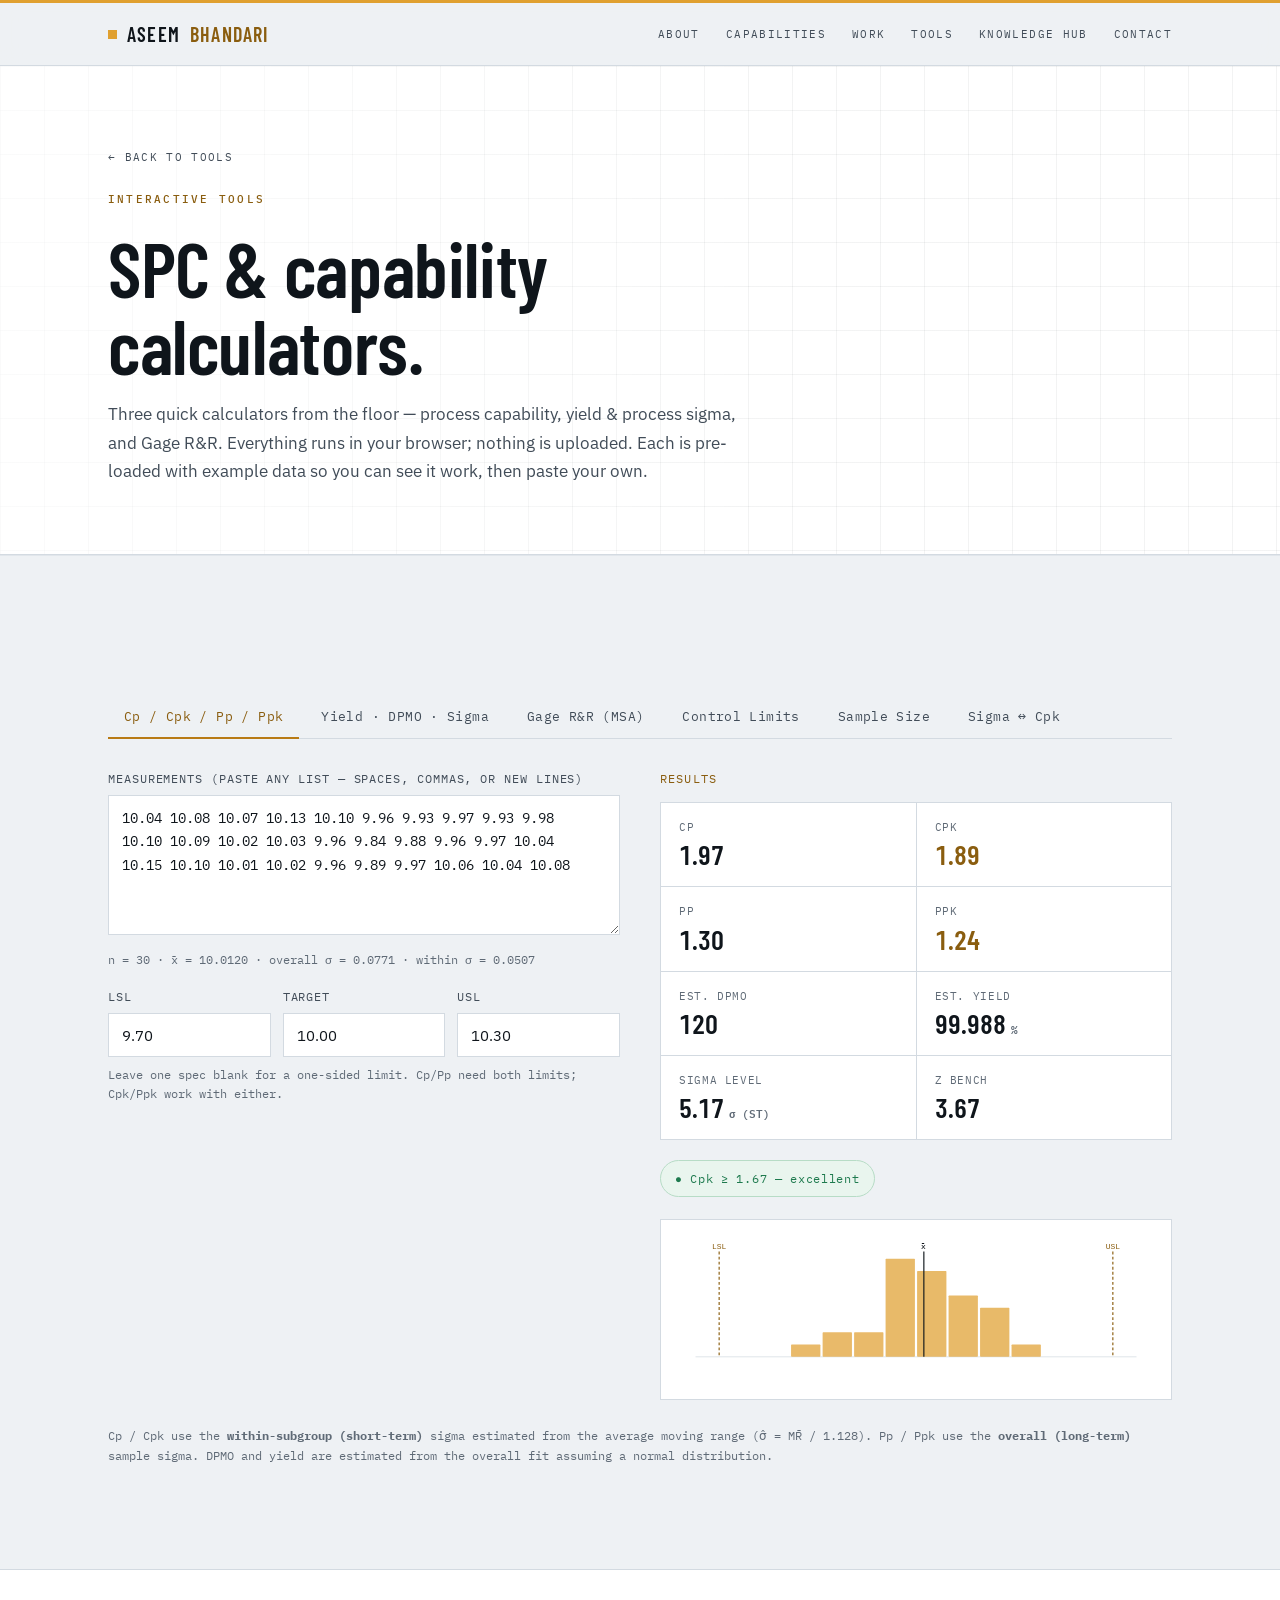
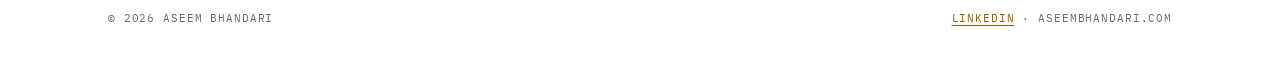
<file: spc-tools.html>
<!doctype html>
<html lang="en">
<head>
<meta charset="utf-8">
<meta name="viewport" content="width=device-width, initial-scale=1">
<title>SPC & Capability Calculators — Aseem Bhandari</title>
<meta name="description" content="Free interactive SPC and MSA calculators: process capability (Cp, Cpk, Pp, Ppk), yield / DPMO / process sigma, and Gage R&R (ANOVA method) — built for the manufacturing floor.">
<link rel="canonical" href="https://aseembhandari.com/spc-tools.html">
<link rel="icon" href="favicon.svg" type="image/svg+xml">
<link rel="apple-touch-icon" href="favicon.svg">
<meta property="og:type" content="website">
<meta property="og:site_name" content="Aseem Bhandari">
<meta property="og:title" content="SPC & Capability Calculators">
<meta property="og:description" content="Interactive Cpk/Ppk, Yield/DPMO/Sigma, and Gage R&R (ANOVA) calculators — built for the manufacturing floor.">
<meta property="og:url" content="https://aseembhandari.com/spc-tools.html">
<meta property="og:image" content="https://aseembhandari.com/og/spc-tools.png">
<meta property="og:image:width" content="1200">
<meta property="og:image:height" content="630">
<meta name="twitter:card" content="summary_large_image">
<meta name="twitter:image" content="https://aseembhandari.com/og/spc-tools.png">
<link rel="preconnect" href="https://fonts.googleapis.com">
<link rel="preconnect" href="https://fonts.gstatic.com" crossorigin>
<link rel="stylesheet" href="https://fonts.googleapis.com/css2?family=Barlow+Condensed:wght@500;600&family=IBM+Plex+Mono:wght@400;500;600&family=IBM+Plex+Sans:wght@400;500;600&display=swap">
<link rel="stylesheet" href="styles.css">
<style>
  /* tabs */
  .tabs { display:flex; gap:6px; flex-wrap:wrap; border-bottom:1px solid var(--line); margin:36px 0 30px; }
  .tab { font-family:'IBM Plex Mono',monospace; font-size:.8rem; letter-spacing:.03em; color:var(--ink-soft); background:none; border:0; border-bottom:2px solid transparent; padding:12px 16px; margin-bottom:-1px; cursor:pointer; transition:color .2s var(--ease), border-color .2s var(--ease); }
  .tab:hover { color:var(--ink); }
  .tab.active { color:var(--copper-text); border-bottom-color:var(--copper); }
  .tabpanel[hidden] { display:none; }

  /* input layout */
  .calc-grid { display:grid; grid-template-columns:1fr 1fr; gap:40px; align-items:start; }
  @media(max-width:820px){ .calc-grid{ grid-template-columns:1fr; gap:28px; } }
  .lbl { font-family:'IBM Plex Mono',monospace; font-size:.72rem; letter-spacing:.08em; text-transform:uppercase; color:var(--ink-soft); margin-bottom:7px; display:block; }
  .in { width:100%; background:var(--bg-card); border:1px solid var(--line); color:var(--ink); font-family:'IBM Plex Sans',sans-serif; font-size:.95rem; padding:11px 13px; border-radius:0; transition:border-color .2s var(--ease); }
  .in:focus { outline:2px solid var(--copper); outline-offset:1px; border-color:var(--copper); }
  textarea.in { resize:vertical; min-height:140px; font-family:'IBM Plex Mono',monospace; font-size:.86rem; line-height:1.7; }
  .row3 { display:grid; grid-template-columns:1fr 1fr 1fr; gap:12px; }
  .row2 { display:grid; grid-template-columns:1fr 1fr; gap:12px; }
  .field { margin-bottom:18px; }
  .hint { font-family:'IBM Plex Mono',monospace; font-size:.72rem; color:var(--ink-faint); margin-top:8px; }
  select.in { cursor:pointer; }

  /* KPI outputs */
  .kpis { display:grid; grid-template-columns:repeat(2,1fr); gap:1px; background:var(--line); border:1px solid var(--line); border-radius:0; overflow:hidden; }
  .kpi { background:var(--bg-card); padding:16px 18px; }
  .kpi .k { font-family:'IBM Plex Mono',monospace; font-size:.66rem; letter-spacing:.06em; text-transform:uppercase; color:var(--ink-faint); }
  .kpi .v { font-family:var(--font-display); font-size:1.7rem; font-weight:600; color:var(--ink); line-height:1.1; margin-top:4px; font-variant-numeric:tabular-nums; }
  .kpi.hi .v { color:var(--acc-text); }
  .kpi .u { font-family:'IBM Plex Mono',monospace; font-size:.66rem; color:var(--ink-faint); }

  .out-head { font-family:'IBM Plex Mono',monospace; font-size:.72rem; letter-spacing:.1em; text-transform:uppercase; color:var(--copper-text); margin:0 0 14px; }
  .hist { margin-top:22px; border:1px solid var(--line); border-radius:0; background:var(--bg-card); padding:10px; }

  /* gage r&r table */
  .grr-scroll { overflow-x:auto; border:1px solid var(--line); border-radius:0; }
  table.grr { border-collapse:collapse; width:100%; font-size:.82rem; }
  table.grr th, table.grr td { border:1px solid var(--line-soft); padding:0; text-align:center; }
  table.grr th { font-family:'IBM Plex Mono',monospace; font-size:.68rem; letter-spacing:.04em; color:var(--ink-soft); background:var(--bg-raise); padding:8px 6px; font-weight:600; }
  table.grr td.rowlbl { font-family:'IBM Plex Mono',monospace; font-size:.68rem; color:var(--ink-soft); background:var(--bg-raise); padding:6px 10px; white-space:nowrap; }
  table.grr input { width:62px; border:0; background:transparent; text-align:center; font-family:'IBM Plex Mono',monospace; font-size:.8rem; color:var(--ink); padding:8px 4px; }
  table.grr input:focus { outline:2px solid var(--copper); outline-offset:-2px; background:var(--bg-hover); }

  .anova { width:100%; border-collapse:collapse; font-size:.84rem; margin-top:4px; }
  .anova th, .anova td { border-bottom:1px solid var(--line-soft); padding:9px 10px; text-align:right; font-family:'IBM Plex Mono',monospace; }
  .anova th { color:var(--ink-soft); font-size:.7rem; letter-spacing:.05em; text-transform:uppercase; text-align:right; }
  .anova td:first-child, .anova th:first-child { text-align:left; color:var(--ink); }
  .note-line { font-family:'IBM Plex Mono',monospace; font-size:.74rem; color:var(--ink-faint); border-left:2px solid var(--copper); padding:8px 0 8px 12px; margin-top:16px; background:rgba(var(--acc-rgb),.06); }
  .disclaimer { font-family:'IBM Plex Mono',monospace; font-size:.74rem; color:var(--ink-faint); margin-top:26px; }
  .cc-mode { font-size:.78rem; padding:9px 16px; }
  .cc-mode.active { background:var(--acc); color:#0F151B; border-color:var(--acc); }
</style>
<script type="application/ld+json">
{
  "@context": "https://schema.org",
  "@type": "WebApplication",
  "name": "SPC & Capability Calculators",
  "url": "https://aseembhandari.com/spc-tools.html",
  "description": "Free interactive SPC and MSA calculators: process capability (Cp, Cpk, Pp, Ppk), yield / DPMO / process sigma, and Gage R&R (ANOVA method) — built for the manufacturing floor.",
  "applicationCategory": "BusinessApplication",
  "operatingSystem": "Any (runs in the browser)",
  "browserRequirements": "Requires JavaScript",
  "isAccessibleForFree": true,
  "offers": {
    "@type": "Offer",
    "price": "0",
    "priceCurrency": "USD"
  },
  "featureList": [
    "Process capability: Cp, Cpk, Pp, Ppk",
    "Yield, DPMO and process sigma",
    "Gage R&R (MSA, ANOVA method)",
    "Control limits: X̄–R and I–MR",
    "Sample size",
    "Sigma ↔ Cpk reference"
  ],
  "author": {
    "@id": "https://aseembhandari.com/#person",
    "@type": "Person",
    "name": "Aseem Bhandari",
    "url": "https://aseembhandari.com/"
  },
  "isPartOf": {
    "@id": "https://aseembhandari.com/#website"
  }
}
</script>
</head>
<body>
<a class="skip-link" href="#main">Skip to content</a>

<header class="nav">
  <div class="wrap">
    <a href="index.html" class="brand">Aseem <b>Bhandari</b></a>
    <button class="nav-toggle" aria-label="Menu" aria-controls="nav" aria-expanded="false" onclick="var n=document.getElementById('nav');this.setAttribute('aria-expanded', n.classList.toggle('open'))">≡</button>
    <nav class="nav-links" id="nav">
      <a href="index.html#about">About</a>
      <a href="index.html#capabilities">Capabilities</a>
      <a href="index.html#work">Work</a>
      <a href="index.html#hub">Tools</a>
      <a href="blog.html">Knowledge Hub</a>
      <a href="index.html#contact">Contact</a>
    </nav>
  </div>
</header>

<main id="main">

<section class="detail-hero">
  <div class="wrap">
    <a href="index.html#hub" class="back-link">← Back to Tools</a>
    <span class="eyebrow" style="display:block;margin-top:22px;">Interactive tools</span>
    <h1>SPC &amp; capability calculators.</h1>
    <p class="lede" style="max-width:64ch;">Three quick calculators from the floor — process capability, yield &amp; process sigma, and Gage R&amp;R. Everything runs in your browser; nothing is uploaded. Each is pre-loaded with example data so you can see it work, then paste your own.</p>
  </div>
</section>

<section style="border-top:1px solid var(--line-soft);">
  <div class="wrap">
    <div class="tabs" role="tablist">
      <button class="tab active" data-tab="cpk" role="tab" id="tabbtn-cpk" aria-selected="true" aria-controls="tab-cpk">Cp / Cpk / Pp / Ppk</button>
      <button class="tab" data-tab="yield" role="tab" id="tabbtn-yield" aria-selected="false" aria-controls="tab-yield">Yield · DPMO · Sigma</button>
      <button class="tab" data-tab="grr" role="tab" id="tabbtn-grr" aria-selected="false" aria-controls="tab-grr">Gage R&amp;R (MSA)</button>
      <button class="tab" data-tab="cc" role="tab" id="tabbtn-cc" aria-selected="false" aria-controls="tab-cc">Control Limits</button>
      <button class="tab" data-tab="ss" role="tab" id="tabbtn-ss" aria-selected="false" aria-controls="tab-ss">Sample Size</button>
      <button class="tab" data-tab="ref" role="tab" id="tabbtn-ref" aria-selected="false" aria-controls="tab-ref">Sigma ↔ Cpk</button>
    </div>

    <!-- ===== CPK ===== -->
    <div class="tabpanel" id="tab-cpk" role="tabpanel" aria-labelledby="tabbtn-cpk">
      <h2 class="sr-only">Process capability calculator: Cp, Cpk, Pp, Ppk</h2>
      <div class="calc-grid">
        <div>
          <div class="field">
            <label class="lbl" for="cpkData">Measurements (paste any list — spaces, commas, or new lines)</label>
            <textarea class="in" id="cpkData"></textarea>
            <div class="hint" id="cpkN">—</div>
          </div>
          <div class="row3">
            <div><label class="lbl" for="cpkLSL">LSL</label><input class="in" id="cpkLSL" inputmode="decimal"></div>
            <div><label class="lbl" for="cpkTgt">Target</label><input class="in" id="cpkTgt" inputmode="decimal"></div>
            <div><label class="lbl" for="cpkUSL">USL</label><input class="in" id="cpkUSL" inputmode="decimal"></div>
          </div>
          <div class="hint">Leave one spec blank for a one-sided limit. Cp/Pp need both limits; Cpk/Ppk work with either.</div>
        </div>
        <div>
          <p class="out-head">Results</p>
          <div class="kpis" id="cpkKpis"></div>
          <div id="cpkBadge"></div>
          <div class="hist" id="cpkHist"></div>
        </div>
      </div>
      <p class="disclaimer">Cp / Cpk use the <b>within-subgroup (short-term)</b> sigma estimated from the average moving range (σ̂ = MR̄ / 1.128). Pp / Ppk use the <b>overall (long-term)</b> sample sigma. DPMO and yield are estimated from the overall fit assuming a normal distribution.</p>
    </div>

    <!-- ===== YIELD ===== -->
    <div class="tabpanel" id="tab-yield" role="tabpanel" aria-labelledby="tabbtn-yield" hidden>
      <h2 class="sr-only">Yield, DPMO and process sigma calculator</h2>
      <div class="calc-grid">
        <div>
          <div class="field">
            <label class="lbl">DPMO &amp; process sigma</label>
            <div class="row3">
              <div><label class="lbl" for="yUnits">Units</label><input class="in" id="yUnits" inputmode="decimal"></div>
              <div><label class="lbl" for="yDef">Defects</label><input class="in" id="yDef" inputmode="decimal"></div>
              <div><label class="lbl" for="yOpp">Opp / unit</label><input class="in" id="yOpp" inputmode="decimal"></div>
            </div>
            <div class="hint">"Opportunities per unit" = the number of ways one unit can be defective.</div>
          </div>
          <div class="field" style="margin-top:26px;">
            <label class="lbl" for="rtyData">Rolled throughput yield — step yields in % (one per line or comma)</label>
            <textarea class="in" id="rtyData" style="min-height:120px;"></textarea>
            <div class="hint">RTY = the product of every step's first-pass yield.</div>
          </div>
        </div>
        <div>
          <p class="out-head">Defects &amp; sigma</p>
          <div class="kpis" id="yKpis"></div>
          <div id="yBadge"></div>
          <p class="out-head" style="margin-top:30px;">Rolled throughput yield</p>
          <div class="kpis" id="rtyKpis"></div>
        </div>
      </div>
      <p class="disclaimer">Throughput yield uses the Poisson model Y = e<sup>−DPU</sup>. Process sigma is the short-term sigma level (Z<sub>bench</sub> + 1.5 shift), the common Six Sigma convention.</p>
    </div>

    <!-- ===== GAGE R&R ===== -->
    <div class="tabpanel" id="tab-grr" role="tabpanel" aria-labelledby="tabbtn-grr" hidden>
      <h2 class="sr-only">Gage R&amp;R (MSA) calculator, ANOVA method</h2>
      <div class="row3" style="max-width:520px;">
        <div><label class="lbl" for="grrParts">Parts</label>
          <select class="in" id="grrParts"></select></div>
        <div><label class="lbl" for="grrOps">Operators</label>
          <select class="in" id="grrOps"></select></div>
        <div><label class="lbl" for="grrTrials">Trials</label>
          <select class="in" id="grrTrials"></select></div>
      </div>
      <div class="row2" style="max-width:520px;margin-top:12px;">
        <div><label class="lbl" for="grrTol">Tolerance (USL − LSL, optional)</label><input class="in" id="grrTol" inputmode="decimal" placeholder="for % of tolerance"></div>
        <div style="display:flex;align-items:flex-end;"><button class="btn ghost" id="grrReset" style="width:100%;justify-content:center;">↺ Reload example data</button></div>
      </div>

      <div class="grr-scroll" style="margin-top:22px;">
        <table class="grr" id="grrTable"></table>
      </div>

      <div class="calc-grid" style="margin-top:30px;">
        <div>
          <p class="out-head">Variance components (ANOVA)</p>
          <div class="grr-scroll"><table class="anova" id="grrAnova"></table></div>
          <div id="grrNote"></div>
        </div>
        <div>
          <p class="out-head">Gage R&amp;R summary</p>
          <div class="kpis" id="grrKpis"></div>
          <div id="grrBadge"></div>
        </div>
      </div>
      <p class="disclaimer">Computed with the <b>ANOVA method</b> (two-way with operator×part interaction). If the interaction is not significant it is pooled into repeatability. Study variation uses 6σ; %contributions are reported on the standard-deviation (study-variation) basis. ndc = 1.41 × (PV / GRR). AIAG guidance: %GRR &lt; 10% acceptable, 10–30% marginal, &gt; 30% unacceptable; ndc ≥ 5.</p>
    </div>

    <!-- ===== CONTROL LIMITS ===== -->
    <div class="tabpanel" id="tab-cc" role="tabpanel" aria-labelledby="tabbtn-cc" hidden>
      <h2 class="sr-only">Control limits calculator: X̄–R and I–MR charts</h2>
      <div style="display:flex;gap:8px;margin-bottom:20px;flex-wrap:wrap;">
        <button class="btn ghost cc-mode active" data-mode="xbar">X̄–R (subgroups)</button>
        <button class="btn ghost cc-mode" data-mode="imr">I–MR (individuals)</button>
      </div>
      <div class="calc-grid">
        <div>
          <div class="field">
            <label class="lbl" for="ccData" id="ccLbl">Subgroups — one per line, values separated by spaces or commas</label>
            <textarea class="in" id="ccData" style="min-height:220px;"></textarea>
            <div class="hint" id="ccHint">—</div>
          </div>
        </div>
        <div>
          <p class="out-head">Control limits</p>
          <div class="grr-scroll"><table class="anova" id="ccLimits"></table></div>
          <div class="kpis" id="ccKpis" style="margin-top:18px;"></div>
          <div id="ccBadge"></div>
        </div>
      </div>
      <div class="hist" id="ccChart" style="margin-top:10px;"></div>
      <p class="disclaimer">X̄–R uses the standard Shewhart constants (A₂, D₃, D₄, d₂) for the detected subgroup size (n = 2–10). I–MR uses a moving range of two (E₂ = 2.66, D₄ = 3.267). σ̂ is estimated from R̄/d₂ (or MR̄/1.128). These are the process's own <b>control</b> limits, not spec limits.</p>
    </div>

    <!-- ===== SAMPLE SIZE ===== -->
    <div class="tabpanel" id="tab-ss" role="tabpanel" aria-labelledby="tabbtn-ss" hidden>
      <h2 class="sr-only">Sample size calculator</h2>
      <div class="calc-grid">
        <div>
          <div class="field">
            <label class="lbl">Sample size — estimate a MEAN</label>
            <div class="row3">
              <div><label class="lbl" for="ssConfM">Confidence</label><select class="in" id="ssConfM"></select></div>
              <div><label class="lbl" for="ssE">Margin ±E</label><input class="in" id="ssE" inputmode="decimal"></div>
              <div><label class="lbl" for="ssSigma">Std dev σ</label><input class="in" id="ssSigma" inputmode="decimal"></div>
            </div>
            <div class="hint">n = (Z · σ / E)². Uses your estimate of the process σ.</div>
          </div>
          <div class="field" style="margin-top:28px;">
            <label class="lbl">Sample size — estimate a PROPORTION</label>
            <div class="row3">
              <div><label class="lbl" for="ssConfP">Confidence</label><select class="in" id="ssConfP"></select></div>
              <div><label class="lbl" for="ssEp">Margin ±E</label><input class="in" id="ssEp" inputmode="decimal"></div>
              <div><label class="lbl" for="ssP">Est. p</label><input class="in" id="ssP" inputmode="decimal"></div>
            </div>
            <label class="lbl" for="ssPop" style="margin-top:12px;">Population size (optional — finite correction)</label>
            <input class="in" id="ssPop" inputmode="decimal" placeholder="leave blank for a large / infinite lot">
            <div class="hint">n = Z² · p(1−p) / E². p = 0.5 is the worst case (largest n).</div>
          </div>
        </div>
        <div>
          <p class="out-head">Required n — mean</p>
          <div class="kpis" id="ssMeanKpis"></div>
          <p class="out-head" style="margin-top:30px;">Required n — proportion</p>
          <div class="kpis" id="ssPropKpis"></div>
        </div>
      </div>
      <p class="disclaimer">Large-sample normal approximation. For a proportion with a small lot, enter the population to apply the finite-population correction.</p>
    </div>

    <!-- ===== SIGMA / CPK REFERENCE ===== -->
    <div class="tabpanel" id="tab-ref" role="tabpanel" aria-labelledby="tabbtn-ref" hidden>
      <h2 class="sr-only">Sigma level ↔ Cpk reference</h2>
      <div class="calc-grid">
        <div>
          <div class="field">
            <label class="lbl" for="refCpk">Enter a Cpk / Ppk →</label>
            <input class="in" id="refCpk" inputmode="decimal">
            <div class="hint">Converts capability into short-term sigma level, DPMO, and yield (two-sided, centered process).</div>
          </div>
        </div>
        <div>
          <p class="out-head">Conversion</p>
          <div class="kpis" id="refKpis"></div>
        </div>
      </div>
      <p class="out-head" style="margin-top:30px;">Reference table</p>
      <div class="grr-scroll">
        <table class="anova" id="refTable" style="min-width:520px;"></table>
      </div>
      <p class="disclaimer">Short-term sigma level = 3·Cpk + 1.5 (the +1.5 long-term shift convention). DPMO is the two-sided nonconforming fraction for a centered normal process, 2·Φ(−3·Cpk)·10⁶.</p>
    </div>
  </div>
</section>

</main>

<footer class="foot">
  <div class="wrap">
    <small>© <span id="yr"></span> Aseem Bhandari</small>
    <small><a href="https://www.linkedin.com/in/aseembhandari21" target="_blank" rel="noopener">LinkedIn</a> · aseembhandari.com</small>
  </div>
</footer>

<script>
  document.getElementById('yr').textContent = new Date().getFullYear();
  document.querySelectorAll('.nav-links a').forEach(a => a.addEventListener('click', () => document.getElementById('nav').classList.remove('open')));

  /* ---------- math helpers ---------- */
  function erf(x){
    var s = x < 0 ? -1 : 1; x = Math.abs(x);
    var t = 1/(1+0.3275911*x);
    var y = 1-(((((1.061405429*t-1.453152027)*t)+1.421413741)*t-0.284496736)*t+0.254829592)*t*Math.exp(-x*x);
    return s*y;
  }
  function ncdf(z){ return 0.5*(1+erf(z/Math.SQRT2)); }
  function normInv(p){
    if(p<=0) return -Infinity; if(p>=1) return Infinity;
    var a=[-3.969683028665376e+01,2.209460984245205e+02,-2.759285104469687e+02,1.383577518672690e+02,-3.066479806614716e+01,2.506628277459239e+00];
    var b=[-5.447609879822406e+01,1.615858368580409e+02,-1.556989798598866e+02,6.680131188771972e+01,-1.328068155288572e+01];
    var c=[-7.784894002430293e-03,-3.223964580411365e-01,-2.400758277161838e+00,-2.549732539343734e+00,4.374664141464968e+00,2.938163982698783e+00];
    var d=[7.784695709041462e-03,3.224671290700398e-01,2.445134137142996e+00,3.754408661907416e+00];
    var plow=0.02425, phigh=1-plow, q, r;
    if(p<plow){ q=Math.sqrt(-2*Math.log(p)); return (((((c[0]*q+c[1])*q+c[2])*q+c[3])*q+c[4])*q+c[5])/((((d[0]*q+d[1])*q+d[2])*q+d[3])*q+1); }
    if(p<=phigh){ q=p-0.5; r=q*q; return (((((a[0]*r+a[1])*r+a[2])*r+a[3])*r+a[4])*r+a[5])*q/(((((b[0]*r+b[1])*r+b[2])*r+b[3])*r+b[4])*r+1); }
    q=Math.sqrt(-2*Math.log(1-p)); return -(((((c[0]*q+c[1])*q+c[2])*q+c[3])*q+c[4])*q+c[5])/((((d[0]*q+d[1])*q+d[2])*q+d[3])*q+1);
  }
  function parseNums(s){ return (s||'').split(/[\s,;]+/).map(function(x){return parseFloat(x);}).filter(function(x){return !isNaN(x);}); }
  function fmt(x,d){ if(!isFinite(x)) return '—'; return x.toFixed(d==null?3:d); }
  function kpi(k,v,u,hi){ return '<div class="kpi'+(hi?' hi':'')+'"><div class="k">'+k+'</div><div class="v">'+v+(u?' <span class="u">'+u+'</span>':'')+'</div></div>'; }

  /* ---------- Cpk / Ppk ---------- */
  var cpkEls = { data:'cpkData', lsl:'cpkLSL', usl:'cpkUSL', tgt:'cpkTgt' };
  document.getElementById('cpkData').value =
    '10.04 10.08 10.07 10.13 10.10 9.96 9.93 9.97 9.93 9.98\n10.10 10.09 10.02 10.03 9.96 9.84 9.88 9.96 9.97 10.04\n10.15 10.10 10.01 10.02 9.96 9.89 9.97 10.06 10.04 10.08';
  document.getElementById('cpkLSL').value = '9.70';
  document.getElementById('cpkUSL').value = '10.30';
  document.getElementById('cpkTgt').value = '10.00';

  function calcCpk(){
    var x = parseNums(document.getElementById('cpkData').value);
    var lsl = parseFloat(document.getElementById('cpkLSL').value);
    var usl = parseFloat(document.getElementById('cpkUSL').value);
    var nEl = document.getElementById('cpkN');
    if(x.length < 2){ nEl.textContent = 'Enter at least 2 measurements.'; document.getElementById('cpkKpis').innerHTML=''; document.getElementById('cpkBadge').innerHTML=''; document.getElementById('cpkHist').innerHTML=''; return; }
    var n = x.length;
    var mean = x.reduce(function(a,b){return a+b;},0)/n;
    var ss = x.reduce(function(a,b){return a+(b-mean)*(b-mean);},0);
    var sdOverall = Math.sqrt(ss/(n-1));
    // within sigma from average moving range
    var mrSum=0; for(var i=1;i<n;i++) mrSum += Math.abs(x[i]-x[i-1]);
    var mrBar = mrSum/(n-1);
    var sdWithin = mrBar/1.128;
    nEl.textContent = 'n = '+n+'   ·   x̄ = '+fmt(mean,4)+'   ·   overall σ = '+fmt(sdOverall,4)+'   ·   within σ = '+fmt(sdWithin,4);

    var hasL = isFinite(lsl), hasU = isFinite(usl);
    function cap(sd){
      var cp=NaN, cpk=NaN, cpu=NaN, cpl=NaN;
      if(hasU) cpu=(usl-mean)/(3*sd);
      if(hasL) cpl=(mean-lsl)/(3*sd);
      if(hasL&&hasU) cp=(usl-lsl)/(6*sd);
      if(hasL&&hasU) cpk=Math.min(cpu,cpl);
      else if(hasU) cpk=cpu;
      else if(hasL) cpk=cpl;
      return {cp:cp,cpk:cpk};
    }
    var shortC = cap(sdWithin), longC = cap(sdOverall);
    // DPMO / yield from overall fit
    var pOut = 0;
    if(hasL) pOut += ncdf((lsl-mean)/sdOverall);
    if(hasU) pOut += 1-ncdf((usl-mean)/sdOverall);
    if(pOut>1) pOut=1; if(pOut<0) pOut=0;
    var dpmo = pOut*1e6;
    var yield = (1-pOut)*100;
    var zbench = normInv(1-pOut);

    var html = '';
    html += kpi('Cp', fmt(shortC.cp,2), '', false);
    html += kpi('Cpk', fmt(shortC.cpk,2), '', true);
    html += kpi('Pp', fmt(longC.cp,2), '', false);
    html += kpi('Ppk', fmt(longC.cpk,2), '', true);
    html += kpi('Est. DPMO', isFinite(dpmo)? Math.round(dpmo).toLocaleString() : '—', '', false);
    html += kpi('Est. yield', fmt(yield,3), '%', false);
    html += kpi('Sigma level', isFinite(zbench)? fmt(zbench+1.5,2) : '—', 'σ (ST)', false);
    html += kpi('Z bench', isFinite(zbench)? fmt(zbench,2) : '—', '', false);
    document.getElementById('cpkKpis').innerHTML = html;

    var v = shortC.cpk;
    var bClass='bad', bText='Cpk < 1.00 — not capable';
    if(v>=1.67){ bClass='good'; bText='Cpk ≥ 1.67 — excellent'; }
    else if(v>=1.33){ bClass='good'; bText='Cpk ≥ 1.33 — capable'; }
    else if(v>=1.00){ bClass='warn'; bText='1.00 ≤ Cpk < 1.33 — marginal'; }
    document.getElementById('cpkBadge').innerHTML = isFinite(v) ? '<span class="badge '+bClass+'">● '+bText+'</span>' : '';
    document.getElementById('cpkHist').innerHTML = histSVG(x, lsl, usl, mean);
  }

  function histSVG(data,lsl,usl,mean){
    var W=680,H=210,pad=34;
    var lo=Math.min.apply(null,data), hi=Math.max.apply(null,data);
    if(isFinite(lsl)) lo=Math.min(lo,lsl);
    if(isFinite(usl)) hi=Math.max(hi,usl);
    if(hi===lo){ hi=lo+1; }
    var span=hi-lo; lo-=span*0.06; hi+=span*0.06; span=hi-lo;
    var bins=14, counts=[]; for(var b=0;b<bins;b++) counts[b]=0;
    data.forEach(function(v){ var idx=Math.floor((v-lo)/span*bins); if(idx<0)idx=0; if(idx>=bins)idx=bins-1; counts[idx]++; });
    var maxc=Math.max.apply(null,counts)||1;
    var bw=(W-2*pad)/bins, bars='';
    for(var i=0;i<bins;i++){
      var h=(counts[i]/maxc)*(H-2*pad-6);
      var x=pad+i*bw, yy=H-pad-h;
      bars+='<rect x="'+(x+1.5).toFixed(1)+'" y="'+yy.toFixed(1)+'" width="'+(bw-3).toFixed(1)+'" height="'+h.toFixed(1)+'" fill="var(--copper-bright)" opacity="0.72" rx="1"/>';
    }
    function xOf(v){ return pad+(v-lo)/span*(W-2*pad); }
    function vline(v,color,label,dash){ if(!isFinite(v)) return ''; var x=xOf(v).toFixed(1); return '<line x1="'+x+'" y1="'+(pad-4)+'" x2="'+x+'" y2="'+(H-pad)+'" stroke="'+color+'" stroke-width="1.6"'+(dash?' stroke-dasharray="4 3"':'')+'/><text x="'+x+'" y="'+(pad-8)+'" fill="'+color+'" font-size="11" font-family="monospace" text-anchor="middle">'+label+'</text>'; }
    var axis='<line x1="'+pad+'" y1="'+(H-pad)+'" x2="'+(W-pad)+'" y2="'+(H-pad)+'" stroke="var(--line)" stroke-width="1"/>';
    var lines=vline(lsl,'var(--copper-text)','LSL',true)+vline(usl,'var(--copper-text)','USL',true)+vline(mean,'var(--ink)','x̄',false);
    return '<svg viewBox="0 0 '+W+' '+H+'" width="100%" xmlns="http://www.w3.org/2000/svg" role="img" aria-label="Histogram of measurements with spec limits">'+axis+bars+lines+'</svg>';
  }

  ['cpkData','cpkLSL','cpkUSL','cpkTgt'].forEach(function(id){ document.getElementById(id).addEventListener('input', calcCpk); });

  /* ---------- Yield / DPMO / Sigma ---------- */
  document.getElementById('yUnits').value='1200';
  document.getElementById('yDef').value='18';
  document.getElementById('yOpp').value='5';
  document.getElementById('rtyData').value='99.2\n98.5\n99.8\n97.9';

  function calcYield(){
    var units=parseFloat(document.getElementById('yUnits').value);
    var defects=parseFloat(document.getElementById('yDef').value);
    var opp=parseFloat(document.getElementById('yOpp').value);
    var out='';
    if(units>0 && isFinite(defects) && opp>0){
      var dpu=defects/units;
      var dpo=defects/(units*opp);
      var dpmo=dpo*1e6;
      var ty=Math.exp(-dpu)*100;
      var zbench=normInv(1-dpo);
      var sigma=isFinite(zbench)? zbench+1.5 : NaN;
      out += kpi('DPU', fmt(dpu,4), '', false);
      out += kpi('DPMO', Math.round(dpmo).toLocaleString(), '', true);
      out += kpi('Throughput yield', fmt(ty,3), '%', false);
      out += kpi('Process sigma', isFinite(sigma)? fmt(sigma,2):'—', 'σ (ST)', true);
      document.getElementById('yKpis').innerHTML=out;
      var s=sigma, bc='bad', bt='< 3σ — needs work';
      if(s>=6){bc='good';bt='≥ 6σ — world class';} else if(s>=4.5){bc='good';bt='≥ 4.5σ — strong';} else if(s>=3){bc='warn';bt='3–4.5σ — typical';}
      document.getElementById('yBadge').innerHTML = isFinite(s)?'<span class="badge '+bc+'">● '+bt+'</span>':'';
    } else { document.getElementById('yKpis').innerHTML=''; document.getElementById('yBadge').innerHTML=''; }

    var ys=parseNums(document.getElementById('rtyData').value).filter(function(v){return v>0;});
    if(ys.length){
      var rty=ys.reduce(function(a,b){return a*(b/100);},1);
      var norm=Math.pow(rty, 1/ys.length);
      document.getElementById('rtyKpis').innerHTML =
        kpi('Steps', ys.length, '', false) +
        kpi('RTY', fmt(rty*100,3), '%', true) +
        kpi('Normalized yield', fmt(norm*100,3), '% / step', false) +
        kpi('Total fallout', fmt((1-rty)*100,3), '%', false);
    } else { document.getElementById('rtyKpis').innerHTML=''; }
  }
  ['yUnits','yDef','yOpp','rtyData'].forEach(function(id){ document.getElementById(id).addEventListener('input', calcYield); });

  /* ---------- Gage R&R (ANOVA) ---------- */
  var OPNAMES=['A','B','C','D'];
  function fillSelect(id, min, max, def){
    var s=document.getElementById(id);
    for(var v=min;v<=max;v++){ var o=document.createElement('option'); o.value=v; o.textContent=v; if(v===def)o.selected=true; s.appendChild(o); }
  }
  fillSelect('grrParts',2,10,10); fillSelect('grrOps',2,3,3); fillSelect('grrTrials',2,3,3);

  function exampleValue(i,j,k){
    // deterministic, realistic: part effect + operator bias + trial/cell noise (no RNG)
    var partBase=[10.00,10.55,9.70,10.80,10.10,9.55,10.35,10.65,9.40,10.20];
    var opBias=[0.00,0.06,-0.04,0.02];
    var base=partBase[i % partBase.length] + opBias[j % opBias.length];
    var jitter=(((i*7 + j*13 + k*17) % 7) - 3) * 0.012; // small spread for repeatability
    var trial=(k*0.008);
    return +(base + jitter + trial).toFixed(3);
  }
  function buildGrrTable(fill){
    var p=+document.getElementById('grrParts').value;
    var o=+document.getElementById('grrOps').value;
    var r=+document.getElementById('grrTrials').value;
    var t=document.getElementById('grrTable');
    var prev = fill ? null : readGrr(p,o,r,true); // preserve if possible
    var head='<tr><th>Operator</th><th>Trial</th>';
    for(var i=0;i<p;i++) head+='<th>Part '+(i+1)+'</th>';
    head+='</tr>';
    var body='';
    for(var j=0;j<o;j++){
      for(var k=0;k<r;k++){
        body+='<tr>';
        body+= k===0 ? '<td class="rowlbl" rowspan="'+r+'">'+OPNAMES[j]+'</td>' : '';
        body+='<td class="rowlbl">'+(k+1)+'</td>';
        for(var i2=0;i2<p;i2++){
          var val = fill ? exampleValue(i2,j,k) : (prev && prev[i2] && prev[i2][j] && prev[i2][j][k]!=null ? prev[i2][j][k] : exampleValue(i2,j,k));
          body+='<td><input inputmode="decimal" data-i="'+i2+'" data-j="'+j+'" data-k="'+k+'" value="'+val+'"></td>';
        }
        body+='</tr>';
      }
    }
    t.innerHTML=head+body;
    t.querySelectorAll('input').forEach(function(inp){ inp.addEventListener('input', calcGrr); });
    calcGrr();
  }
  function readGrr(p,o,r,silent){
    var y=[]; for(var i=0;i<p;i++){ y[i]=[]; for(var j=0;j<o;j++){ y[i][j]=[]; } }
    var ok=true;
    document.querySelectorAll('#grrTable input').forEach(function(inp){
      var i=+inp.dataset.i, j=+inp.dataset.j, k=+inp.dataset.k, v=parseFloat(inp.value);
      if(i<p&&j<o&&k<r){ if(isNaN(v)){ ok=false; } y[i][j][k]=isNaN(v)?null:v; }
    });
    y._ok=ok;
    return y;
  }
  function computeGRR(y,p,o,r){
    var i,j,k,n=p*o*r,grand=0;
    for(i=0;i<p;i++)for(j=0;j<o;j++)for(k=0;k<r;k++) grand+=y[i][j][k];
    grand/=n;
    var partMean=[],operMean=[],cellMean=[];
    for(i=0;i<p;i++){cellMean[i]=[];}
    for(i=0;i<p;i++)for(j=0;j<o;j++){ var s=0; for(k=0;k<r;k++)s+=y[i][j][k]; cellMean[i][j]=s/r; }
    for(i=0;i<p;i++){ var s=0; for(j=0;j<o;j++)for(k=0;k<r;k++)s+=y[i][j][k]; partMean[i]=s/(o*r); }
    for(j=0;j<o;j++){ var s=0; for(i=0;i<p;i++)for(k=0;k<r;k++)s+=y[i][j][k]; operMean[j]=s/(p*r); }
    var SSpart=0; for(i=0;i<p;i++) SSpart+=Math.pow(partMean[i]-grand,2); SSpart*=o*r;
    var SSoper=0; for(j=0;j<o;j++) SSoper+=Math.pow(operMean[j]-grand,2); SSoper*=p*r;
    var SSint=0; for(i=0;i<p;i++)for(j=0;j<o;j++) SSint+=Math.pow(cellMean[i][j]-partMean[i]-operMean[j]+grand,2); SSint*=r;
    var SSequip=0; for(i=0;i<p;i++)for(j=0;j<o;j++)for(k=0;k<r;k++) SSequip+=Math.pow(y[i][j][k]-cellMean[i][j],2);
    var dfPart=p-1,dfOper=o-1,dfInt=(p-1)*(o-1),dfEquip=p*o*(r-1);
    var MSpart=SSpart/dfPart,MSoper=SSoper/dfOper,MSint=dfInt>0?SSint/dfInt:0,MSequip=dfEquip>0?SSequip/dfEquip:0;
    var vEquip=MSequip, vInt=(MSint-MSequip)/r, vOper, vPart, note='';
    if(vInt<0 || dfInt===0){
      vInt=0;
      var SSerr=SSequip+SSint, dfErr=dfEquip+dfInt, MSerr=SSerr/dfErr;
      vEquip=MSerr;
      vOper=(MSoper-MSerr)/(p*r);
      vPart=(MSpart-MSerr)/(o*r);
      note='Operator × Part interaction was negligible, so it was pooled into repeatability (reduced ANOVA model).';
    } else {
      vOper=(MSoper-MSint)/(p*r);
      vPart=(MSpart-MSint)/(o*r);
    }
    if(vOper<0)vOper=0; if(vPart<0)vPart=0; if(vEquip<0)vEquip=0;
    var repeat=vEquip, reprod=vOper+vInt, grr=repeat+reprod, total=grr+vPart;
    return { vPart:vPart,repeat:repeat,reprod:reprod,vOper:vOper,vInt:vInt,grr:grr,total:total,note:note };
  }

  function calcGrr(){
    var p=+document.getElementById('grrParts').value, o=+document.getElementById('grrOps').value, r=+document.getElementById('grrTrials').value;
    var y=readGrr(p,o,r);
    if(!y._ok){ document.getElementById('grrKpis').innerHTML='<div class="kpi"><div class="k">Waiting</div><div class="v" style="font-size:1rem;">Fill every cell…</div></div>'; document.getElementById('grrAnova').innerHTML=''; document.getElementById('grrBadge').innerHTML=''; document.getElementById('grrNote').innerHTML=''; return; }
    var R=computeGRR(y,p,o,r);
    var tol=parseFloat(document.getElementById('grrTol').value);
    function sv(v){ return 6*Math.sqrt(Math.max(v,0)); }
    function pct(v){ return R.total>0 ? Math.sqrt(v/R.total)*100 : 0; }
    var pctGRR=pct(R.grr);
    var ndc = R.grr>0 ? Math.floor(1.41*Math.sqrt(R.vPart/R.grr)) : 0;

    // ANOVA-style component table (variance + study var + %)
    var rows=[
      ['Repeatability (EV)', R.repeat],
      ['Reproducibility (AV)', R.reprod],
      ['Gage R&R', R.grr],
      ['Part-to-part (PV)', R.vPart],
      ['Total variation (TV)', R.total]
    ];
    var at='<tr><th>Source</th><th>Variance</th><th>Study var (6σ)</th><th>% study</th></tr>';
    rows.forEach(function(row){
      at+='<tr><td>'+row[0]+'</td><td>'+fmt(row[1],5)+'</td><td>'+fmt(sv(row[1]),4)+'</td><td>'+fmt(pct(row[1]),1)+'%</td></tr>';
    });
    document.getElementById('grrAnova').innerHTML=at;

    var k='';
    k+=kpi('% Gage R&R', fmt(pctGRR,1), '%', true);
    k+=kpi('ndc', ndc, 'categories', true);
    k+=kpi('% Repeatability', fmt(pct(R.repeat),1), '%', false);
    k+=kpi('% Reproducibility', fmt(pct(R.reprod),1), '%', false);
    if(isFinite(tol) && tol>0){
      k+=kpi('% of tolerance', fmt(sv(R.grr)/tol*100,1), '%', false);
      k+=kpi('% Part-to-part', fmt(pct(R.vPart),1), '%', false);
    } else {
      k+=kpi('% Part-to-part', fmt(pct(R.vPart),1), '%', false);
      k+=kpi('Total study var', fmt(sv(R.total),4), '', false);
    }
    document.getElementById('grrKpis').innerHTML=k;

    var bc='bad', bt='%GRR > 30% — unacceptable';
    if(pctGRR<10){ bc='good'; bt='%GRR < 10% — acceptable'; }
    else if(pctGRR<=30){ bc='warn'; bt='%GRR 10–30% — marginal'; }
    var ndcNote = ndc>=5 ? '' : '  ·  ndc < 5';
    document.getElementById('grrBadge').innerHTML='<span class="badge '+bc+'">● '+bt+ndcNote+'</span>';
    document.getElementById('grrNote').innerHTML = R.note ? '<div class="note-line">'+R.note+'</div>' : '';
  }

  document.getElementById('grrParts').addEventListener('change', function(){ buildGrrTable(false); });
  document.getElementById('grrOps').addEventListener('change', function(){ buildGrrTable(false); });
  document.getElementById('grrTrials').addEventListener('change', function(){ buildGrrTable(false); });
  document.getElementById('grrTol').addEventListener('input', calcGrr);
  document.getElementById('grrReset').addEventListener('click', function(){ buildGrrTable(true); });

  /* ---------- Control chart limits ---------- */
  var CC_K={2:{A2:1.880,D3:0,D4:3.267,d2:1.128},3:{A2:1.023,D3:0,D4:2.574,d2:1.693},4:{A2:0.729,D3:0,D4:2.282,d2:2.059},5:{A2:0.577,D3:0,D4:2.114,d2:2.326},6:{A2:0.483,D3:0,D4:2.004,d2:2.534},7:{A2:0.419,D3:0.076,D4:1.924,d2:2.704},8:{A2:0.373,D3:0.136,D4:1.864,d2:2.847},9:{A2:0.337,D3:0.184,D4:1.816,d2:2.970},10:{A2:0.308,D3:0.223,D4:1.777,d2:3.078}};
  var ccMode='xbar';
  function ccExampleXbar(){ var rows=[]; for(var s=0;s<12;s++){ var r=[]; for(var m=0;m<5;m++){ r.push((10 + 0.08*Math.sin(s*0.6+m) + 0.05*Math.cos(s*1.3+m*0.7)).toFixed(2)); } rows.push(r.join(' ')); } return rows.join('\n'); }
  function ccExampleImr(){ var r=[]; for(var i=0;i<24;i++){ r.push((10 + 0.10*Math.sin(i*0.5) + 0.06*Math.sin(i*1.7+1)).toFixed(2)); } return r.join('\n'); }
  function ccChartSVG(pts,ucl,cl,lcl,title){
    var W=680,H=230,padL=54,padR=54,padT=20,padB=20;
    var lo=Math.min(lcl,Math.min.apply(null,pts)), hi=Math.max(ucl,Math.max.apply(null,pts));
    var span=(hi-lo)||1; lo-=span*0.12; hi+=span*0.12; span=hi-lo;
    function xOf(i){ return padL+(pts.length<=1?0:i/(pts.length-1)*(W-padL-padR)); }
    function yOf(v){ return padT+(1-(v-lo)/span)*(H-padT-padB); }
    function hline(v,color,dash,label){ var y=yOf(v).toFixed(1); return '<line x1="'+padL+'" y1="'+y+'" x2="'+(W-padR)+'" y2="'+y+'" stroke="'+color+'" stroke-width="1.2"'+(dash?' stroke-dasharray="5 3"':'')+'/><text x="'+(W-padR+4)+'" y="'+(+y+3)+'" fill="'+color+'" font-size="10" font-family="monospace">'+label+'</text>'; }
    var path=''; pts.forEach(function(v,i){ path+=(i?'L':'M')+xOf(i).toFixed(1)+' '+yOf(v).toFixed(1)+' '; });
    var dots=''; pts.forEach(function(v,i){ var ooc=(v>ucl||v<lcl); dots+='<circle cx="'+xOf(i).toFixed(1)+'" cy="'+yOf(v).toFixed(1)+'" r="'+(ooc?4.5:3)+'" fill="'+(ooc?'var(--bad)':'var(--ink)')+'"/>'; });
    return '<svg viewBox="0 0 '+W+' '+H+'" width="100%" xmlns="http://www.w3.org/2000/svg" role="img" aria-label="'+title+'">'+
      hline(ucl,'var(--copper-text)',true,'UCL')+hline(cl,'var(--ink-soft)',false,'CL')+hline(lcl,'var(--copper-text)',true,'LCL')+
      '<path d="'+path+'" fill="none" stroke="var(--copper-bright)" stroke-width="1.4"/>'+dots+'</svg>';
  }
  function setupCC(){
    document.getElementById('ccData').value=ccExampleXbar();
    document.getElementById('ccData').addEventListener('input', calcCC);
    document.querySelectorAll('.cc-mode').forEach(function(b){
      b.addEventListener('click', function(){
        document.querySelectorAll('.cc-mode').forEach(function(x){ x.classList.remove('active'); });
        b.classList.add('active'); ccMode=b.dataset.mode;
        document.getElementById('ccLbl').textContent = ccMode==='xbar' ? 'Subgroups — one per line, values separated by spaces or commas' : 'Individual measurements — one per line (or any list)';
        document.getElementById('ccData').value = ccMode==='xbar' ? ccExampleXbar() : ccExampleImr();
        calcCC();
      });
    });
    calcCC();
  }
  function calcCC(){
    var limitsEl=document.getElementById('ccLimits'), kpiEl=document.getElementById('ccKpis'), badgeEl=document.getElementById('ccBadge'), chartEl=document.getElementById('ccChart'), hintEl=document.getElementById('ccHint');
    function clear(msg){ hintEl.textContent=msg; limitsEl.innerHTML=''; kpiEl.innerHTML=''; badgeEl.innerHTML=''; chartEl.innerHTML=''; }
    var text=document.getElementById('ccData').value;
    if(ccMode==='imr'){
      var x=parseNums(text);
      if(x.length<2){ clear('Enter at least 2 values.'); return; }
      var n=x.length, xbar=x.reduce(function(a,b){return a+b;},0)/n;
      var mrSum=0; for(var i=1;i<n;i++) mrSum+=Math.abs(x[i]-x[i-1]); var mrBar=mrSum/(n-1);
      var sigma=mrBar/1.128, iUCL=xbar+2.66*mrBar, iLCL=xbar-2.66*mrBar, mUCL=3.267*mrBar;
      hintEl.textContent='n = '+n+' individuals   ·   x̄ = '+fmt(xbar,4)+'   ·   MR̄ = '+fmt(mrBar,4);
      limitsEl.innerHTML='<tr><th>Chart</th><th>UCL</th><th>CL</th><th>LCL</th></tr>'+
        '<tr><td>Individuals (I)</td><td>'+fmt(iUCL,4)+'</td><td>'+fmt(xbar,4)+'</td><td>'+fmt(iLCL,4)+'</td></tr>'+
        '<tr><td>Moving range (MR)</td><td>'+fmt(mUCL,4)+'</td><td>'+fmt(mrBar,4)+'</td><td>0.0000</td></tr>';
      var ooc=x.filter(function(v){return v>iUCL||v<iLCL;}).length;
      kpiEl.innerHTML=kpi('Est. σ (MR̄/1.128)',fmt(sigma,4),'',true)+kpi('Out of control',ooc,'points',false);
      badgeEl.innerHTML= ooc? '<span class="badge warn">● '+ooc+' point(s) beyond limits</span>' : '<span class="badge good">● All points in control</span>';
      chartEl.innerHTML=ccChartSVG(x,iUCL,xbar,iLCL,'Individuals chart');
    } else {
      var lines=text.split(/\n/).map(function(l){return parseNums(l);}).filter(function(a){return a.length>=2;});
      if(!lines.length){ clear('Enter subgroups, one per line.'); return; }
      var nsz=lines[0].length, subs=lines.filter(function(a){return a.length===nsz;});
      if(nsz<2||nsz>10){ clear('Subgroup size must be 2–10 (found '+nsz+').'); return; }
      var K=CC_K[nsz];
      var means=subs.map(function(a){return a.reduce(function(x,y){return x+y;},0)/a.length;});
      var ranges=subs.map(function(a){return Math.max.apply(null,a)-Math.min.apply(null,a);});
      var xbb=means.reduce(function(a,b){return a+b;},0)/means.length;
      var rbar=ranges.reduce(function(a,b){return a+b;},0)/ranges.length;
      var xUCL=xbb+K.A2*rbar, xLCL=xbb-K.A2*rbar, rUCL=K.D4*rbar, rLCL=K.D3*rbar, sigma=rbar/K.d2;
      hintEl.textContent=subs.length+' subgroups · n='+nsz+'   ·   X̿ = '+fmt(xbb,4)+'   ·   R̄ = '+fmt(rbar,4);
      limitsEl.innerHTML='<tr><th>Chart</th><th>UCL</th><th>CL</th><th>LCL</th></tr>'+
        '<tr><td>X̄ (averages)</td><td>'+fmt(xUCL,4)+'</td><td>'+fmt(xbb,4)+'</td><td>'+fmt(xLCL,4)+'</td></tr>'+
        '<tr><td>R (ranges)</td><td>'+fmt(rUCL,4)+'</td><td>'+fmt(rbar,4)+'</td><td>'+fmt(rLCL,4)+'</td></tr>';
      var ooc=means.filter(function(v){return v>xUCL||v<xLCL;}).length + ranges.filter(function(v){return v>rUCL||v<rLCL;}).length;
      kpiEl.innerHTML=kpi('Est. σ (R̄/d₂)',fmt(sigma,4),'',true)+kpi('Out of control',ooc,'points',false);
      badgeEl.innerHTML= ooc? '<span class="badge warn">● '+ooc+' point(s) beyond limits</span>' : '<span class="badge good">● All points in control</span>';
      chartEl.innerHTML=ccChartSVG(means,xUCL,xbb,xLCL,'X-bar chart');
    }
  }

  /* ---------- Sample size ---------- */
  function fillConf(id){ var s=document.getElementById(id); [['90%',0.90],['95%',0.95],['99%',0.99]].forEach(function(o){ var op=document.createElement('option'); op.value=o[1]; op.textContent=o[0]; if(o[1]===0.95)op.selected=true; s.appendChild(op); }); }
  function zForConf(c){ return normInv(1-(1-c)/2); }
  function setupSS(){
    fillConf('ssConfM'); fillConf('ssConfP');
    document.getElementById('ssE').value='0.05'; document.getElementById('ssSigma').value='0.20';
    document.getElementById('ssEp').value='0.05'; document.getElementById('ssP').value='0.5';
    ['ssConfM','ssE','ssSigma','ssConfP','ssEp','ssP','ssPop'].forEach(function(id){ var el=document.getElementById(id); el.addEventListener('input', calcSS); el.addEventListener('change', calcSS); });
    calcSS();
  }
  function calcSS(){
    var cM=parseFloat(document.getElementById('ssConfM').value), E=parseFloat(document.getElementById('ssE').value), sig=parseFloat(document.getElementById('ssSigma').value);
    if(E>0 && sig>0){ var z=zForConf(cM); var n=Math.ceil(Math.pow(z*sig/E,2)); document.getElementById('ssMeanKpis').innerHTML=kpi('Z',fmt(z,3),'',false)+kpi('Sample size n',n,'units',true); }
    else document.getElementById('ssMeanKpis').innerHTML='';
    var cP=parseFloat(document.getElementById('ssConfP').value), Ep=parseFloat(document.getElementById('ssEp').value), p=parseFloat(document.getElementById('ssP').value), N=parseFloat(document.getElementById('ssPop').value);
    if(Ep>0 && p>=0 && p<=1){ var z2=zForConf(cP); var n0=Math.pow(z2,2)*p*(1-p)/Math.pow(Ep,2); var nn=n0; if(isFinite(N)&&N>0){ nn=n0/(1+(n0-1)/N); } nn=Math.ceil(nn); document.getElementById('ssPropKpis').innerHTML=kpi('Z',fmt(z2,3),'',false)+kpi('Sample size n',nn,'units',true); }
    else document.getElementById('ssPropKpis').innerHTML='';
  }

  /* ---------- Sigma / Cpk reference ---------- */
  function refRow(c){ var z=3*c; var dpmo=2*(1-ncdf(z))*1e6; return {cpk:c,z:z,sigma:z+1.5,dpmo:dpmo,yield:(1-dpmo/1e6)*100}; }
  function setupRef(){
    var vals=[0.33,0.50,0.67,1.00,1.33,1.67,2.00];
    var t='<tr><th>Cpk / Ppk</th><th>Z (3·Cpk)</th><th>Sigma (ST)</th><th>DPMO</th><th>Yield %</th></tr>';
    vals.forEach(function(c){ var r=refRow(c); t+='<tr><td>'+c.toFixed(2)+'</td><td>'+fmt(r.z,2)+'</td><td>'+fmt(r.sigma,2)+'</td><td>'+Math.round(r.dpmo).toLocaleString()+'</td><td>'+fmt(r.yield,4)+'</td></tr>'; });
    document.getElementById('refTable').innerHTML=t;
    document.getElementById('refCpk').value='1.33';
    document.getElementById('refCpk').addEventListener('input', calcRef);
    calcRef();
  }
  function calcRef(){
    var c=parseFloat(document.getElementById('refCpk').value);
    if(!(c>0)){ document.getElementById('refKpis').innerHTML=''; return; }
    var r=refRow(c);
    document.getElementById('refKpis').innerHTML=
      kpi('Z (3·Cpk)',fmt(r.z,2),'',false)+kpi('Sigma level',fmt(r.sigma,2),'σ (ST)',true)+
      kpi('DPMO',Math.round(r.dpmo).toLocaleString(),'',true)+kpi('Yield',fmt(r.yield,4),'%',false);
  }

  /* ---------- tabs ---------- */
  var built={cpk:false,yield:false,grr:false,cc:false,ss:false,ref:false};
  function initTab(name){
    if(built[name]) return; built[name]=true;
    if(name==='cpk') calcCpk();
    if(name==='yield') calcYield();
    if(name==='grr') buildGrrTable(true);
    if(name==='cc') setupCC();
    if(name==='ss') setupSS();
    if(name==='ref') setupRef();
  }
  document.querySelectorAll('.tab').forEach(function(btn){
    btn.addEventListener('click', function(){
      document.querySelectorAll('.tab').forEach(function(b){ b.classList.remove('active'); b.setAttribute('aria-selected','false'); });
      btn.classList.add('active'); btn.setAttribute('aria-selected','true');
      var name=btn.dataset.tab;
      document.querySelectorAll('.tabpanel').forEach(function(pnl){ pnl.hidden = (pnl.id!=='tab-'+name); });
      initTab(name);
    });
  });
  initTab('cpk'); // first tab visible on load
</script>
<script src="enhance.js"></script>
</body>
</html>
</file>
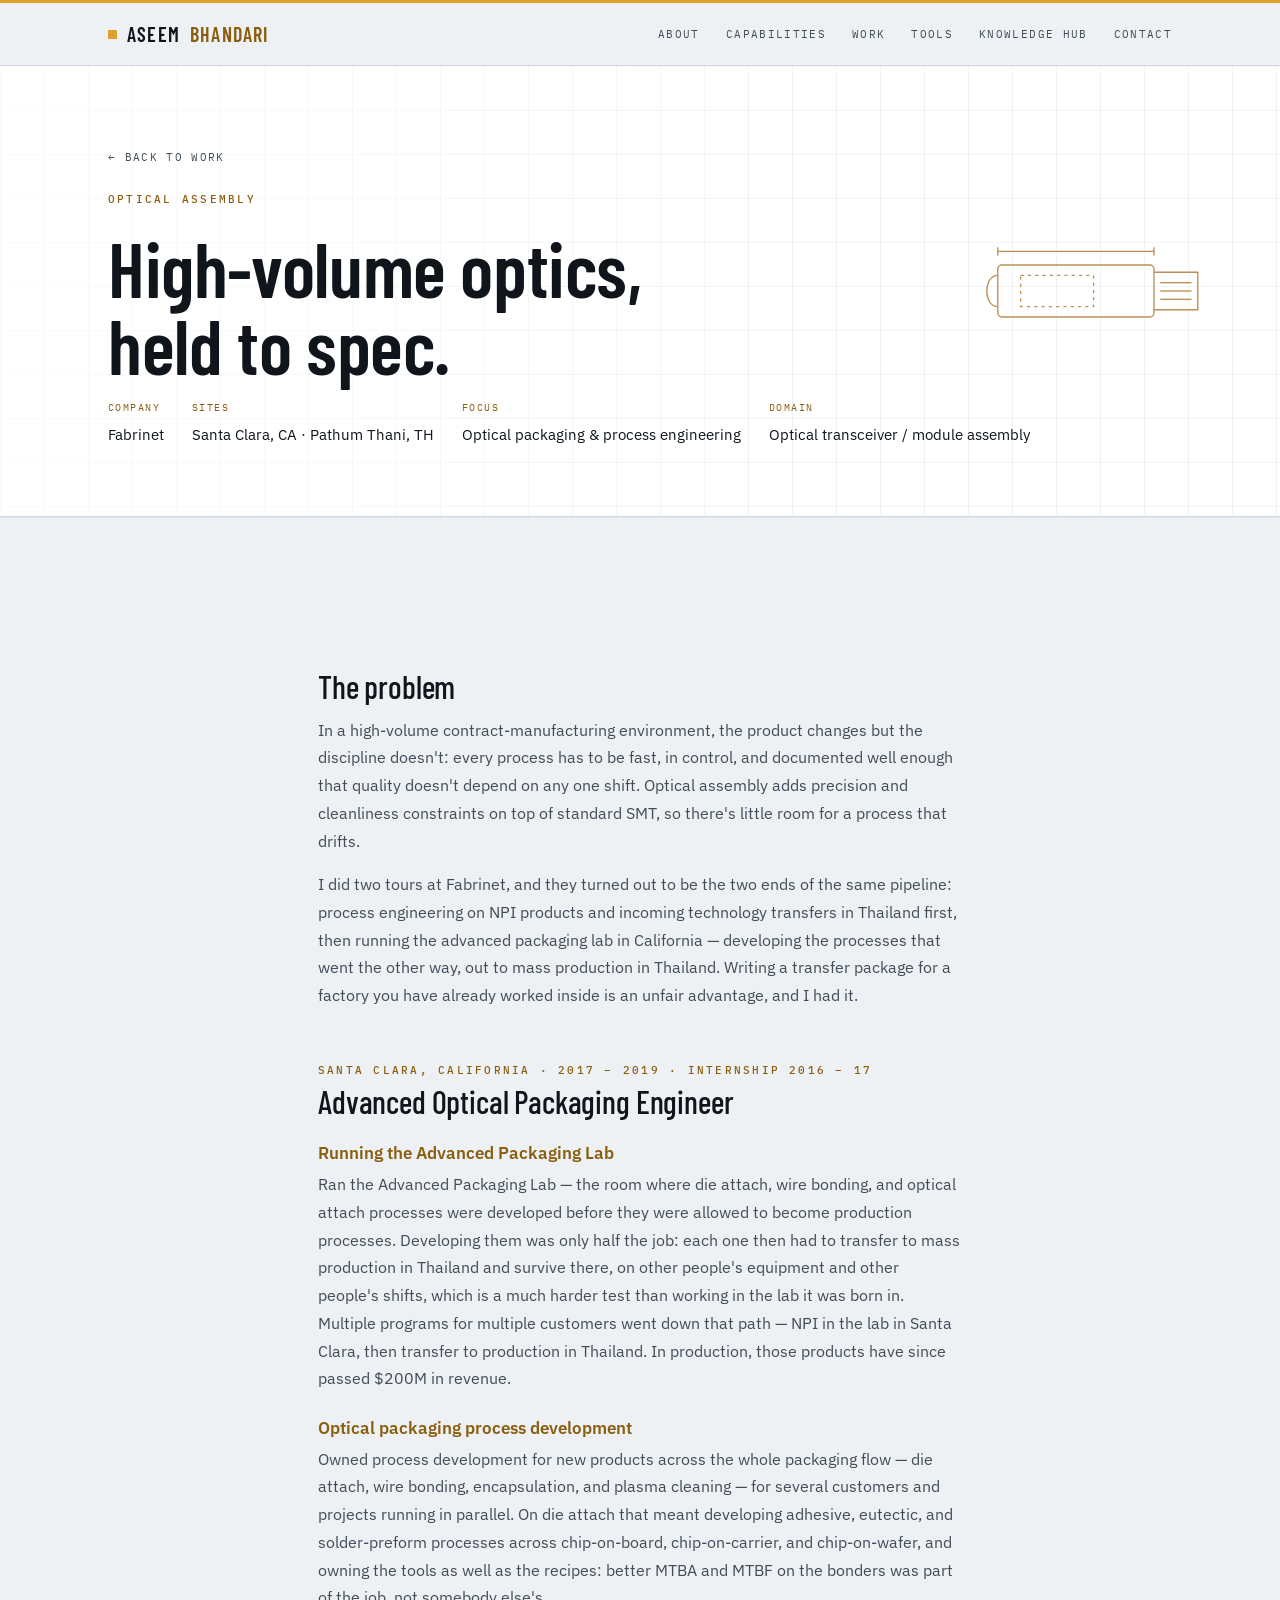
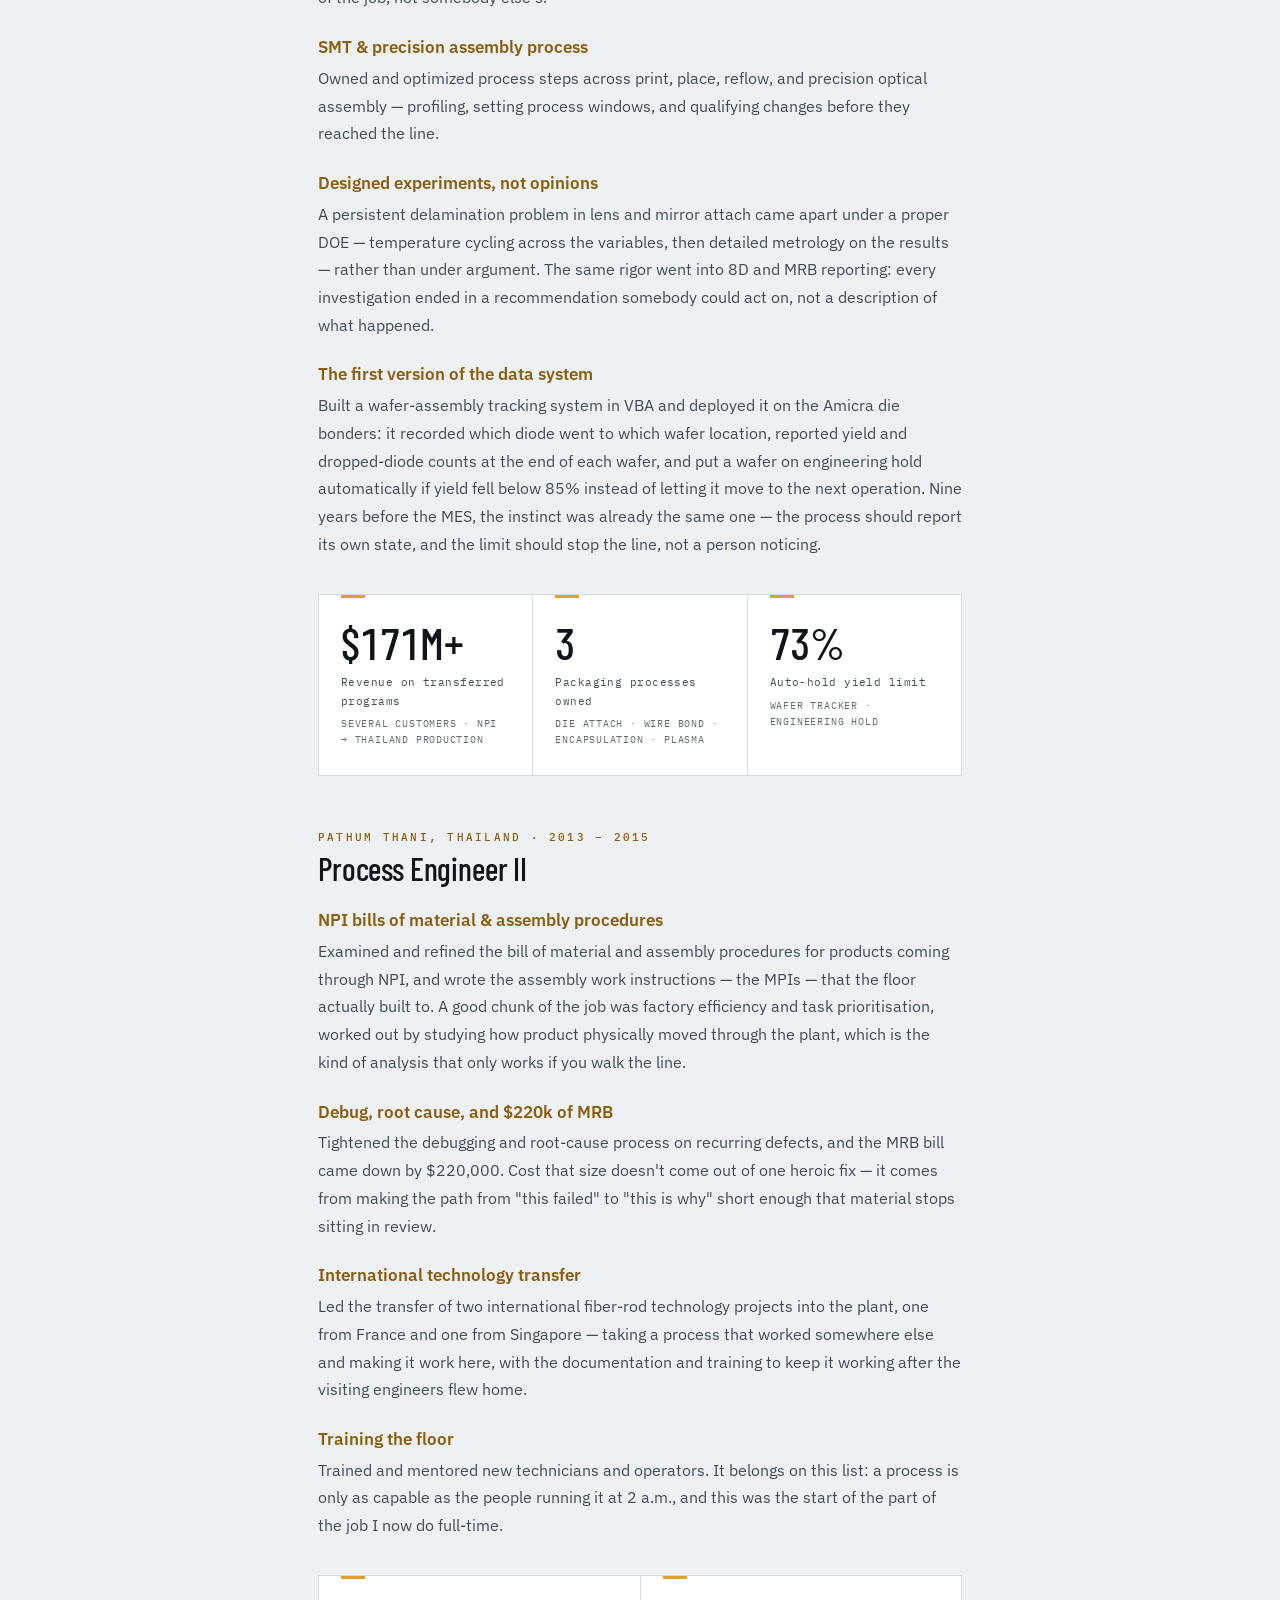
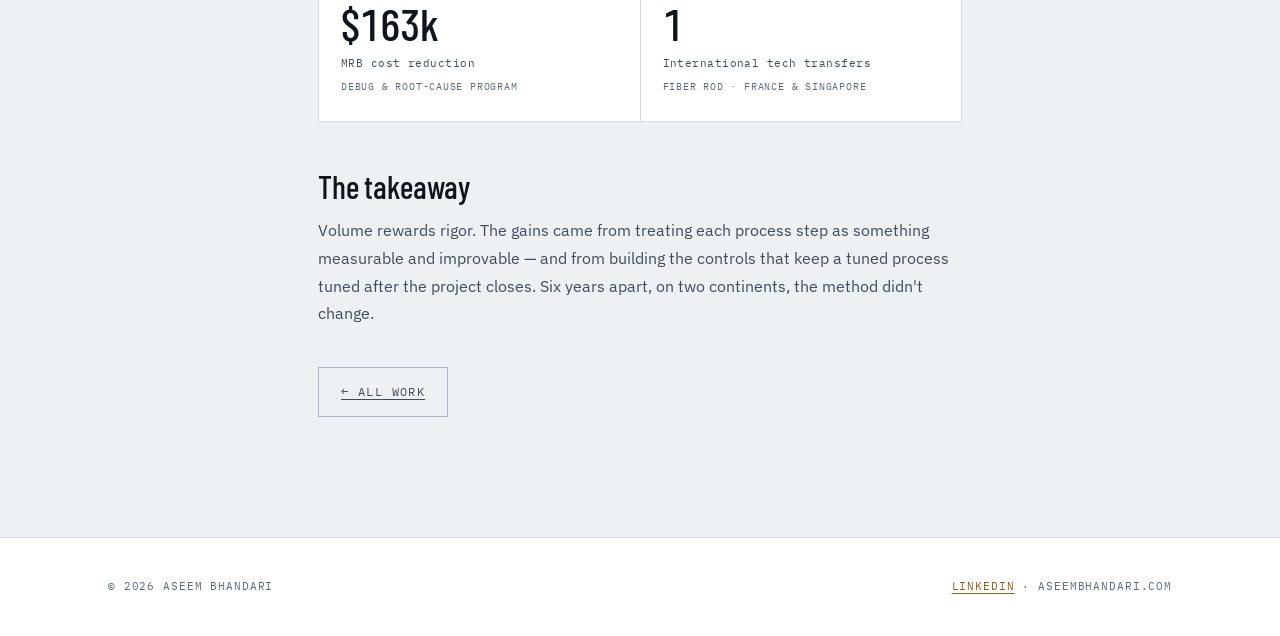
<file: work-fabrinet.html>
<!doctype html>
<html lang="en">
<head>
<meta charset="utf-8">
<meta name="viewport" content="width=device-width, initial-scale=1">
<title>Fabrinet — Aseem Bhandari</title>
<meta name="description" content="Optical packaging and process engineering across two Fabrinet sites — Santa Clara, California and Pathum Thani, Thailand: die attach, wire bonding, DOE, and international technology transfer.">
<link rel="canonical" href="https://aseembhandari.com/work-fabrinet.html">
<link rel="icon" href="favicon.svg" type="image/svg+xml">
<link rel="apple-touch-icon" href="favicon.svg">
<meta property="og:type" content="article">
<meta property="og:site_name" content="Aseem Bhandari">
<meta property="og:title" content="Fabrinet — Optical assembly at high volume">
<meta property="og:description" content="Optical packaging and process engineering at Fabrinet across two sites — Santa Clara, California and Pathum Thani, Thailand.">
<meta property="og:url" content="https://aseembhandari.com/work-fabrinet.html">
<meta property="og:image" content="https://aseembhandari.com/og/work-fabrinet.png">
<meta property="og:image:width" content="1200">
<meta property="og:image:height" content="630">
<meta name="twitter:card" content="summary_large_image">
<meta name="twitter:image" content="https://aseembhandari.com/og/work-fabrinet.png">
<link rel="preconnect" href="https://fonts.googleapis.com">
<link rel="preconnect" href="https://fonts.gstatic.com" crossorigin>
<link rel="stylesheet" href="https://fonts.googleapis.com/css2?family=Barlow+Condensed:wght@500;600&family=IBM+Plex+Mono:wght@400;500;600&family=IBM+Plex+Sans:wght@400;500;600&display=swap">
<link rel="stylesheet" href="styles.css">
</head>
<body>
<a class="skip-link" href="#main">Skip to content</a>

<header class="nav">
  <div class="wrap">
    <a href="index.html" class="brand">Aseem <b>Bhandari</b></a>
    <button class="nav-toggle" aria-label="Menu" aria-controls="nav" aria-expanded="false" onclick="var n=document.getElementById('nav');this.setAttribute('aria-expanded', n.classList.toggle('open'))">≡</button>
    <nav class="nav-links" id="nav">
      <a href="index.html#about">About</a>
      <a href="index.html#capabilities">Capabilities</a>
      <a href="index.html#work">Work</a>
      <a href="index.html#hub">Tools</a>
      <a href="blog.html">Knowledge Hub</a>
      <a href="index.html#contact">Contact</a>
    </nav>
  </div>
</header>

<main id="main">

<section class="detail-hero">
  <svg class="illo illo-xcvr" viewBox="0 0 240 140" fill="none" stroke="currentColor" stroke-width="1.3" aria-hidden="true">
    <rect x="18" y="45" width="150" height="50" rx="4"/>
    <path d="M168 52h42v36h-42"/>
    <path d="M174 62h30"/><path d="M174 70h30"/><path d="M174 78h30"/>
    <rect x="40" y="55" width="70" height="30" stroke-dasharray="3 4"/>
    <path d="M18 55c-14 0-14 30 0 30"/>
    <path d="M18 32h150"/><path d="M18 28v8"/><path d="M168 28v8"/>
  </svg>
  <div class="wrap">
    <a href="index.html#work" class="back-link">← Back to work</a>
    <span class="eyebrow" style="display:block;margin-top:22px;">Optical assembly</span>
    <h1>High-volume optics, held to spec.</h1>
    <div class="detail-meta">
      <div><span class="k">Company</span><span class="v">Fabrinet</span></div>
      <div><span class="k">Sites</span><span class="v">Santa Clara, CA · Pathum Thani, TH</span></div>
      <div><span class="k">Focus</span><span class="v">Optical packaging &amp; process engineering</span></div>
      <div><span class="k">Domain</span><span class="v">Optical transceiver / module assembly</span></div>
    </div>
  </div>
</section>

<section style="border-top:1px solid var(--line-soft);">
  <div class="wrap detail-body">
    <h2>The problem</h2>
    <p>In a high-volume contract-manufacturing environment, the product changes but the discipline doesn't: every process has to be fast, in control, and documented well enough that quality doesn't depend on any one shift. Optical assembly adds precision and cleanliness constraints on top of standard SMT, so there's little room for a process that drifts.</p>
    <p>I did two tours at Fabrinet, and they turned out to be the two ends of the same pipeline: process engineering on NPI products and incoming technology transfers in Thailand first, then running the advanced packaging lab in California — developing the processes that went the other way, out to mass production in Thailand. Writing a transfer package for a factory you have already worked inside is an unfair advantage, and I had it.</p>

    <span class="eyebrow" style="display:block;margin-top:52px;">Santa Clara, California · 2017 – 2019 · internship 2016 – 17</span>
    <h2 style="margin-top:6px;">Advanced Optical Packaging Engineer</h2>
    <h3>Running the Advanced Packaging Lab</h3>
    <p>Ran the Advanced Packaging Lab — the room where die attach, wire bonding, and optical attach processes were developed before they were allowed to become production processes. Developing them was only half the job: each one then had to transfer to mass production in Thailand and survive there, on other people's equipment and other people's shifts, which is a much harder test than working in the lab it was born in. Multiple programs for multiple customers went down that path — NPI in the lab in Santa Clara, then transfer to production in Thailand. In production, those products have since passed $200M in revenue.</p>
    <h3>Optical packaging process development</h3>
    <p>Owned process development for new products across the whole packaging flow — die attach, wire bonding, encapsulation, and plasma cleaning — for several customers and projects running in parallel. On die attach that meant developing adhesive, eutectic, and solder-preform processes across chip-on-board, chip-on-carrier, and chip-on-wafer, and owning the tools as well as the recipes: better MTBA and MTBF on the bonders was part of the job, not somebody else's.</p>
    <h3>SMT &amp; precision assembly process</h3>
    <p>Owned and optimized process steps across print, place, reflow, and precision optical assembly — profiling, setting process windows, and qualifying changes before they reached the line.</p>
    <h3>Designed experiments, not opinions</h3>
    <p>A persistent delamination problem in lens and mirror attach came apart under a proper DOE — temperature cycling across the variables, then detailed metrology on the results — rather than under argument. The same rigor went into 8D and MRB reporting: every investigation ended in a recommendation somebody could act on, not a description of what happened.</p>
    <h3>The first version of the data system</h3>
    <p>Built a wafer-assembly tracking system in VBA and deployed it on the Amicra die bonders: it recorded which diode went to which wafer location, reported yield and dropped-diode counts at the end of each wafer, and put a wafer on engineering hold automatically if yield fell below 85% instead of letting it move to the next operation. Nine years before the MES, the instinct was already the same one — the process should report its own state, and the limit should stop the line, not a person noticing.</p>

    <div class="metrics">
      <div class="m"><div class="big" data-count="200" data-prefix="$" data-suffix="M+">$200M+</div><div class="lbl">Revenue on transferred programs<span class="sub">Several customers · NPI → Thailand production</span></div></div>
      <div class="m"><div class="big" data-count="4">4</div><div class="lbl">Packaging processes owned<span class="sub">Die attach · wire bond · encapsulation · plasma</span></div></div>
      <div class="m"><div class="big" data-count="85" data-suffix="%">85%</div><div class="lbl">Auto-hold yield limit<span class="sub">Wafer tracker · engineering hold</span></div></div>
    </div>

    <span class="eyebrow" style="display:block;margin-top:52px;">Pathum Thani, Thailand · 2013 – 2015</span>
    <h2 style="margin-top:6px;">Process Engineer II</h2>
    <h3>NPI bills of material &amp; assembly procedures</h3>
    <p>Examined and refined the bill of material and assembly procedures for products coming through NPI, and wrote the assembly work instructions — the MPIs — that the floor actually built to. A good chunk of the job was factory efficiency and task prioritisation, worked out by studying how product physically moved through the plant, which is the kind of analysis that only works if you walk the line.</p>
    <h3>Debug, root cause, and $220k of MRB</h3>
    <p>Tightened the debugging and root-cause process on recurring defects, and the MRB bill came down by $220,000. Cost that size doesn't come out of one heroic fix — it comes from making the path from "this failed" to "this is why" short enough that material stops sitting in review.</p>
    <h3>International technology transfer</h3>
    <p>Led the transfer of two international fiber-rod technology projects into the plant, one from France and one from Singapore — taking a process that worked somewhere else and making it work here, with the documentation and training to keep it working after the visiting engineers flew home.</p>
    <h3>Training the floor</h3>
    <p>Trained and mentored new technicians and operators. It belongs on this list: a process is only as capable as the people running it at 2 a.m., and this was the start of the part of the job I now do full-time.</p>

    <div class="metrics two">
      <div class="m"><div class="big" data-count="220" data-prefix="$" data-suffix="k">$220k</div><div class="lbl">MRB cost reduction<span class="sub">Debug &amp; root-cause program</span></div></div>
      <div class="m"><div class="big" data-count="2">2</div><div class="lbl">International tech transfers<span class="sub">Fiber rod · France &amp; Singapore</span></div></div>
    </div>

    <h2>The takeaway</h2>
    <p>Volume rewards rigor. The gains came from treating each process step as something measurable and improvable — and from building the controls that keep a tuned process tuned after the project closes. Six years apart, on two continents, the method didn't change.</p>

    <p style="margin-top:40px;"><a href="index.html#work" class="btn ghost">← All work</a></p>
  </div>
</section>

</main>

<footer class="foot">
  <div class="wrap">
    <small>© <span id="yr"></span> Aseem Bhandari</small>
    <small><a href="https://www.linkedin.com/in/aseembhandari21" target="_blank" rel="noopener">LinkedIn</a> · aseembhandari.com</small>
  </div>
</footer>
<script>document.getElementById('yr').textContent=new Date().getFullYear();
document.querySelectorAll('.nav-links a').forEach(a=>a.addEventListener('click',()=>document.getElementById('nav').classList.remove('open')));</script>
<script src="enhance.js"></script>
</body>
</html>
</file>
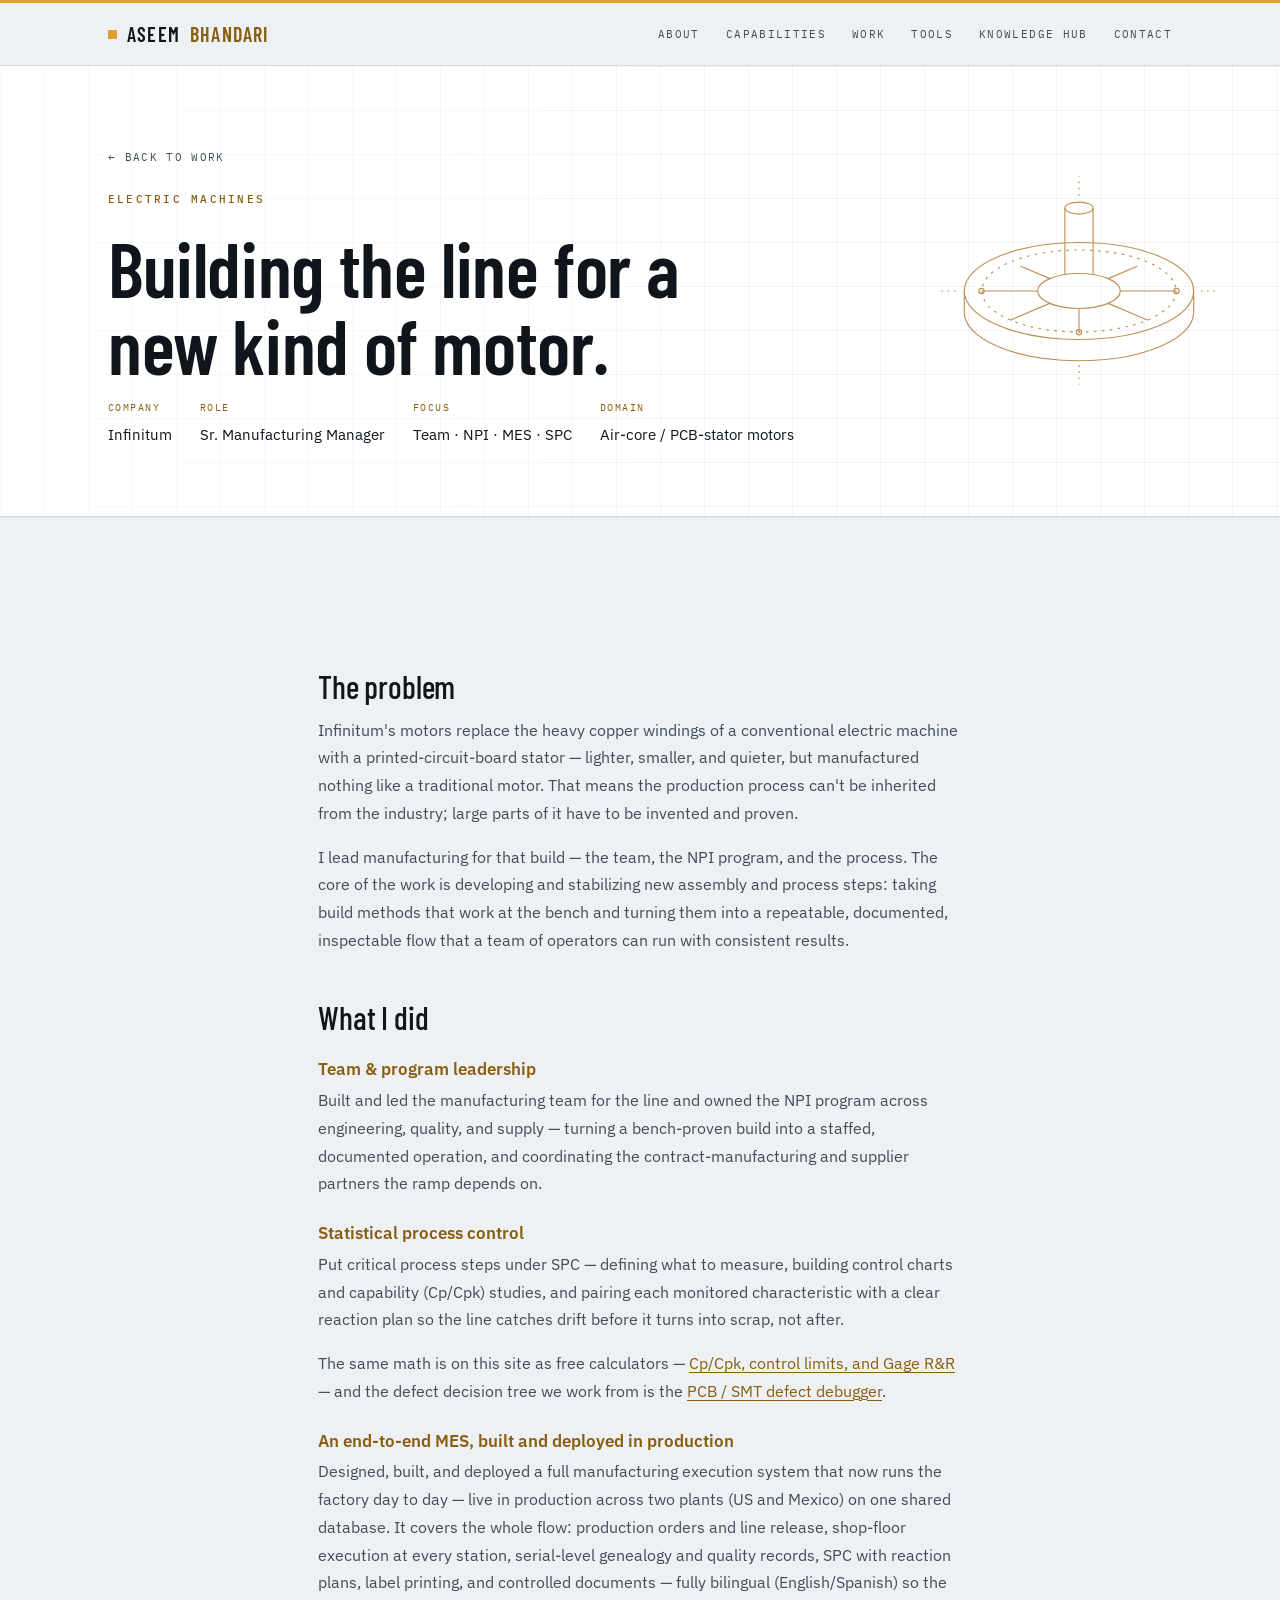
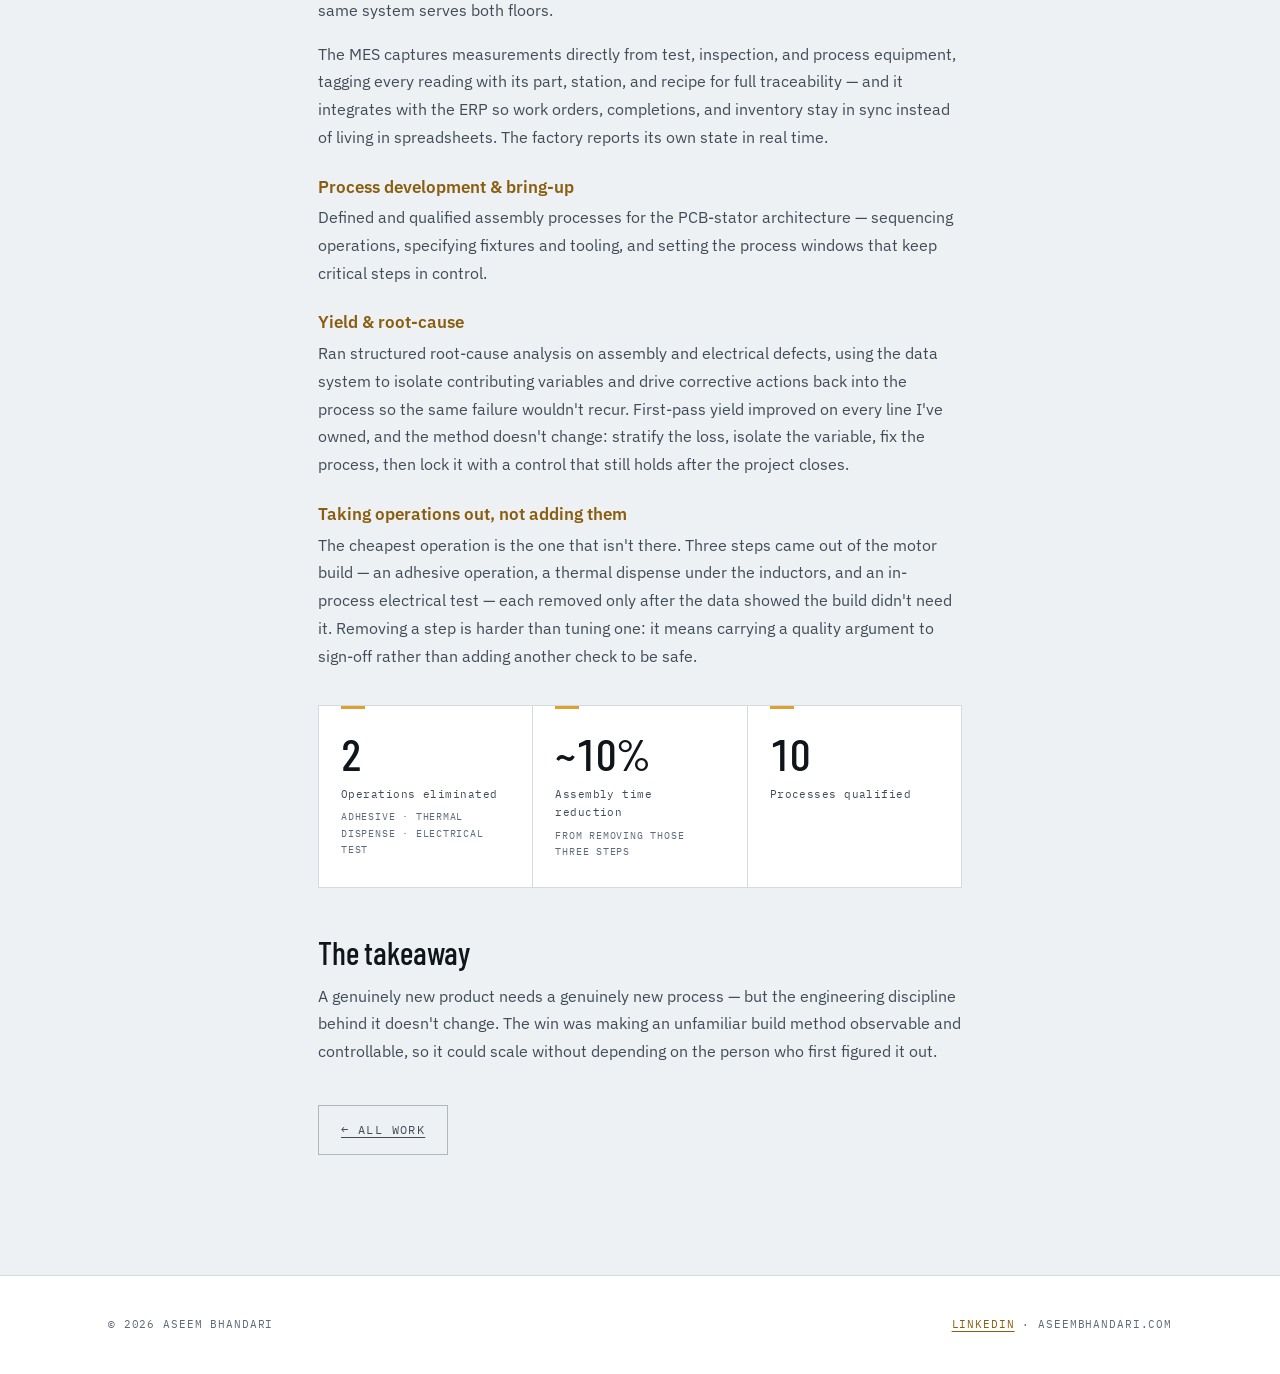
<file: work-infinitum.html>
<!doctype html>
<html lang="en">
<head>
<meta charset="utf-8">
<meta name="viewport" content="width=device-width, initial-scale=1">
<title>Infinitum — Aseem Bhandari</title>
<meta name="description" content="Manufacturing leadership for air-core PCB-stator electric motors at Infinitum — including an end-to-end MES built and deployed in production.">
<link rel="canonical" href="https://aseembhandari.com/work-infinitum.html">
<link rel="icon" href="favicon.svg" type="image/svg+xml">
<link rel="apple-touch-icon" href="favicon.svg">
<meta property="og:type" content="article">
<meta property="og:site_name" content="Aseem Bhandari">
<meta property="og:title" content="Infinitum — Building the line for a new kind of motor">
<meta property="og:description" content="Manufacturing and process engineering for air-core PCB-stator electric motors at Infinitum — an end-to-end MES, SPC, and intelligent data systems on a new line.">
<meta property="og:url" content="https://aseembhandari.com/work-infinitum.html">
<meta property="og:image" content="https://aseembhandari.com/og/work-infinitum.png">
<meta property="og:image:width" content="1200">
<meta property="og:image:height" content="630">
<meta name="twitter:card" content="summary_large_image">
<meta name="twitter:image" content="https://aseembhandari.com/og/work-infinitum.png">
<link rel="preconnect" href="https://fonts.googleapis.com">
<link rel="preconnect" href="https://fonts.gstatic.com" crossorigin>
<link rel="stylesheet" href="https://fonts.googleapis.com/css2?family=Barlow+Condensed:wght@500;600&family=IBM+Plex+Mono:wght@400;500;600&family=IBM+Plex+Sans:wght@400;500;600&display=swap">
<link rel="stylesheet" href="styles.css">
</head>
<body>
<a class="skip-link" href="#main">Skip to content</a>

<header class="nav">
  <div class="wrap">
    <a href="index.html" class="brand">Aseem <b>Bhandari</b></a>
    <button class="nav-toggle" aria-label="Menu" aria-controls="nav" aria-expanded="false" onclick="var n=document.getElementById('nav');this.setAttribute('aria-expanded', n.classList.toggle('open'))">≡</button>
    <nav class="nav-links" id="nav">
      <a href="index.html#about">About</a>
      <a href="index.html#capabilities">Capabilities</a>
      <a href="index.html#work">Work</a>
      <a href="index.html#hub">Tools</a>
      <a href="blog.html">Knowledge Hub</a>
      <a href="index.html#contact">Contact</a>
    </nav>
  </div>
</header>

<main id="main">

<section class="detail-hero">
  <svg class="illo illo-motor" viewBox="0 0 340 300" fill="none" stroke="currentColor" stroke-width="1.3" aria-hidden="true">
    <ellipse cx="170" cy="150" rx="130" ry="55"/>
    <path d="M40 150v24M300 150v24"/>
    <path d="M40 174a130 55 0 0 0 260 0"/>
    <ellipse class="pitch" cx="170" cy="150" rx="110" ry="46.5" stroke-dasharray="3 6"/>
    <path d="M216.8 150L280.5 150M203.1 164L248.1 183.1M170 169.8L170 196.8M136.9 164L91.9 183.1M123.2 150L59.5 150M136.9 136L104 122M203.1 136L236 122"/>
    <circle cx="280.5" cy="150" r="3"/><circle cx="170" cy="196.8" r="3"/><circle cx="59.5" cy="150" r="3"/>
    <ellipse cx="170" cy="150" rx="46.8" ry="19.8"/>
    <path d="M154 131.5V56M186 131.5V56"/>
    <ellipse cx="170" cy="56" rx="16" ry="6.8"/>
    <path d="M170 42v-22M170 234v22" stroke-dasharray="2 5"/>
    <path d="M14 150h18M308 150h18" stroke-dasharray="2 5"/>
  </svg>
  <div class="wrap">
    <a href="index.html#work" class="back-link">← Back to work</a>
    <span class="eyebrow" style="display:block;margin-top:22px;">Electric machines</span>
    <h1>Building the line for a new kind of motor.</h1>
    <div class="detail-meta">
      <div><span class="k">Company</span><span class="v">Infinitum</span></div>
      <div><span class="k">Role</span><span class="v">Sr. Manufacturing Manager</span></div>
      <div><span class="k">Focus</span><span class="v">Team · NPI · MES · SPC</span></div>
      <div><span class="k">Domain</span><span class="v">Air-core / PCB-stator motors</span></div>
    </div>
  </div>
</section>

<section style="border-top:1px solid var(--line-soft);">
  <div class="wrap detail-body">
    <h2>The problem</h2>
    <p>Infinitum's motors replace the heavy copper windings of a conventional electric machine with a printed-circuit-board stator — lighter, smaller, and quieter, but manufactured nothing like a traditional motor. That means the production process can't be inherited from the industry; large parts of it have to be invented and proven.</p>
    <p>I lead manufacturing for that build — the team, the NPI program, and the process. The core of the work is developing and stabilizing new assembly and process steps: taking build methods that work at the bench and turning them into a repeatable, documented, inspectable flow that a team of operators can run with consistent results.</p>

    <h2>What I did</h2>
    <h3>Team &amp; program leadership</h3>
    <p>Built and led the manufacturing team for the line and owned the NPI program across engineering, quality, and supply — turning a bench-proven build into a staffed, documented operation, and coordinating the contract-manufacturing and supplier partners the ramp depends on.</p>
    <h3>Statistical process control</h3>
    <p>Put critical process steps under SPC — defining what to measure, building control charts and capability (Cp/Cpk) studies, and pairing each monitored characteristic with a clear reaction plan so the line catches drift before it turns into scrap, not after.</p>
    <p>The same math is on this site as free calculators — <a href="spc-tools.html">Cp/Cpk, control limits, and Gage R&amp;R</a> — and the defect decision tree we work from is the <a href="pcbdebug.html">PCB / SMT defect debugger</a>.</p>
    <h3>An end-to-end MES, built and deployed in production</h3>
    <p>Designed, built, and deployed a full manufacturing execution system that now runs the factory day to day — live in production across two plants (US and Mexico) on one shared database. It covers the whole flow: production orders and line release, shop-floor execution at every station, serial-level genealogy and quality records, SPC with reaction plans, label printing, and controlled documents — fully bilingual (English/Spanish) so the same system serves both floors.</p>
    <p>The MES captures measurements directly from test, inspection, and process equipment, tagging every reading with its part, station, and recipe for full traceability — and it integrates with the ERP so work orders, completions, and inventory stay in sync instead of living in spreadsheets. The factory reports its own state in real time.</p>
    <h3>Process development &amp; bring-up</h3>
    <p>Defined and qualified assembly processes for the PCB-stator architecture — sequencing operations, specifying fixtures and tooling, and setting the process windows that keep critical steps in control.</p>
    <h3>Yield &amp; root-cause</h3>
    <p>Ran structured root-cause analysis on assembly and electrical defects, using the data system to isolate contributing variables and drive corrective actions back into the process so the same failure wouldn't recur. First-pass yield improved on every line I've owned, and the method doesn't change: stratify the loss, isolate the variable, fix the process, then lock it with a control that still holds after the project closes.</p>
    <h3>Taking operations out, not adding them</h3>
    <p>The cheapest operation is the one that isn't there. Three steps came out of the motor build — an adhesive operation, a thermal dispense under the inductors, and an in-process electrical test — each removed only after the data showed the build didn't need it. Removing a step is harder than tuning one: it means carrying a quality argument to sign-off rather than adding another check to be safe.</p>

    <div class="metrics">
      <div class="m"><div class="big" data-count="3">3</div><div class="lbl">Operations eliminated<span class="sub">Adhesive · thermal dispense · electrical test</span></div></div>
      <div class="m"><div class="big" data-count="12" data-prefix="~" data-suffix="%">~12%</div><div class="lbl">Assembly time reduction<span class="sub">From removing those three steps</span></div></div>
      <div class="m"><div class="big" data-count="12">12</div><div class="lbl">Processes qualified</div></div>
    </div>

    <h2>The takeaway</h2>
    <p>A genuinely new product needs a genuinely new process — but the engineering discipline behind it doesn't change. The win was making an unfamiliar build method observable and controllable, so it could scale without depending on the person who first figured it out.</p>

    <p style="margin-top:40px;"><a href="index.html#work" class="btn ghost">← All work</a></p>
  </div>
</section>

</main>

<footer class="foot">
  <div class="wrap">
    <small>© <span id="yr"></span> Aseem Bhandari</small>
    <small><a href="https://www.linkedin.com/in/aseembhandari21" target="_blank" rel="noopener">LinkedIn</a> · aseembhandari.com</small>
  </div>
</footer>
<script>document.getElementById('yr').textContent=new Date().getFullYear();
document.querySelectorAll('.nav-links a').forEach(a=>a.addEventListener('click',()=>document.getElementById('nav').classList.remove('open')));</script>
<script src="enhance.js"></script>
</body>
</html>
</file>
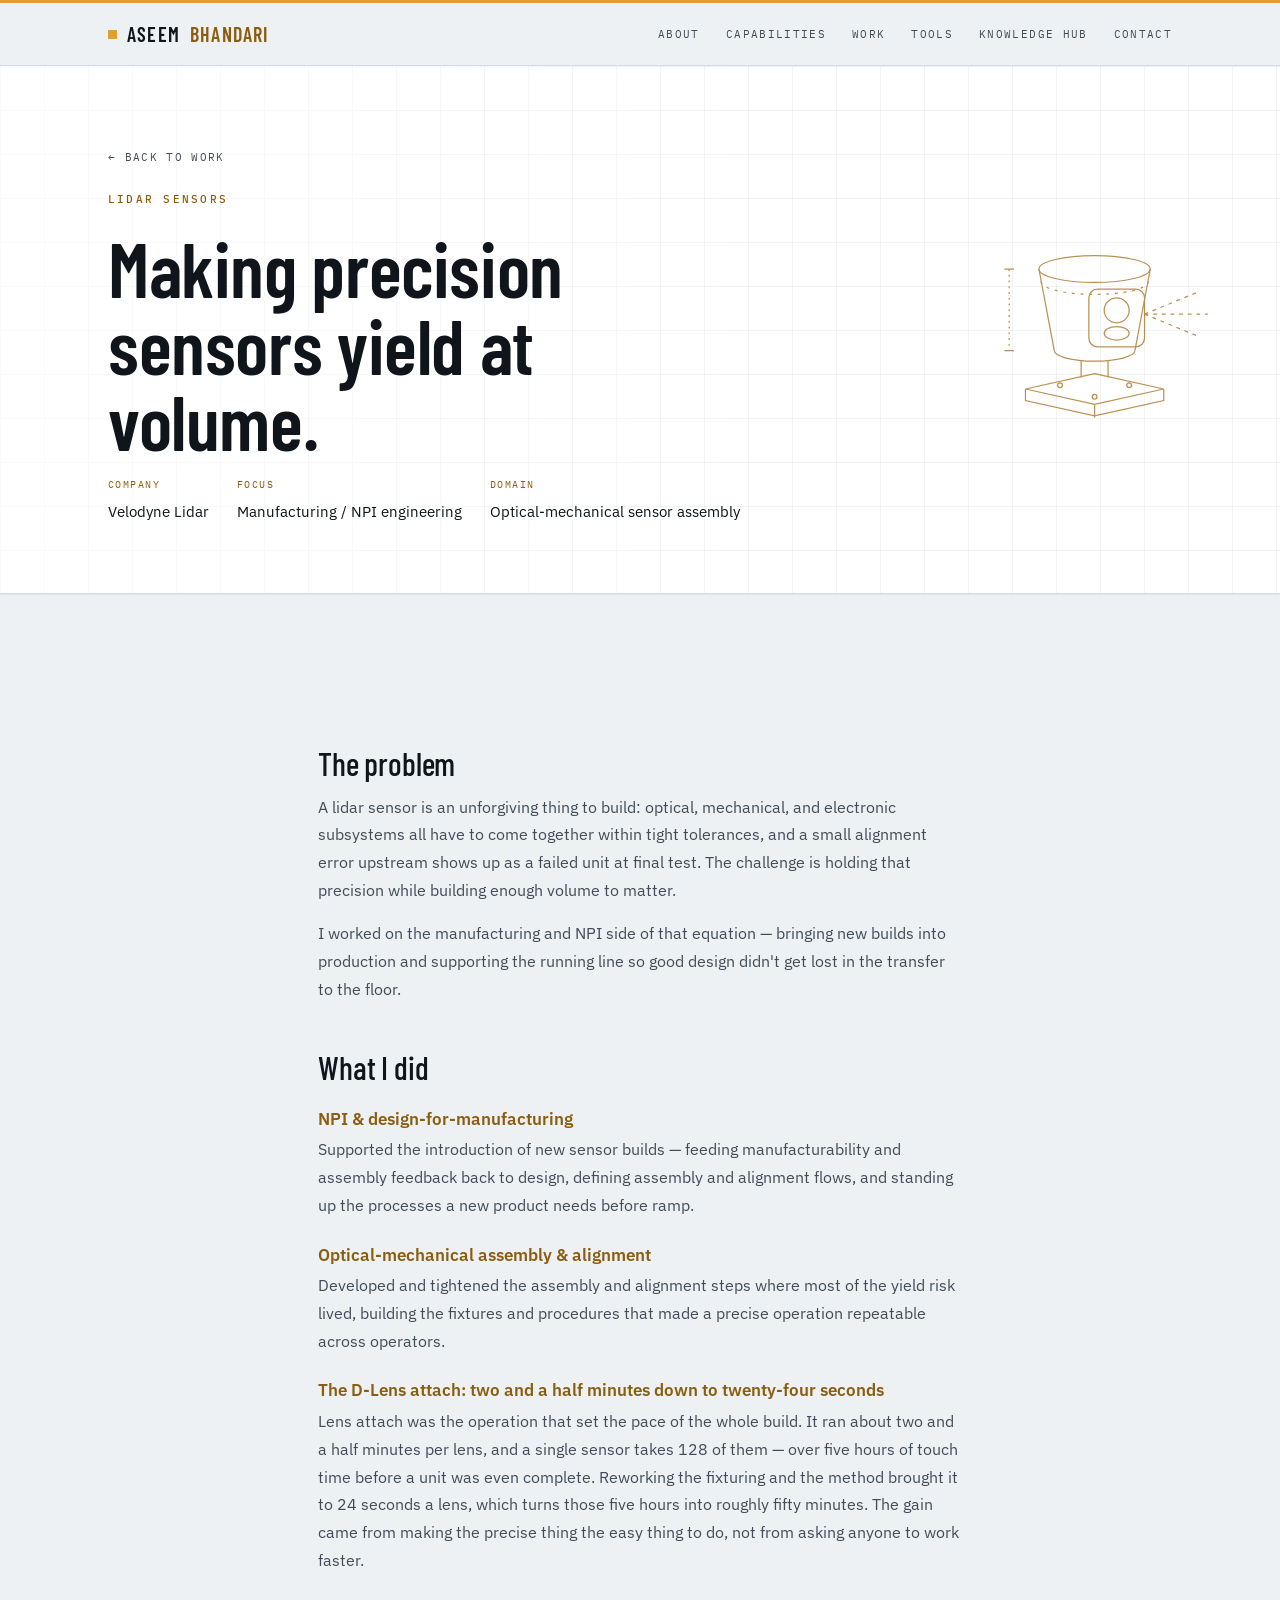
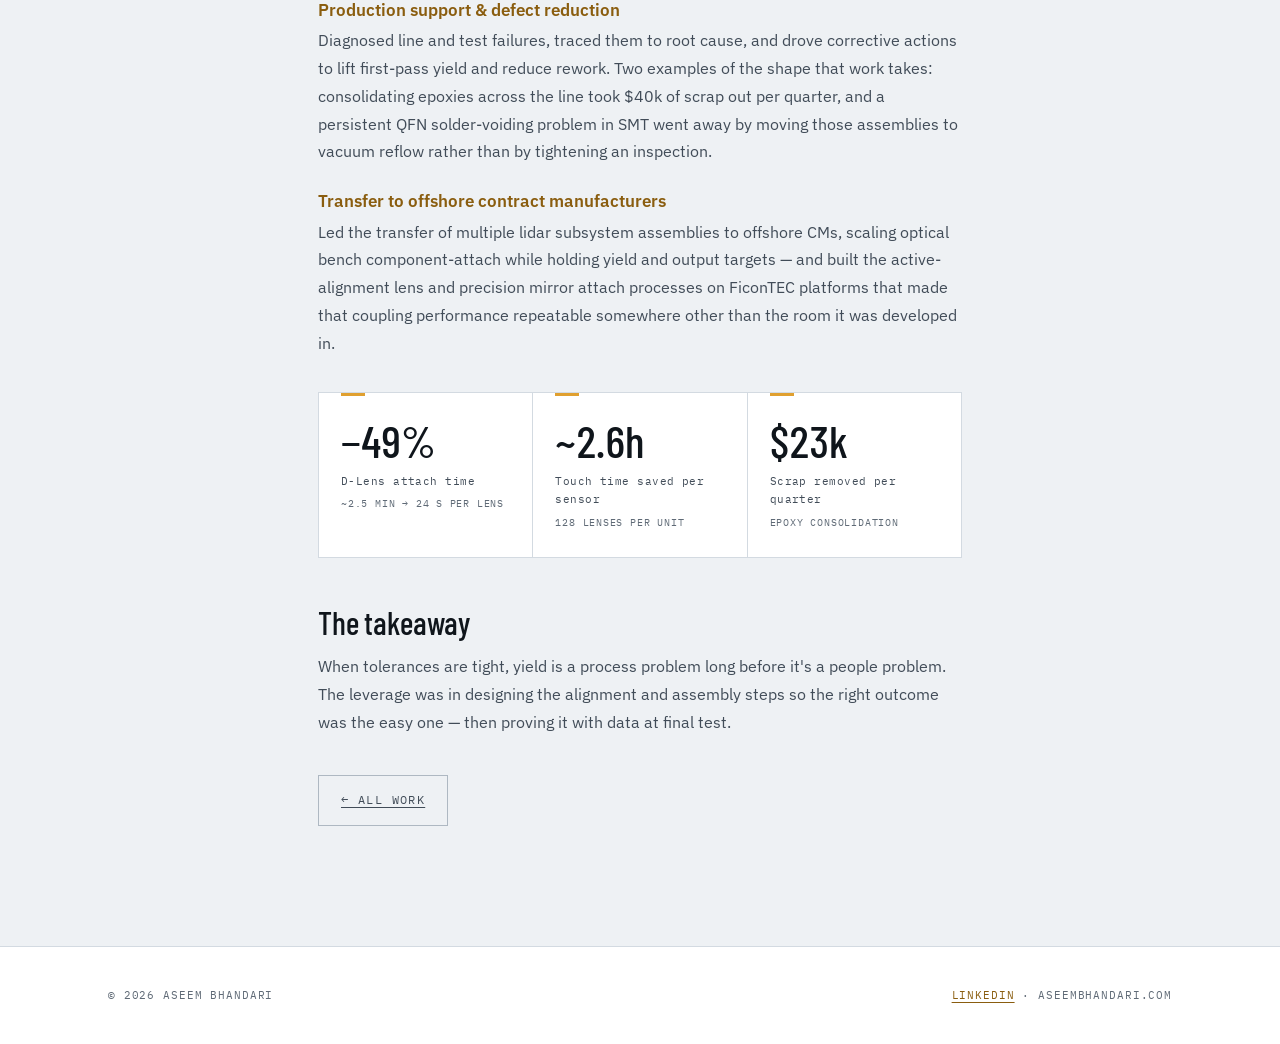
<file: work-velodyne.html>
<!doctype html>
<html lang="en">
<head>
<meta charset="utf-8">
<meta name="viewport" content="width=device-width, initial-scale=1">
<title>Velodyne Lidar — Aseem Bhandari</title>
<meta name="description" content="NPI and production support for lidar sensor manufacturing at Velodyne Lidar.">
<link rel="canonical" href="https://aseembhandari.com/work-velodyne.html">
<link rel="icon" href="favicon.svg" type="image/svg+xml">
<link rel="apple-touch-icon" href="favicon.svg">
<meta property="og:type" content="article">
<meta property="og:site_name" content="Aseem Bhandari">
<meta property="og:title" content="Velodyne Lidar — NPI &amp; production support">
<meta property="og:description" content="NPI and production support for lidar sensor manufacturing at Velodyne Lidar — optical-mechanical assembly, alignment, and sensor yield.">
<meta property="og:url" content="https://aseembhandari.com/work-velodyne.html">
<meta property="og:image" content="https://aseembhandari.com/og/work-velodyne.png">
<meta property="og:image:width" content="1200">
<meta property="og:image:height" content="630">
<meta name="twitter:card" content="summary_large_image">
<meta name="twitter:image" content="https://aseembhandari.com/og/work-velodyne.png">
<link rel="preconnect" href="https://fonts.googleapis.com">
<link rel="preconnect" href="https://fonts.gstatic.com" crossorigin>
<link rel="stylesheet" href="https://fonts.googleapis.com/css2?family=Barlow+Condensed:wght@500;600&family=IBM+Plex+Mono:wght@400;500;600&family=IBM+Plex+Sans:wght@400;500;600&display=swap">
<link rel="stylesheet" href="styles.css">
</head>
<body>
<a class="skip-link" href="#main">Skip to content</a>

<header class="nav">
  <div class="wrap">
    <a href="index.html" class="brand">Aseem <b>Bhandari</b></a>
    <button class="nav-toggle" aria-label="Menu" aria-controls="nav" aria-expanded="false" onclick="var n=document.getElementById('nav');this.setAttribute('aria-expanded', n.classList.toggle('open'))">≡</button>
    <nav class="nav-links" id="nav">
      <a href="index.html#about">About</a>
      <a href="index.html#capabilities">Capabilities</a>
      <a href="index.html#work">Work</a>
      <a href="index.html#hub">Tools</a>
      <a href="blog.html">Knowledge Hub</a>
      <a href="index.html#contact">Contact</a>
    </nav>
  </div>
</header>

<main id="main">

<section class="detail-hero">
  <svg class="illo illo-lidar" viewBox="0 0 250 215" fill="none" stroke="currentColor" stroke-width="1.3" aria-hidden="true">
    <ellipse cx="110" cy="45" rx="58" ry="14"/>
    <path d="M52 45l16 85M168 45l-16 85"/>
    <path d="M68 130a42 11 0 0 0 84 0"/>
    <path class="pitch" d="M54 58a56 13.5 0 0 0 112 0" stroke-dasharray="3 6"/>
    <rect x="104" y="66" width="58" height="60" rx="9"/>
    <circle cx="133" cy="88" r="13"/>
    <ellipse cx="133" cy="112" rx="13" ry="7"/>
    <g class="beams" stroke-dasharray="4 5">
      <path d="M162 92h66"/>
      <path d="M162 92l58 -24"/>
      <path d="M162 92l58 24"/>
    </g>
    <path d="M96 140v18M124 140v18"/>
    <path d="M110 154l72 16-72 16-72-16z"/>
    <path d="M38 170v12l72 16 72-16v-12M110 186v14"/>
    <circle cx="74" cy="166" r="2.5"/><circle cx="146" cy="166" r="2.5"/><circle cx="110" cy="178" r="2.5"/>
    <path d="M26 45h-10M26 130h-10"/>
    <path d="M21 45v85" stroke-dasharray="2 4"/>
  </svg>
  <div class="wrap">
    <a href="index.html#work" class="back-link">← Back to work</a>
    <span class="eyebrow" style="display:block;margin-top:22px;">Lidar sensors</span>
    <h1>Making precision sensors yield at volume.</h1>
    <div class="detail-meta">
      <div><span class="k">Company</span><span class="v">Velodyne Lidar</span></div>
      <div><span class="k">Focus</span><span class="v">Manufacturing / NPI engineering</span></div>
      <div><span class="k">Domain</span><span class="v">Optical-mechanical sensor assembly</span></div>
    </div>
  </div>
</section>

<section style="border-top:1px solid var(--line-soft);">
  <div class="wrap detail-body">
    <h2>The problem</h2>
    <p>A lidar sensor is an unforgiving thing to build: optical, mechanical, and electronic subsystems all have to come together within tight tolerances, and a small alignment error upstream shows up as a failed unit at final test. The challenge is holding that precision while building enough volume to matter.</p>
    <p>I worked on the manufacturing and NPI side of that equation — bringing new builds into production and supporting the running line so good design didn't get lost in the transfer to the floor.</p>

    <h2>What I did</h2>
    <h3>NPI &amp; design-for-manufacturing</h3>
    <p>Supported the introduction of new sensor builds — feeding manufacturability and assembly feedback back to design, defining assembly and alignment flows, and standing up the processes a new product needs before ramp.</p>
    <h3>Optical-mechanical assembly &amp; alignment</h3>
    <p>Developed and tightened the assembly and alignment steps where most of the yield risk lived, building the fixtures and procedures that made a precise operation repeatable across operators.</p>
    <h3>The D-Lens attach: two and a half minutes down to twenty-four seconds</h3>
    <p>Lens attach was the operation that set the pace of the whole build. It ran about two and a half minutes per lens, and a single sensor takes 128 of them — over five hours of touch time before a unit was even complete. Reworking the fixturing and the method brought it to 24 seconds a lens, which turns those five hours into roughly fifty minutes. The gain came from making the precise thing the easy thing to do, not from asking anyone to work faster.</p>
    <h3>Production support &amp; defect reduction</h3>
    <p>Diagnosed line and test failures, traced them to root cause, and drove corrective actions to lift first-pass yield and reduce rework. Two examples of the shape that work takes: consolidating epoxies across the line took $40k of scrap out per quarter, and a persistent QFN solder-voiding problem in SMT went away by moving those assemblies to vacuum reflow rather than by tightening an inspection.</p>
    <h3>Transfer to offshore contract manufacturers</h3>
    <p>Led the transfer of multiple lidar subsystem assemblies to offshore CMs, scaling optical bench component-attach while holding yield and output targets — and built the active-alignment lens and precision mirror attach processes on FiconTEC platforms that made that coupling performance repeatable somewhere other than the room it was developed in.</p>

    <div class="metrics">
      <div class="m"><div class="big" data-count="84" data-prefix="−" data-suffix="%">−84%</div><div class="lbl">D-Lens attach time<span class="sub">~2.5 min → 24 s per lens</span></div></div>
      <div class="m"><div class="big" data-count="4.5" data-decimals="1" data-prefix="~" data-suffix="h">~4.5h</div><div class="lbl">Touch time saved per sensor<span class="sub">128 lenses per unit</span></div></div>
      <div class="m"><div class="big" data-count="40" data-prefix="$" data-suffix="k">$40k</div><div class="lbl">Scrap removed per quarter<span class="sub">Epoxy consolidation</span></div></div>
    </div>

    <h2>The takeaway</h2>
    <p>When tolerances are tight, yield is a process problem long before it's a people problem. The leverage was in designing the alignment and assembly steps so the right outcome was the easy one — then proving it with data at final test.</p>

    <p style="margin-top:40px;"><a href="index.html#work" class="btn ghost">← All work</a></p>
  </div>
</section>

</main>

<footer class="foot">
  <div class="wrap">
    <small>© <span id="yr"></span> Aseem Bhandari</small>
    <small><a href="https://www.linkedin.com/in/aseembhandari21" target="_blank" rel="noopener">LinkedIn</a> · aseembhandari.com</small>
  </div>
</footer>
<script>document.getElementById('yr').textContent=new Date().getFullYear();
document.querySelectorAll('.nav-links a').forEach(a=>a.addEventListener('click',()=>document.getElementById('nav').classList.remove('open')));</script>
<script src="enhance.js"></script>
</body>
</html>
</file>
<file: styles.css>
/* ============================================================
   Aseem Bhandari — portfolio stylesheet
   ------------------------------------------------------------
   Design system: "the CAM view", light
   The page reads like a CAM/Gerber viewer in light mode, or a
   drawing on drafting paper: white panels on a cool cleanroom
   grey, hairline rules, a faint plotting grid, and copper —
   the deep bronze of etched trace on white — as the only
   accent. Signal green is reserved for status.
   Everything is light by default; the dark palette below is
   only for visitors whose OS asks for dark mode.

   Type: Barlow Condensed for display (DIN heritage — the
   lettering of engineering drawings and industrial signage),
   IBM Plex Sans for reading, IBM Plex Mono for labels & data.
   Fonts are loaded via <link> in each page's <head>.
   ============================================================ */

:root {
  /* surfaces — light body */
  --bg: #EEF1F4;            /* cleanroom white, slightly cool */
  --bg-raise: #F6F8FA;
  --bg-card: #FFFFFF;
  --bg-hover: #F8FAFC;
  --bg-rgb: 238,241,244;
  /* ink */
  --ink: #0F151B;
  --ink-soft: #414C58;
  --ink-faint: #5F6A76;     /* ≥4.5:1 on --bg and cards */
  /* rules */
  --line: #D3DAE1;
  --line-soft: #E1E6EB;
  /* accent — kapton amber */
  --acc: #E0A030;           /* fills, marks, and text on dark surfaces */
  --acc-line: #B87A14;      /* borders / rules on light surfaces (≥3:1) */
  --acc-text: #8A5D0F;      /* small accent text on light surfaces (≥4.5:1) */
  --acc-rgb: 224,160,48;
  --acc-soft: rgba(224,160,48,.10);
  --acc-tint: #FDF6E7;      /* opaque amber wash — tiles that sit on a rule-coloured grid */
  /* panels — nav, hero, footer sit on white above the grey body */
  --panel: #FFFFFF;
  --panel-grid: rgba(15,21,27,.05);   /* the plotting grid in the hero */
  /* the drawings: copper trace, outline, section hatch, dimension text.
     Copper is a deeper bronze here than the amber used on fills — amber on
     white is only 2.3:1, this is 4.9:1, so the traces actually read. */
  --plot-cu: #A0620C;
  --plot-ol: #6B7684;
  --plot-hatch: #8A94A0;
  --plot-dim: #5F6A76;
  --overlay: rgba(15,21,27,.86);       /* label over a photo */
  --overlay-ink: #FFFFFF;
  /* status */
  --good: #1E7A4E; --good-bg: #E9F5EE; --good-border: #B7DCC6;
  --warn: var(--acc-text); --warn-bg: #FBF3E3; --warn-border: #E7CFA0;
  --bad: #B23B3B; --bad-bg: #FBEEEE; --bad-border: #E6B3B3;
  --signal: #2FB673;        /* "available" LED */
  /* legacy aliases — the tool pages' inline styles still use these names */
  --copper: var(--acc-line);
  --copper-bright: var(--acc);
  --copper-text: var(--acc-text);
  /* misc */
  --shadow: 0 1px 2px rgba(15,21,27,.04), 0 6px 20px rgba(15,21,27,.05);
  --shadow-lift: 0 2px 6px rgba(15,21,27,.06), 0 14px 36px rgba(15,21,27,.10);
  --maxw: 1120px;
  --ease: cubic-bezier(.2, .7, .2, 1);
  --font-display: 'Barlow Condensed', 'Arial Narrow', 'Helvetica Neue', Arial, sans-serif;
  --font-body: 'IBM Plex Sans', system-ui, -apple-system, 'Segoe UI', sans-serif;
  --font-mono: 'IBM Plex Mono', ui-monospace, SFMono-Regular, Menlo, monospace;
}

/* Dark theme: the whole page becomes the bench. The band surfaces
   go one step darker than the body so the hero still reads as a band. */
@media (prefers-color-scheme: dark) {
  :root {
    --bg: #0F151B;
    --bg-raise: #141B23;
    --bg-card: #171F28;
    --bg-hover: #1B242E;
    --bg-rgb: 15,21,27;
    --ink: #EDF0F3;
    --ink-soft: #B3BCC6;
    --ink-faint: #8A95A1;
    --line: #263039;
    --line-soft: #1E2730;
    --acc-line: #E0A030;
    --acc-text: #F0B445;
    --acc-soft: rgba(224,160,48,.12);
    --acc-tint: #241C10;
    --panel: #141B23;
    --panel-grid: rgba(255,255,255,.05);
    --plot-cu: #E0A030;
    --plot-ol: #5C6873;
    --plot-hatch: #5C6873;
    --plot-dim: #8A95A1;
    --good: #3DBB80; --good-bg: #12241B; --good-border: #24503A;
    --warn-bg: #2A2114; --warn-border: #4E3B1B;
    --bad: #E08585; --bad-bg: #2A1616; --bad-border: #4A2626;
    --shadow: 0 1px 2px rgba(0,0,0,.35), 0 8px 28px rgba(0,0,0,.4);
    --shadow-lift: 0 4px 10px rgba(0,0,0,.4), 0 18px 44px rgba(0,0,0,.45);
  }
}

/* ------------------------------------------------------------ base */
* { box-sizing: border-box; margin: 0; padding: 0; }
html { scroll-behavior: smooth; -webkit-text-size-adjust: 100%; }
body {
  background: var(--bg);
  color: var(--ink);
  font-family: var(--font-body);
  font-weight: 400;
  line-height: 1.65;
  -webkit-font-smoothing: antialiased;
  overflow-x: hidden;
}
::selection { background: var(--acc); color: #0F151B; }

h1, h2, h3 { font-family: var(--font-display); font-weight: 500; line-height: 1; letter-spacing: -.005em; color: var(--ink); }
.mono { font-family: var(--font-mono); }
a { color: var(--acc-text); text-decoration: none; }
a:hover { color: var(--ink); }
/* links that sit inside running text are underlined, not just coloured */
p a, li a, blockquote a, .foot a, .hub-card .date a { text-decoration: underline; text-underline-offset: 3px; text-decoration-thickness: 1px; }
img, svg { max-width: 100%; }

.wrap { max-width: var(--maxw); margin: 0 auto; padding: 0 28px; }
section { padding: 104px 0; border-top: 1px solid var(--line-soft); }
@media (max-width: 820px) { section { padding: 68px 0; } }

.eyebrow {
  font-family: var(--font-mono); font-size: .7rem; font-weight: 500;
  letter-spacing: .2em; text-transform: uppercase; color: var(--acc-text); display: inline-block;
}

/* ------------------------------------------------------------ nav (dark masthead) */
.nav { position: sticky; top: 0; z-index: 50; background: rgba(var(--bg-rgb),.92); backdrop-filter: blur(12px); border-top: 3px solid var(--acc); border-bottom: 1px solid var(--line); }
.nav .wrap { display: flex; align-items: center; justify-content: space-between; height: 62px; }
.brand { font-family: var(--font-display); font-size: 1.25rem; font-weight: 600; letter-spacing: .06em; text-transform: uppercase; color: var(--ink); display: inline-flex; align-items: center; gap: 10px; }
.brand::before { content: ''; width: 9px; height: 9px; background: var(--acc); flex: none; }
.brand b { color: var(--acc-text); font-weight: 600; }
.nav-links { display: flex; gap: 26px; align-items: center; }
.nav-links a { font-family: var(--font-mono); font-size: .7rem; letter-spacing: .12em; text-transform: uppercase; color: var(--ink-soft); position: relative; padding: 4px 0; }
.nav-links a:hover { color: var(--ink); }
.nav-links a::after { content: ''; position: absolute; left: 0; bottom: -2px; height: 2px; width: 0; background: var(--acc); transition: width .3s var(--ease); }
.nav-links a:hover::after { width: 100%; }
.nav-toggle { display: none; background: none; border: 0; color: var(--ink); font-size: 1.5rem; line-height: 1; cursor: pointer; padding: 6px; }

/* ------------------------------------------------------------ hero (the CAM view) */
.hero { background: var(--panel); color: var(--ink); border-top: 0; border-bottom: 1px solid var(--line); padding: 88px 0 96px; position: relative; overflow: hidden; }
.hero::before { content: ''; position: absolute; inset: 0; z-index: 0; pointer-events: none;
  background-image:
    linear-gradient(to right, var(--panel-grid) 1px, transparent 1px),
    linear-gradient(to bottom, var(--panel-grid) 1px, transparent 1px);
  background-size: 44px 44px;
  -webkit-mask-image: linear-gradient(90deg, rgba(0,0,0,.35), #000 60%);
          mask-image: linear-gradient(90deg, rgba(0,0,0,.35), #000 60%); }
.hero .wrap { position: relative; z-index: 1; display: grid; grid-template-columns: minmax(0, 1.15fr) minmax(300px, 1fr); gap: 48px; align-items: center; }
.hero h1 { font-size: clamp(3rem, 6.6vw, 5.6rem); font-weight: 600; line-height: .96; letter-spacing: -.01em; max-width: 15ch; color: var(--ink); }
.hero h1 em { font-style: normal; color: var(--acc-text); }
.hero .lede { margin-top: 26px; max-width: 54ch; font-size: 1.1rem; color: var(--ink-soft); }
.hero .cta-row { margin-top: 36px; display: flex; gap: 14px; flex-wrap: wrap; }

/* status chip: the "available" LED */
.status { display: inline-flex; align-items: center; gap: 10px; margin-bottom: 26px;
  font-family: var(--font-mono); font-size: .68rem; letter-spacing: .14em; text-transform: uppercase;
  color: var(--ink-soft); border: 1px solid var(--line); background: var(--bg-raise); padding: 7px 12px 7px 10px; }
.status .dot { width: 8px; height: 8px; border-radius: 50%; background: var(--signal); position: relative; box-shadow: 0 0 0 3px rgba(30,122,78,.14); }
.status .dot::after { content: ''; position: absolute; inset: -4px; border-radius: 50%; border: 1px solid var(--signal); animation: pulse 2.2s ease-out infinite; }
@keyframes pulse { 0% { transform: scale(.6); opacity: .9; } 100% { transform: scale(1.8); opacity: 0; } }

/* the plots — five CAM-style drawings of the hardware, cycled by index.html's script.
   Amber = the layer that matters (copper, gold wire, light); grey = outlines, hatch, dims. */
.hero-illos { position: relative; z-index: 0; justify-self: end; width: 100%; max-width: 560px; aspect-ratio: 1; }
.plots { position: absolute; inset: 0; }
.frame { position: absolute; inset: 0; margin: 0; opacity: 0; transition: opacity .7s var(--ease); }
.frame.is-active { opacity: 1; }
.plot { display: block; width: 100%; height: auto; color: var(--plot-cu); overflow: visible; }
.plot .cu { opacity: .92; }
.plot .ol { color: var(--plot-ol); }
.plot .hatch { color: var(--plot-hatch); opacity: .5; }
.plot .fid { fill: var(--plot-cu); stroke: none; }
.plot .dim { stroke: var(--plot-ol); fill: var(--plot-dim); font: 500 11px var(--font-mono); letter-spacing: .08em; }
.plot .dim text { stroke: none; }
.plot .pitch { animation: illo-ring 9s linear infinite; }
.plot .beams { animation: illo-beams 3.6s ease-in-out infinite; }
/* draw-on: the active plot plots in over ~1.5s, like a CAM render; pads and vias land last */
.frame.is-active .plot .cu path { stroke-dasharray: 1; stroke-dashoffset: 1; animation: plot 1.5s var(--ease) forwards; animation-delay: .2s; }
.frame.is-active .plot .via, .frame.is-active .plot .fid { opacity: 0; animation: fade .6s var(--ease) forwards; animation-delay: 1.4s; }
@keyframes plot { to { stroke-dashoffset: 0; } }
@keyframes fade { to { opacity: 1; } }
.frame figcaption { position: absolute; left: 0; bottom: -34px; font: 500 .64rem/1 var(--font-mono); letter-spacing: .16em; text-transform: uppercase; color: var(--ink-faint); white-space: nowrap; }
.frame figcaption b { color: var(--acc-text); font-weight: 500; }

/* staggered hero load (independent of scroll reveal) */
.hero .load { opacity: 0; transform: translateY(18px); animation: rise .8s var(--ease) forwards; }
.hero .load.d1 { animation-delay: .05s; } .hero .load.d2 { animation-delay: .16s; }
.hero .load.d3 { animation-delay: .28s; } .hero .load.d4 { animation-delay: .4s; }
@keyframes rise { to { opacity: 1; transform: none; } }
/* h1 rises without fading so it counts toward LCP immediately */
.hero h1.load { opacity: 1; animation-name: rise-y; }
@keyframes rise-y { to { transform: none; } }

@media (max-width: 900px) {
  .hero { padding: 64px 0 72px; }
  .hero .wrap { display: block; }
  .hero-illos { position: absolute; right: -22%; top: -6%; width: 78vw; max-width: 460px; opacity: .16; pointer-events: none; z-index: 0; }
  .frame figcaption { display: none; }
  .hero h1, .hero .lede, .hero .cta-row, .hero .status { position: relative; z-index: 1; }
}

/* ------------------------------------------------------------ buttons */
.btn { font-family: var(--font-mono); font-size: .74rem; letter-spacing: .12em; text-transform: uppercase; padding: 14px 22px; border: 1px solid var(--ink); color: var(--ink); background: transparent; border-radius: 0; cursor: pointer; display: inline-flex; align-items: center; gap: 9px; transition: background .25s var(--ease), color .25s var(--ease), border-color .25s var(--ease); }
.btn:hover { background: var(--ink); color: var(--bg); }
.btn.solid { background: var(--acc); border-color: var(--acc); color: #0F151B; }
.btn.solid:hover { background: #F0B445; border-color: #F0B445; color: #0F151B; }
.btn.ghost { border-color: #AEB8C2; color: var(--ink-soft); }
.btn.ghost:hover { border-color: var(--ink); color: var(--ink); background: transparent; }

/* ------------------------------------------------------------ marquee: capability ticker */
.marquee { overflow: hidden; border-bottom: 1px solid var(--line); background: var(--bg-raise); padding: 13px 0; }
.marquee .track { display: inline-flex; white-space: nowrap; animation: scroll-x 40s linear infinite; }
.marquee:hover .track { animation-play-state: paused; }
.marquee span { font-family: var(--font-mono); font-size: .7rem; letter-spacing: .18em; text-transform: uppercase; color: var(--ink-faint); padding: 0 26px; }
.marquee span::after { content: ''; display: inline-block; width: 6px; height: 6px; background: var(--acc); margin-left: 52px; vertical-align: middle; }
@keyframes scroll-x { from { transform: translateX(0); } to { transform: translateX(-50%); } }

/* ------------------------------------------------------------ section headings */
.sec-head { margin-bottom: 48px; position: relative; }
.sec-head h2 { font-size: clamp(2.3rem, 4.8vw, 3.6rem); margin-top: 12px; max-width: 22ch; }
.sec-head p { margin-top: 16px; max-width: 62ch; color: var(--ink-soft); }
.sec-head::after { content: ''; display: block; height: 2px; width: 100%; margin-top: 24px;
  background: linear-gradient(90deg, var(--acc) 0, var(--acc) 64px, var(--line) 64px, var(--line) 100%); }

/* ------------------------------------------------------------ about */
.about-grid { display: grid; grid-template-columns: 280px 1fr; gap: 56px; align-items: start; }
.portrait { position: relative; overflow: visible; border: 1px solid var(--line); background: var(--bg-card); }
.portrait img { display: block; width: 100%; height: auto; filter: grayscale(.2) contrast(1.02); transition: filter .5s var(--ease); }
.portrait:hover img { filter: grayscale(0) contrast(1.04); }
.portrait::after { content: none; }
.portrait .tag { position: absolute; left: 12px; bottom: 12px; font-family: var(--font-mono); font-size: .64rem; letter-spacing: .14em; text-transform: uppercase; color: var(--overlay-ink); background: var(--overlay); padding: 5px 9px; }
.about-body p { margin-bottom: 18px; max-width: 66ch; color: var(--ink-soft); font-size: 1.02rem; }
.about-body p strong { color: var(--ink); font-weight: 500; }
.about-body p.lead-cap::first-letter { font: inherit; float: none; padding: 0; color: inherit; }
.facts { margin-top: 26px; display: flex; flex-wrap: wrap; gap: 8px; }
.facts span { font-family: var(--font-mono); font-size: .68rem; letter-spacing: .08em; text-transform: uppercase; color: var(--ink-soft); border: 1px solid var(--line); padding: 6px 11px; background: var(--bg-card); }

/* fiducials: the two registration marks a machine vision system uses to align a board */
.ticked { position: relative; }
.ticked::before, .ticked::after { content: ''; position: absolute; width: 12px; height: 12px; border-radius: 50%; border: 1.5px solid var(--acc-line); background: var(--bg); pointer-events: none; box-shadow: inset 0 0 0 3px var(--bg), inset 0 0 0 5px var(--acc-line); }
.ticked::before { top: -7px; left: -7px; }
.ticked::after { bottom: -7px; right: -7px; }

/* ------------------------------------------------------------ stats band */
.stat-band { display: grid; grid-template-columns: repeat(4, 1fr); gap: 1px; background: var(--line); border: 1px solid var(--line); overflow: hidden; }
.stat-band .s { background: var(--bg-card); padding: 34px 24px 30px; text-align: left; position: relative; transition: background .3s var(--ease); }
.stat-band .s:hover { background: var(--bg-hover); }
.stat-band .s .big { font-family: var(--font-display); font-size: clamp(2.8rem, 5.6vw, 4rem); font-weight: 500; color: var(--ink); line-height: .9; font-variant-numeric: tabular-nums; }
.stat-band .s .lbl { font-family: var(--font-mono); font-size: .72rem; letter-spacing: .06em; color: var(--ink-soft); margin-top: 14px; }
.stat-band .s .sub { display: block; font-family: var(--font-mono); font-size: .62rem; letter-spacing: .1em; color: var(--ink-faint); margin-top: 6px; text-transform: uppercase; }
.stat-band .s::before { content: ''; position: absolute; left: 24px; top: 0; width: 28px; height: 3px; background: var(--acc); }
@media (max-width: 820px) { .stat-band { grid-template-columns: repeat(2, 1fr); } }

/* ------------------------------------------------------------ capabilities */
.cap-tier { display: block; margin: 6px 0 16px; }
.cap-grid { display: grid; grid-template-columns: repeat(3, 1fr); gap: 1px; background: var(--line); border: 1px solid var(--line); overflow: hidden; }
.cap-grid.lead { grid-template-columns: repeat(4, 1fr); }
.cap-grid.lead + .cap-tier { margin-top: 44px; }
.cap { background: var(--bg-card); padding: 28px 24px 30px; position: relative; overflow: hidden; transition: background .3s var(--ease); }
.cap:hover { background: var(--bg-hover); }
.cap::before { content: ''; position: absolute; top: 0; left: 0; height: 3px; width: 0; background: var(--acc); transition: width .4s var(--ease); }
.cap:hover::before { width: 100%; }
.cap .num { font-family: var(--font-mono); font-size: .68rem; color: var(--acc-text); letter-spacing: .12em; }
.cap .ghost-n { display: none; }
.cap h3 { font-size: 1.5rem; margin: 14px 0 10px; }
.cap p { font-size: .94rem; color: var(--ink-soft); }
.cap-cta { display: flex; flex-direction: column; justify-content: center; background: var(--acc-tint); text-decoration: none; }
.cap-cta:hover { background: var(--bg-card); }
.cap-cta h3 { color: var(--ink); }
.cap-cta p { color: var(--ink-soft); }
.cap-cta p a, .cap-cta .num { color: var(--acc-text); }
.cap-cta::before { background: var(--acc); width: 100%; }
@media (max-width: 820px) { .cap-grid { grid-template-columns: 1fr; } .cap-grid.lead { grid-template-columns: repeat(2, 1fr); } }

/* ------------------------------------------------------------ selected work */
.work-list { display: flex; flex-direction: column; }
.work-row { display: grid; grid-template-columns: auto 1fr auto; align-items: center; gap: 28px; padding: 30px 6px; border-bottom: 1px solid var(--line); text-decoration: none; position: relative; transition: padding-left .3s var(--ease), background .3s var(--ease); }
.work-row:first-child { border-top: 1px solid var(--line); }
.work-row:hover { padding-left: 16px; background: linear-gradient(90deg, var(--acc-soft), transparent 70%); }
.work-row .work-icon { width: 92px; height: 84px; color: var(--plot-ol); flex: none; transition: color .3s var(--ease); }
.work-row:hover .work-icon { color: var(--plot-cu); }
.work-row .idx { display: none; }
.work-row .meta { display: flex; align-items: baseline; gap: 16px; flex-wrap: wrap; }
.work-row h3 { font-size: clamp(1.8rem, 3.4vw, 2.6rem); color: var(--ink); }
.work-row:hover h3 { color: var(--acc-text); }
.work-row .role { font-family: var(--font-mono); font-size: .72rem; color: var(--ink-faint); letter-spacing: .06em; text-transform: uppercase; }
.work-row .summary { margin-top: 8px; color: var(--ink-soft); font-size: .96rem; max-width: 64ch; }
.work-row .yr { font-family: var(--font-mono); color: var(--acc-text); font-size: 1.2rem; transition: transform .3s var(--ease); }
.work-row:hover .yr { transform: translateX(6px); }
@media (max-width: 640px) { .work-row { grid-template-columns: 1fr auto; } .work-row .work-icon { display: none; } }

/* ------------------------------------------------------------ hub cards (tools · articles · references) */
.hub-grid { display: grid; grid-template-columns: repeat(2, 1fr); gap: 16px; }
.hub-grid.three { grid-template-columns: repeat(3, 1fr); }
.hub-card { display: block; background: var(--bg-card); border: 1px solid var(--line); padding: 26px 26px 24px; position: relative; overflow: hidden; transition: border-color .3s var(--ease), transform .3s var(--ease), box-shadow .3s var(--ease); }
.hub-card::before { content: ''; position: absolute; top: 0; left: 0; height: 3px; width: 0; background: var(--acc); transition: width .4s var(--ease); }
.hub-card:hover { border-color: var(--acc-line); transform: translateY(-2px); box-shadow: var(--shadow-lift); }
.hub-card:hover::before { width: 100%; }
.hub-card .kicker { font-family: var(--font-mono); font-size: .66rem; letter-spacing: .14em; text-transform: uppercase; color: var(--acc-text); }
.hub-card h2, .hub-card h3 { font-size: 1.55rem; margin: 12px 0 8px; color: var(--ink); }
.hub-card p { color: var(--ink-soft); font-size: .95rem; }
.hub-card.soon { opacity: .6; pointer-events: none; box-shadow: none; }
.hub-card .pill { float: right; font-family: var(--font-mono); font-size: .6rem; letter-spacing: .1em; text-transform: uppercase; color: var(--ink-faint); border: 1px solid var(--line); padding: 3px 8px; }
.hub-card .date { font-family: var(--font-mono); font-size: .68rem; color: var(--ink-faint); letter-spacing: .06em; margin-top: 16px; display: block; }
blockquote.hub-card { border-left: 3px solid var(--acc); }
blockquote.hub-card p { color: var(--ink); font-size: 1.02rem; }
@media (max-width: 820px) { .hub-grid, .hub-grid.three { grid-template-columns: 1fr; } }

/* ------------------------------------------------------------ contact */
.contact-grid { display: grid; grid-template-columns: 1fr 1fr; gap: 56px; }
.contact-intro h2 { font-size: clamp(2.3rem, 4.8vw, 3.6rem); margin-top: 12px; }
.contact-intro p { margin-top: 16px; color: var(--ink-soft); max-width: 42ch; }
.contact-links { margin-top: 28px; display: flex; flex-direction: column; gap: 10px; }
.contact-links a { font-family: var(--font-mono); font-size: .84rem; color: var(--ink-soft); }
.contact-links a:hover { color: var(--acc-text); }
form label { display: block; font-family: var(--font-mono); font-size: .66rem; letter-spacing: .12em; text-transform: uppercase; color: var(--ink-soft); margin-bottom: 7px; }
form .field { margin-bottom: 18px; }
form input, form textarea { width: 100%; background: var(--bg-card); border: 1px solid var(--line); color: var(--ink); font-family: var(--font-body); font-size: .95rem; padding: 12px 14px; border-radius: 0; transition: border-color .25s var(--ease); }
form input:focus, form textarea:focus { outline: 2px solid var(--acc-text); outline-offset: 1px; border-color: var(--acc-line); }
form textarea { resize: vertical; min-height: 130px; }
.hp { position: absolute; left: -9999px; }
@media (max-width: 820px) { .about-grid { grid-template-columns: 1fr; gap: 32px; } .portrait { max-width: 240px; } .contact-grid { grid-template-columns: 1fr; gap: 36px; } }

/* ------------------------------------------------------------ footer (dark) */
.foot { background: var(--panel); color: var(--ink-soft); border-top: 1px solid var(--line); padding: 40px 0; }
.foot .wrap { display: flex; justify-content: space-between; align-items: center; flex-wrap: wrap; gap: 12px; }
.foot small { font-family: var(--font-mono); font-size: .68rem; color: var(--ink-faint); letter-spacing: .08em; text-transform: uppercase; }
.foot a { color: var(--acc-text); }
.foot a:hover { color: var(--ink); }

/* ------------------------------------------------------------ detail / article / tool pages */
.detail-hero { background: var(--panel); color: var(--ink); border-top: 0; border-bottom: 1px solid var(--line); padding: 76px 0 68px; position: relative; overflow: hidden; }
.detail-hero::before { content: ''; position: absolute; inset: 0; z-index: 0; pointer-events: none;
  background-image: linear-gradient(to right, var(--panel-grid) 1px, transparent 1px), linear-gradient(to bottom, var(--panel-grid) 1px, transparent 1px);
  background-size: 44px 44px;
  -webkit-mask-image: linear-gradient(90deg, rgba(0,0,0,.35), #000 60%); mask-image: linear-gradient(90deg, rgba(0,0,0,.35), #000 60%); }
.detail-hero .wrap { position: relative; z-index: 1; }
.detail-hero .eyebrow { color: var(--acc-text); }
.detail-hero h1 { font-size: clamp(2.7rem, 6.2vw, 4.8rem); font-weight: 600; margin: 20px 0 18px; max-width: 18ch; color: var(--ink); }
.detail-hero .lede { color: var(--ink-soft); font-size: 1.08rem; }
.detail-hero p { color: var(--ink-soft); }
.back-link { font-family: var(--font-mono); font-size: .7rem; letter-spacing: .12em; text-transform: uppercase; color: var(--ink-soft); }
.back-link:hover { color: var(--acc-text); }
.detail-meta { display: flex; flex-wrap: wrap; gap: 28px; margin-top: 8px; }
.detail-meta div .k { font-family: var(--font-mono); font-size: .64rem; letter-spacing: .14em; text-transform: uppercase; color: var(--acc-text); display: block; margin-bottom: 4px; }
.detail-meta div .v { color: var(--ink); font-size: .95rem; }
.detail-body { max-width: 700px; }
.detail-body h2 { font-size: 2rem; margin: 48px 0 14px; }
.detail-body h3 { font-size: 1.05rem; margin: 28px 0 8px; color: var(--acc-text); font-family: var(--font-body); font-weight: 600; letter-spacing: 0; }
.detail-body p { color: var(--ink-soft); margin-bottom: 16px; font-size: 1.02rem; line-height: 1.7; }
.detail-body ul { color: var(--ink-soft); margin: 0 0 18px 22px; }
.detail-body li { margin-bottom: 8px; }
.detail-body blockquote { border-left: 3px solid var(--acc); margin: 26px 0; padding: 4px 0 4px 20px; font-family: var(--font-display); font-size: 1.5rem; line-height: 1.2; color: var(--ink); }
.metrics { display: grid; grid-template-columns: repeat(3, 1fr); gap: 1px; background: var(--line); border: 1px solid var(--line); overflow: hidden; margin: 36px 0; }
.metrics .m { background: var(--bg-card); padding: 26px 22px; position: relative; transition: background .3s var(--ease); }
.metrics .m:hover { background: var(--bg-hover); }
.metrics .m::before { content: ''; position: absolute; left: 22px; top: 0; width: 24px; height: 3px; background: var(--acc); }
.metrics .m .big { font-family: var(--font-display); font-size: 2.8rem; font-weight: 500; color: var(--ink); line-height: .95; font-variant-numeric: tabular-nums; }
.metrics .m .lbl { font-family: var(--font-mono); font-size: .7rem; color: var(--ink-soft); margin-top: 10px; letter-spacing: .04em; }
/* Sub-line under a metric label — carries the before/after or the mechanism, so a
   figure never stands on the page without the thing that produced it. Mirrors
   .stat-band .s .sub, which only styles the homepage band. */
.metrics .m .sub { display: block; font-family: var(--font-mono); font-size: .62rem; letter-spacing: .08em; color: var(--ink-faint); margin-top: 6px; text-transform: uppercase; }
.editable-note { font-family: var(--font-mono); font-size: .72rem; color: var(--ink-faint); border-left: 2px solid var(--acc); padding: 8px 0 8px 14px; margin: 28px 0; background: var(--acc-soft); }
/* Two-up variant — for a role with two sourced figures rather than three. Better
   than padding the row out to three with a number nobody can defend. */
.metrics.two { grid-template-columns: repeat(2, 1fr); }
@media (max-width: 820px) { .metrics, .metrics.two { grid-template-columns: 1fr; } }

/* status / verdict pill — shared by SPC tool results and the NPI checklist */
.badge { display: inline-flex; align-items: center; gap: 8px; font-family: var(--font-mono); font-size: .72rem; letter-spacing: .06em; padding: 8px 14px; border-radius: 100px; border: 1px solid var(--line); margin-top: 20px; }
.badge.good { color: var(--good); border-color: var(--good-border); background: var(--good-bg); }
.badge.warn { color: var(--warn); border-color: var(--warn-border); background: var(--warn-bg); }
.badge.bad { color: var(--bad); border-color: var(--bad-border); background: var(--bad-bg); }

/* ------------------------------------------------------------ product line drawings
   Faint line drawings of the three product families (lidar · motor ·
   transceiver). On the work pages they sit in the dark hero, plotted in
   amber like a CAM view; on the homepage they mark each work row. */
.illo { position: absolute; z-index: 0; pointer-events: none; user-select: none; color: var(--plot-cu); opacity: .7; }
.detail-hero .illo { right: 4%; top: 50%; transform: translateY(-50%); }
.detail-hero .illo-motor { width: 300px; }
.detail-hero .illo-lidar { width: 240px; }
.detail-hero .illo-xcvr { width: 250px; }
@media (max-width: 900px) { .illo { display: none; } }
.illo .pitch { animation: illo-ring 9s linear infinite; }
@keyframes illo-ring { to { stroke-dashoffset: -90; } }
.illo .beams { animation: illo-beams 3.6s ease-in-out infinite; }
@keyframes illo-beams { 0%, 100% { opacity: .3; } 50% { opacity: 1; } }

/* ------------------------------------------------------------ scroll progress (injected by enhance.js) */
.scroll-progress { position: fixed; top: 0; left: 0; height: 2px; width: 0; z-index: 100; background: var(--acc); transition: width .08s linear; }

/* ------------------------------------------------------------ reveal */
.reveal { opacity: 0; transform: translateY(16px); transition: opacity .6s var(--ease), transform .6s var(--ease); }
.reveal.in { opacity: 1; transform: none; }

/* ------------------------------------------------------------ responsive nav */
@media (max-width: 820px) {
  .nav-links { position: fixed; inset: 65px 0 auto 0; flex-direction: column; gap: 0; background: var(--panel); border-bottom: 1px solid var(--line); box-shadow: var(--shadow); padding: 8px 0; display: none; }
  .nav-links.open { display: flex; }
  .nav-links a { padding: 14px 28px; width: 100%; }
  .nav-toggle { display: block; }
}

/* ------------------------------------------------------------ accessibility */
.skip-link { position: absolute; left: 12px; top: -100px; z-index: 100; padding: 10px 16px; background: var(--acc); color: #0F151B; font-family: var(--font-mono); font-size: .76rem; letter-spacing: .08em; text-transform: uppercase; text-decoration: none; }
.skip-link:focus { top: 12px; outline: 2px solid #fff; outline-offset: 2px; }
.sr-only { position: absolute !important; width: 1px; height: 1px; padding: 0; margin: -1px; overflow: hidden; clip: rect(0 0 0 0); clip-path: inset(50%); white-space: nowrap; border: 0; }
.btn:focus-visible, .tab:focus-visible, .opt:focus-visible, .hub-card:focus-visible, .work-row:focus-visible, .cap-cta:focus-visible,
.link-btn:focus-visible, .nav-toggle:focus-visible, .nav-links a:focus-visible, .back-link:focus-visible, .brand:focus-visible {
  outline: 2px solid var(--acc); outline-offset: 3px;
}
@media (prefers-reduced-motion: reduce) {
  *, *::before, *::after { animation-duration: .001ms !important; animation-iteration-count: 1 !important; transition-duration: .001ms !important; scroll-behavior: auto !important; }
  html { scroll-behavior: auto; }
  .marquee .track { animation: none !important; transform: none !important; }
  .status .dot::after { animation: none !important; }
  .reveal { opacity: 1 !important; transform: none !important; }
  .hero .load { opacity: 1 !important; transform: none !important; animation: none !important; }
  .plot .cu path { stroke-dashoffset: 0 !important; animation: none !important; }
  .plot .via, .plot .fid { opacity: 1 !important; animation: none !important; }
  .frame { transition: none !important; }
}
</file>
